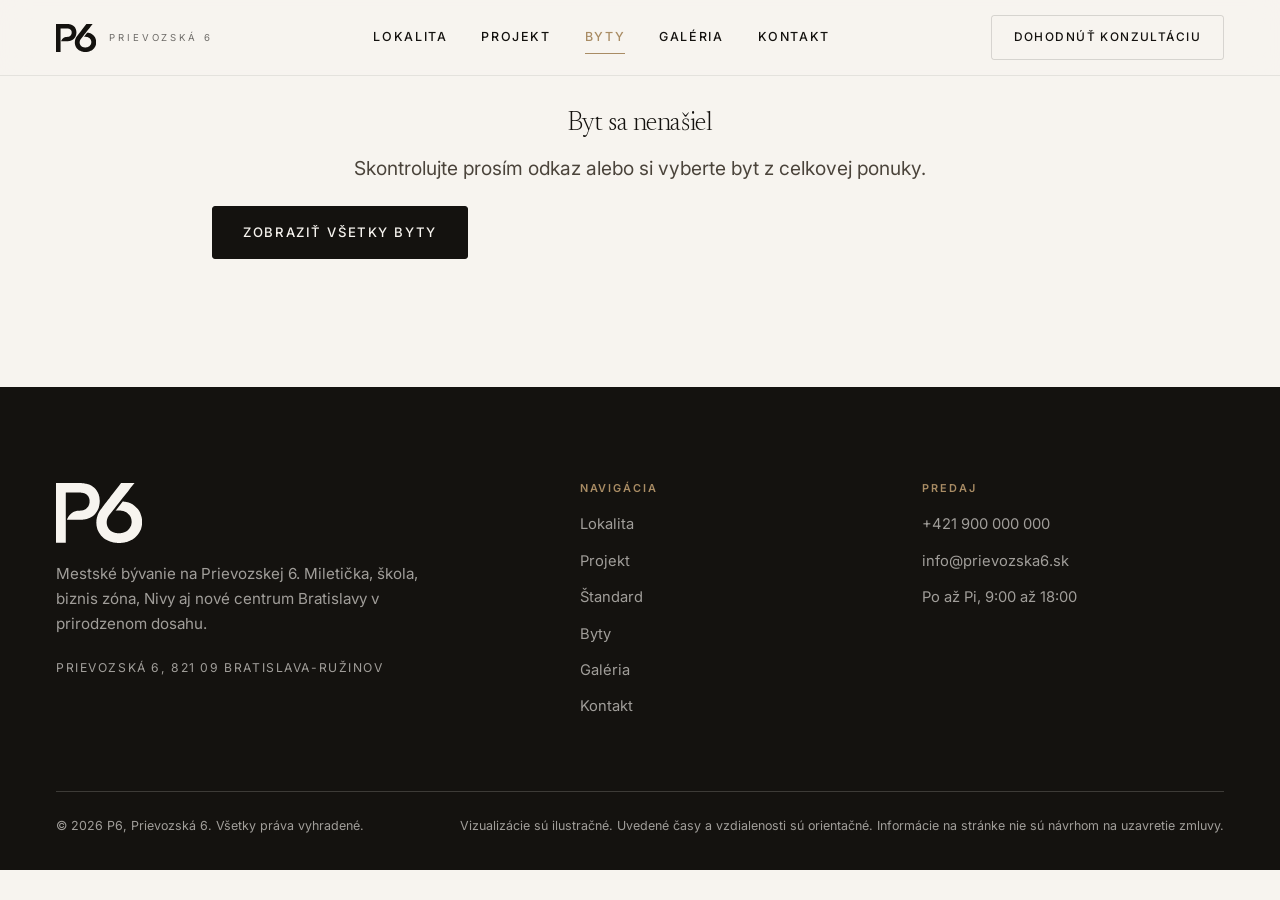
<file: byt.html>
<!DOCTYPE html>
<html lang="sk">
<head>
<meta charset="UTF-8">
<meta name="viewport" content="width=device-width, initial-scale=1">
<title>Detail bytu | P6</title>
<meta name="description" content="Detail bytu: dispozícia, výmery jednotlivých miestností, orientácia, cena a dostupnosť.">
<link rel="canonical" href="https://prievozska6.sk/byt.html">
<meta property="og:type" content="website">
<meta property="og:site_name" content="P6">
<meta property="og:locale" content="sk_SK">
<meta property="og:title" content="Detail bytu | P6">
<meta property="og:description" content="Detail bytu: dispozícia, výmery jednotlivých miestností, orientácia, cena a dostupnosť.">
<meta property="og:url" content="https://prievozska6.sk/byt.html">
<meta name="theme-color" content="#14120F">
<link rel="icon" href="favicon.svg" type="image/svg+xml">
<meta name="robots" content="noindex, nofollow">
<link rel="preconnect" href="https://fonts.googleapis.com">
<link rel="preconnect" href="https://fonts.gstatic.com" crossorigin>
<link rel="preload" href="assets/fonts/newsreader-normal-latin.woff2" as="font" type="font/woff2" crossorigin>
<link href="https://fonts.googleapis.com/css2?family=Inter:wght@300;400;500;600&display=swap" rel="stylesheet">
<link rel="stylesheet" href="assets/css/site.css?v=62">
</head>
<body>
<a class="skip-link" href="#main">Preskočiť na obsah</a>
<header class="nav nav--solid" data-nav="solid">
  <div class="nav__inner">
    <a class="brand" href="index.html" aria-label="P6, domov">
      <span class="brand__mark"><svg class="brand__logo" viewBox="100 100 678 472" fill="currentColor" aria-hidden="true" focusable="false"><path d="M718 100H613L609 104L599 118L559 168L553 177L531 204L519 221L515 225L506 238L502 242L499 247L495 251L489 260L485 264L476 277L472 281L460 298L450 310L441 324L431 344V346L429 349L428 354L425 360V363L421 375V379L419 385V392L418 393V406L417 407L419 437L420 438V442L421 443V447L422 448L423 455L427 467L438 490L454 513L476 534L487 542L504 551L506 553H508L525 561L531 563H534L538 565H541L550 568H554L555 569L568 570L569 571H579L580 572H613L614 571H624L625 570L637 569L638 568H642L643 567L658 564L667 561L670 559H672L675 557H677L684 553L690 551L692 549L699 546L718 533L724 527H725L743 508L753 494L764 474V472L767 467L772 452V449L774 444V440L775 439V435L776 434L777 416L778 415V399L777 398V386L776 385V379L775 378L774 369L763 336L755 321L747 309L738 298L719 280L702 268L682 258H680L677 256L665 252H662L653 249L643 248L642 247H635L634 246H625L569 318H572L573 317H610L611 318H617L618 319H622L623 320L630 321L639 324L653 331L663 338L670 345H671L677 352L684 362L689 372L692 381V384L694 389V396L695 397V414L694 415V421L693 422V426L692 427V430L690 436L687 441L686 445L676 460L663 473L652 481L638 488L626 492L618 493L617 494H611L610 495H599L598 496L579 495L578 494L567 493L566 492H563L551 488L539 482L529 475L517 463L510 453L505 443L502 434V431L500 426V420L499 419V401L500 400V394L501 393L502 385L506 376V374L516 356L563 297L573 283L581 274L584 269L592 260L595 255L603 246L624 218L666 166L687 138L718 100Z"/><path d="M360 112L345 107L338 106L337 105H333L327 103H322L321 102H315L314 101H303L302 100H100V571H177V176L178 175H296L297 176H304L305 177L314 178L323 181L335 187L343 193L350 200L355 207L360 217L362 223V226L363 227V231L364 232V256L363 257V261L362 262L361 269L359 272L357 279L352 287L339 301L332 306L314 314H311L306 316H302L301 317H292L291 318H270L269 319H264L263 320H259L255 322H252L236 329L220 340L206 354L196 368L188 383L186 390H298L299 389H311L312 388L325 387L326 386H330L331 385L342 383L357 378L362 375H364L388 361L398 353L409 342L423 323L427 314L429 312V310L434 300L438 288V285L441 276L442 265L443 264V254L444 253V232L443 231L442 214L441 213V209L440 208V204L437 196V193L427 170L425 168L421 160L411 147L401 137L391 129L377 120L360 112Z"/></svg></span>
      <span class="brand__sub">Prievozská 6</span>
    </a>
    <nav class="nav__links" aria-label="Hlavná navigácia"><a class="nav__link" href="index.html#lokalita">Lokalita</a><a class="nav__link" href="index.html#projekt">Projekt</a><a class="nav__link" href="byty.html" aria-current="page">Byty</a><a class="nav__link" href="galeria.html">Galéria</a><a class="nav__link" href="kontakt.html">Kontakt</a></nav>
    <div class="nav__actions">
      <a class="btn btn--ghost nav__cta" href="kontakt.html">Dohodnúť konzultáciu</a>
      <button class="nav__burger" type="button" data-drawer-open aria-expanded="false" aria-controls="drawer" aria-label="Otvoriť menu"><svg viewBox="0 0 24 24" fill="none" stroke="currentColor" stroke-width="1.6" stroke-linecap="round" stroke-linejoin="round" aria-hidden="true" ><path d="M4 7h16M4 12h16M4 17h16"/></svg></button>
    </div>
  </div>
  <div class="readbar"><span data-readbar></span></div>
</header>

<div class="drawer" id="drawer" data-drawer data-open="false" aria-hidden="true">
  <div class="drawer__top">
    <a class="brand" href="index.html" aria-label="P6, domov"><span class="brand__mark"><svg class="brand__logo" viewBox="100 100 678 472" fill="currentColor" aria-hidden="true" focusable="false"><path d="M718 100H613L609 104L599 118L559 168L553 177L531 204L519 221L515 225L506 238L502 242L499 247L495 251L489 260L485 264L476 277L472 281L460 298L450 310L441 324L431 344V346L429 349L428 354L425 360V363L421 375V379L419 385V392L418 393V406L417 407L419 437L420 438V442L421 443V447L422 448L423 455L427 467L438 490L454 513L476 534L487 542L504 551L506 553H508L525 561L531 563H534L538 565H541L550 568H554L555 569L568 570L569 571H579L580 572H613L614 571H624L625 570L637 569L638 568H642L643 567L658 564L667 561L670 559H672L675 557H677L684 553L690 551L692 549L699 546L718 533L724 527H725L743 508L753 494L764 474V472L767 467L772 452V449L774 444V440L775 439V435L776 434L777 416L778 415V399L777 398V386L776 385V379L775 378L774 369L763 336L755 321L747 309L738 298L719 280L702 268L682 258H680L677 256L665 252H662L653 249L643 248L642 247H635L634 246H625L569 318H572L573 317H610L611 318H617L618 319H622L623 320L630 321L639 324L653 331L663 338L670 345H671L677 352L684 362L689 372L692 381V384L694 389V396L695 397V414L694 415V421L693 422V426L692 427V430L690 436L687 441L686 445L676 460L663 473L652 481L638 488L626 492L618 493L617 494H611L610 495H599L598 496L579 495L578 494L567 493L566 492H563L551 488L539 482L529 475L517 463L510 453L505 443L502 434V431L500 426V420L499 419V401L500 400V394L501 393L502 385L506 376V374L516 356L563 297L573 283L581 274L584 269L592 260L595 255L603 246L624 218L666 166L687 138L718 100Z"/><path d="M360 112L345 107L338 106L337 105H333L327 103H322L321 102H315L314 101H303L302 100H100V571H177V176L178 175H296L297 176H304L305 177L314 178L323 181L335 187L343 193L350 200L355 207L360 217L362 223V226L363 227V231L364 232V256L363 257V261L362 262L361 269L359 272L357 279L352 287L339 301L332 306L314 314H311L306 316H302L301 317H292L291 318H270L269 319H264L263 320H259L255 322H252L236 329L220 340L206 354L196 368L188 383L186 390H298L299 389H311L312 388L325 387L326 386H330L331 385L342 383L357 378L362 375H364L388 361L398 353L409 342L423 323L427 314L429 312V310L434 300L438 288V285L441 276L442 265L443 264V254L444 253V232L443 231L442 214L441 213V209L440 208V204L437 196V193L427 170L425 168L421 160L411 147L401 137L391 129L377 120L360 112Z"/></svg></span><span class="brand__sub">Prievozská 6</span></a>
    <button class="drawer__close" type="button" data-drawer-close aria-label="Zavrieť menu"><svg viewBox="0 0 24 24" fill="none" stroke="currentColor" stroke-width="1.6" stroke-linecap="round" stroke-linejoin="round" aria-hidden="true" ><path d="M6 6l12 12M18 6L6 18"/></svg></button>
  </div>
  <nav class="drawer__links" aria-label="Mobilná navigácia"><a class="drawer__link" href="index.html#lokalita">Lokalita</a><a class="drawer__link" href="index.html#projekt">Projekt</a><a class="drawer__link" href="byty.html" aria-current="page">Byty</a><a class="drawer__link" href="galeria.html">Galéria</a><a class="drawer__link" href="kontakt.html">Kontakt</a></nav>
  <div class="drawer__foot">
    <a href="tel:+421900000000">+421 900 000 000</a>
    <a href="mailto:info@prievozska6.sk">info@prievozska6.sk</a>
  </div>
</div>
<main id="main" data-detail>
<section class="page-head">
  <div class="shell">
    <nav class="crumbs" aria-label="Omrvinková navigácia" style="margin-bottom:22px">
      <a href="index.html">Domov</a><span aria-hidden="true">/</span>
      <a href="byty.html">Byty</a><span aria-hidden="true">/</span>
      <span data-crumb>Detail</span>
    </nav>
    <div data-head></div>
  </div>
</section>

<section class="section section--tight" style="padding-top:0">
  <div class="shell">
    <div class="detail">
      <div class="stack">
        <dl class="spec" data-spec></dl>

        <div class="planwrap">
          <div>
            <div class="plan__head">
              <p class="eyebrow" style="margin:0">Pôdorys</p>
              <a class="link-arrow" data-plan-download href="#" download>Stiahnuť pôdorys <svg viewBox="0 0 24 24" fill="none" stroke="currentColor" stroke-width="1.6" stroke-linecap="round" stroke-linejoin="round" aria-hidden="true" ><path d="M5 12h14M13 6l6 6-6 6"/></svg></a>
            </div>
            <div class="plan" data-plan></div>
            <p class="form__note" style="margin-top:14px">Uvedené výmery sú orientačné a vychádzajú z podkladov architekta. Ide o rekonštrukciu existujúceho skeletu, preto sú možné odchýlky a plochy sa môžu zmeniť. Výmery balkónov nie sú definitívne potvrdené. Investor si vyhradzuje právo na zmeny.</p>
          </div>
          <div class="stack" style="gap:26px">
            <div>
              <p class="eyebrow">Výmery miestností</p>
              <table class="rooms" data-rooms>
                <thead><tr><th scope="col">Miestnosť</th><th scope="col">Plocha</th></tr></thead>
                <tbody data-rooms-in></tbody>
                <tbody class="rooms__sum"><tr><td>Interiér spolu</td><td data-sum-in>…</td></tr></tbody>
                <tbody data-rooms-ext></tbody>
                <tfoot><tr><td>Spolu</td><td data-sum-all>…</td></tr></tfoot>
              </table>
            </div>
          </div>
        </div>

        <div>
          <p class="eyebrow">Poloha v dome</p>
          <div data-floorplan></div>
          <div class="legend legend--tight">
            <span class="legend__item legend__item--static"><span class="legend__dot legend__dot--ok"></span>Voľný</span>
            <span class="legend__item legend__item--static"><span class="legend__dot legend__dot--warn"></span>Rezervovaný</span>
            <span class="legend__item legend__item--static"><span class="legend__dot legend__dot--off"></span>Predaný</span>
            <span class="legend__item legend__item--static"><span class="legend__dot legend__dot--this"></span>Tento byt</span>
          </div>
          <p class="form__note" style="margin-top:8px">Kliknutím na iný byt na podlaží sa presuniete na jeho detail. Šípkami ← → prechádzate dom po poradí.</p>
        </div>

        <div data-tourslot></div>

        <div class="grid-2" style="gap:16px">
          <figure class="photo"><img class="photo__img" src="assets/img/byt-spalna.webp?v=62" alt="Ilustračná spálňa: manželská posteľ, dubová podlaha, okno so záclonou" loading="lazy" decoding="async" onload="this.closest('.photo').classList.add('has-img')" onerror="this.remove()"><svg viewBox="0 0 24 24" fill="none" stroke="currentColor" stroke-width="1.6" stroke-linecap="round" stroke-linejoin="round" aria-hidden="true" ><path d="M14.5 4h-5L8 6H4a2 2 0 0 0-2 2v10a2 2 0 0 0 2 2h16a2 2 0 0 0 2-2V8a2 2 0 0 0-2-2h-4l-1.5-2Z"/><circle cx="12" cy="13" r="3.5"/></svg><b>Fotografie bytu</b><span class="photo__cap">Doplníme po fotodokumentácii</span><figcaption class="photo__credit">Ilustračný obrázok</figcaption></figure>
          <figure class="photo"><img class="photo__img" src="assets/img/interier.webp?v=62" alt="Ilustračná obývačka s jedálňou a balkónom" loading="lazy" decoding="async" onload="this.closest('.photo').classList.add('has-img')" onerror="this.remove()"><svg viewBox="0 0 24 24" fill="none" stroke="currentColor" stroke-width="1.6" stroke-linecap="round" stroke-linejoin="round" aria-hidden="true" ><circle cx="12" cy="12" r="4"/><path d="M12 2v2M12 20v2M4.9 4.9l1.4 1.4M17.7 17.7l1.4 1.4M2 12h2M20 12h2M4.9 19.1l1.4-1.4M17.7 6.3l1.4-1.4"/></svg><b>Vzorový interiér</b><span class="photo__cap">Doplníme po dokončení vzorového bytu</span><figcaption class="photo__credit">Ilustračný obrázok</figcaption></figure>
        </div>

        <div class="detail-nav" data-detailnav></div>
      </div>

      <aside class="aside" data-aside aria-label="Cena a kontakt"></aside>
    </div>
  </div>
</section>

<section class="section section--paper2" data-similar>
  <div class="shell shell-wide">
    <p class="eyebrow">Podobné byty</p>
    <h2 style="margin-bottom:clamp(26px,4vw,40px)">Rovnaká typológia</h2>
    <div class="ucards ucards--rail" data-similar-cards></div>
  </div>
</section>

<section class="section section--ink final" id="kontakt-cta">
  <div class="shell">
    <div class="grid-2">
      <div>
        <p class="eyebrow">Ďalší krok</p>
        <h2>Objavte bývanie<br>v správnej<br><em style="font-style:italic;color:var(--sand-2)">vzdialenosti</em></h2>
      </div>
      <div>
        <p class="lede">Povedzte nám, aký byt hľadáte. Predstavíme vám dostupné dispozície, orientáciu, exteriérové priestory aj ďalší postup.</p>
        <div class="final__actions">
          <a class="btn btn--light" href="byty.html?status=dostupny">Pozrieť dostupné byty <svg viewBox="0 0 24 24" fill="none" stroke="currentColor" stroke-width="1.6" stroke-linecap="round" stroke-linejoin="round" aria-hidden="true" ><path d="M5 12h14M13 6l6 6-6 6"/></svg></a>
          <a class="btn btn--onink" href="kontakt.html">Dohodnúť konzultáciu</a>
          <a class="btn btn--onink" href="kontakt.html?katalog=1">Stiahnuť katalóg</a>
        </div>
      </div>
    </div>
  </div>
</section>

</main>

<div class="sticky-cta" data-sticky-cta hidden></div>
<footer class="foot">
  <div class="shell shell-wide">
    <div class="foot__grid">
      <div>
        <div class="foot__brand"><svg class="foot__logo" viewBox="100 100 678 472" fill="currentColor" role="img" aria-label="P6" focusable="false"><path d="M718 100H613L609 104L599 118L559 168L553 177L531 204L519 221L515 225L506 238L502 242L499 247L495 251L489 260L485 264L476 277L472 281L460 298L450 310L441 324L431 344V346L429 349L428 354L425 360V363L421 375V379L419 385V392L418 393V406L417 407L419 437L420 438V442L421 443V447L422 448L423 455L427 467L438 490L454 513L476 534L487 542L504 551L506 553H508L525 561L531 563H534L538 565H541L550 568H554L555 569L568 570L569 571H579L580 572H613L614 571H624L625 570L637 569L638 568H642L643 567L658 564L667 561L670 559H672L675 557H677L684 553L690 551L692 549L699 546L718 533L724 527H725L743 508L753 494L764 474V472L767 467L772 452V449L774 444V440L775 439V435L776 434L777 416L778 415V399L777 398V386L776 385V379L775 378L774 369L763 336L755 321L747 309L738 298L719 280L702 268L682 258H680L677 256L665 252H662L653 249L643 248L642 247H635L634 246H625L569 318H572L573 317H610L611 318H617L618 319H622L623 320L630 321L639 324L653 331L663 338L670 345H671L677 352L684 362L689 372L692 381V384L694 389V396L695 397V414L694 415V421L693 422V426L692 427V430L690 436L687 441L686 445L676 460L663 473L652 481L638 488L626 492L618 493L617 494H611L610 495H599L598 496L579 495L578 494L567 493L566 492H563L551 488L539 482L529 475L517 463L510 453L505 443L502 434V431L500 426V420L499 419V401L500 400V394L501 393L502 385L506 376V374L516 356L563 297L573 283L581 274L584 269L592 260L595 255L603 246L624 218L666 166L687 138L718 100Z"/><path d="M360 112L345 107L338 106L337 105H333L327 103H322L321 102H315L314 101H303L302 100H100V571H177V176L178 175H296L297 176H304L305 177L314 178L323 181L335 187L343 193L350 200L355 207L360 217L362 223V226L363 227V231L364 232V256L363 257V261L362 262L361 269L359 272L357 279L352 287L339 301L332 306L314 314H311L306 316H302L301 317H292L291 318H270L269 319H264L263 320H259L255 322H252L236 329L220 340L206 354L196 368L188 383L186 390H298L299 389H311L312 388L325 387L326 386H330L331 385L342 383L357 378L362 375H364L388 361L398 353L409 342L423 323L427 314L429 312V310L434 300L438 288V285L441 276L442 265L443 264V254L444 253V232L443 231L442 214L441 213V209L440 208V204L437 196V193L427 170L425 168L421 160L411 147L401 137L391 129L377 120L360 112Z"/></svg></div>
        <p style="color:var(--text-inv-muted);max-width:38ch;font-size:.95rem">
          Mestské bývanie na Prievozskej 6. Miletička, škola, biznis zóna, Nivy aj nové centrum Bratislavy v prirodzenom dosahu.
        </p>
        <address class="foot__addr">Prievozská 6, 821 09 Bratislava-Ružinov</address>
      </div>
      <div>
        <h4>Navigácia</h4>
        <ul>
          <li><a href="index.html#lokalita">Lokalita</a></li>
          <li><a href="index.html#projekt">Projekt</a></li>
          <li><a href="index.html#standard">Štandard</a></li>
          <li><a href="byty.html">Byty</a></li>
          <li><a href="galeria.html">Galéria</a></li>
          <li><a href="kontakt.html">Kontakt</a></li>
        </ul>
      </div>
      <div>
        <h4>Predaj</h4>
        <ul>
          <li><a href="tel:+421900000000">+421 900 000 000</a></li>
          <li><a href="mailto:info@prievozska6.sk">info@prievozska6.sk</a></li>
          <li><span style="color:var(--text-inv-muted);font-size:.92rem">Po až Pi, 9:00 až 18:00</span></li>
        </ul>
      </div>
    </div>
    <div class="foot__bottom">
      <span>© <span data-year>2026</span> P6, Prievozská 6. Všetky práva vyhradené.</span>
      <span>Vizualizácie sú ilustračné. Uvedené časy a vzdialenosti sú orientačné. Informácie na stránke nie sú návrhom na uzavretie zmluvy.</span>
    </div>
  </div>
</footer>
<script src="assets/js/data.js?v=62"></script>
<script src="assets/js/site.js?v=62"></script>
<script src="assets/js/motion.js?v=62"></script>
<script src="assets/js/list.js?v=62"></script>
<script src="assets/js/floorplan.js?v=62"></script>
<script src="assets/js/tour.js?v=62"></script>
<script src="assets/js/detail.js?v=62"></script>
</body>
</html>
</file>
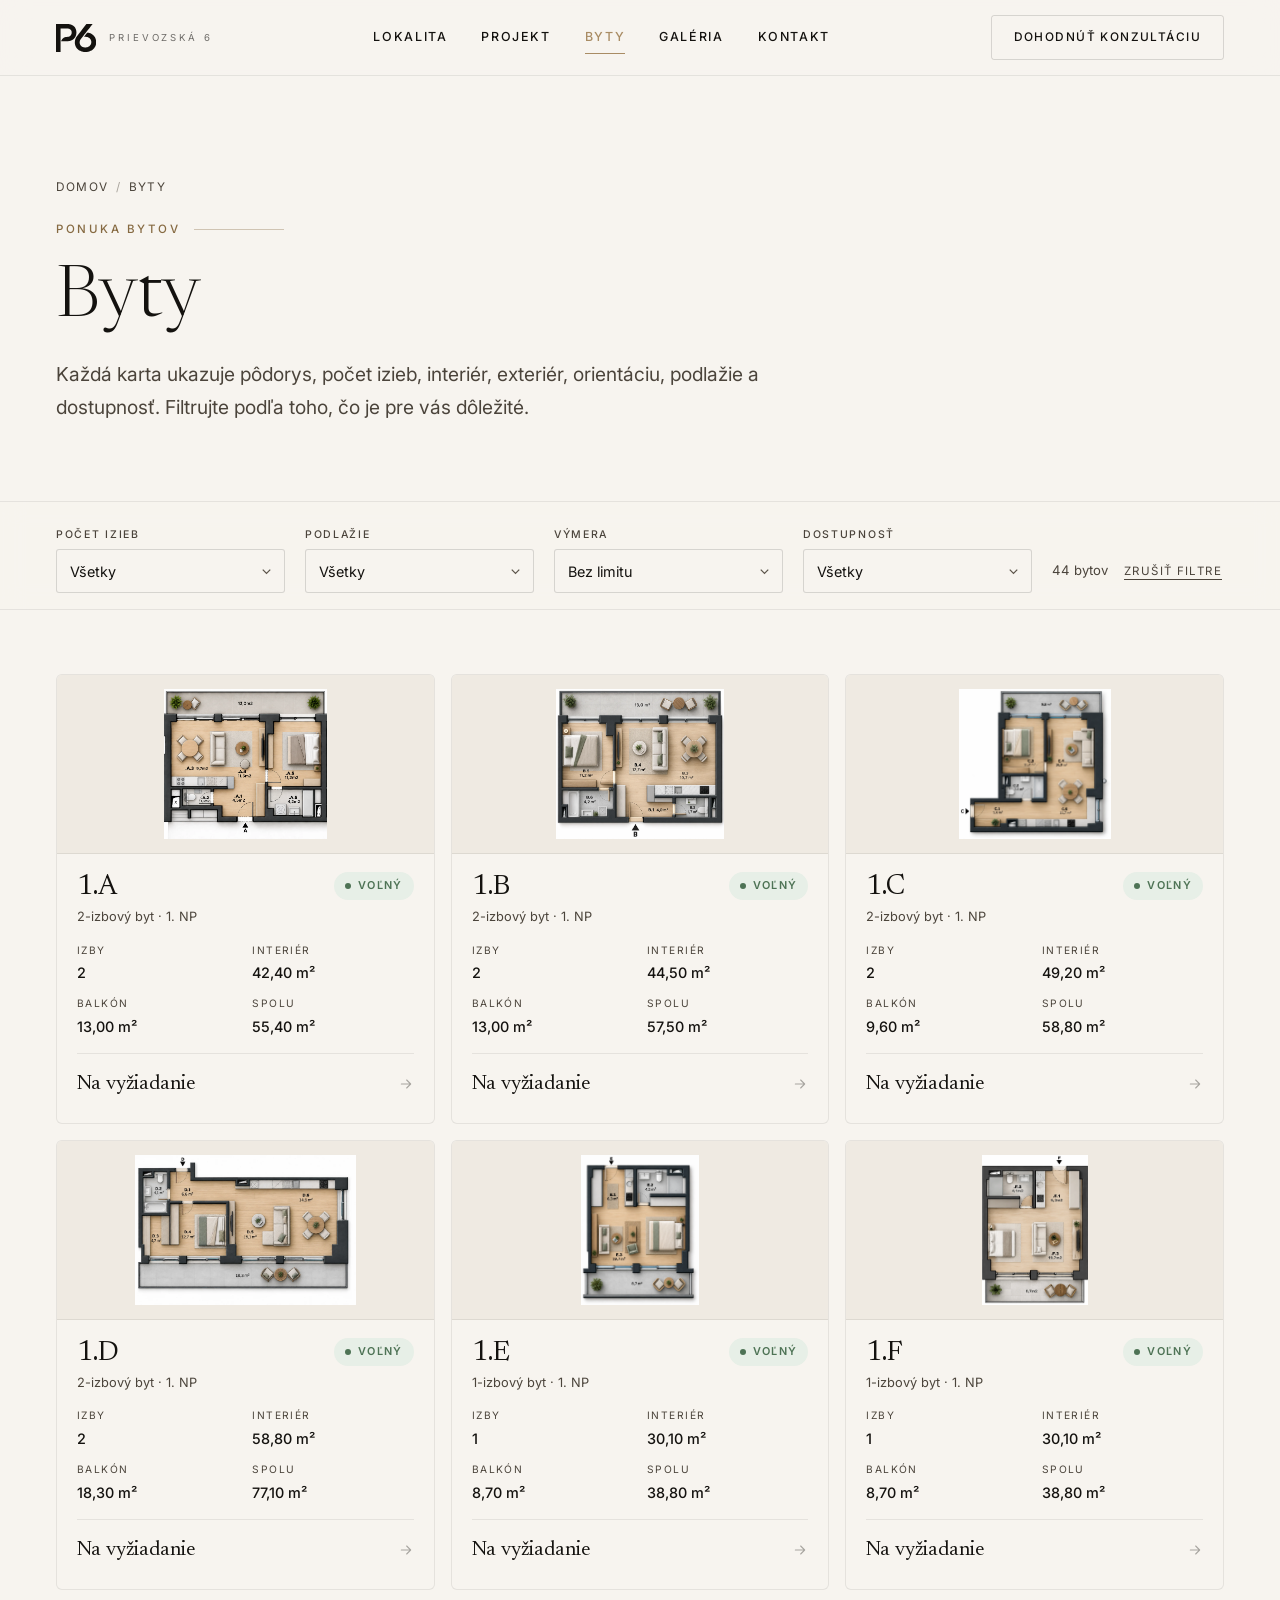
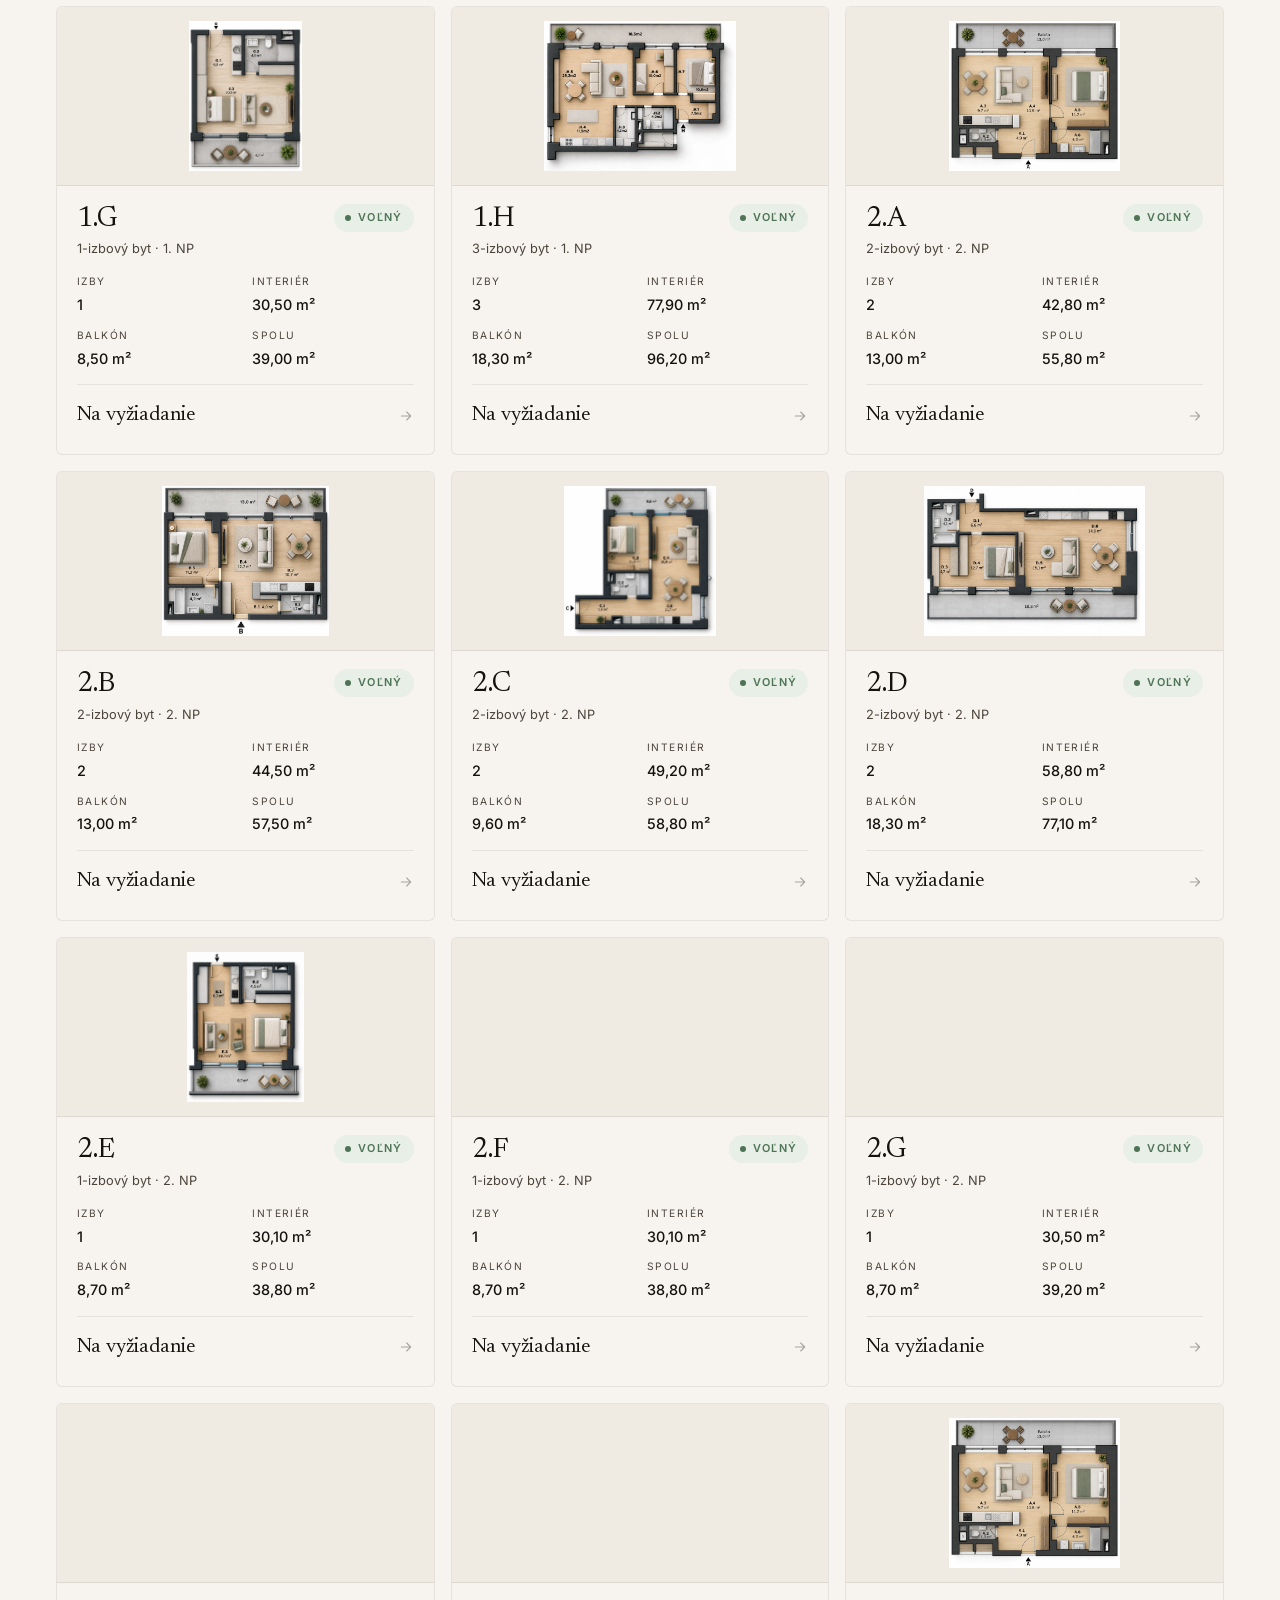
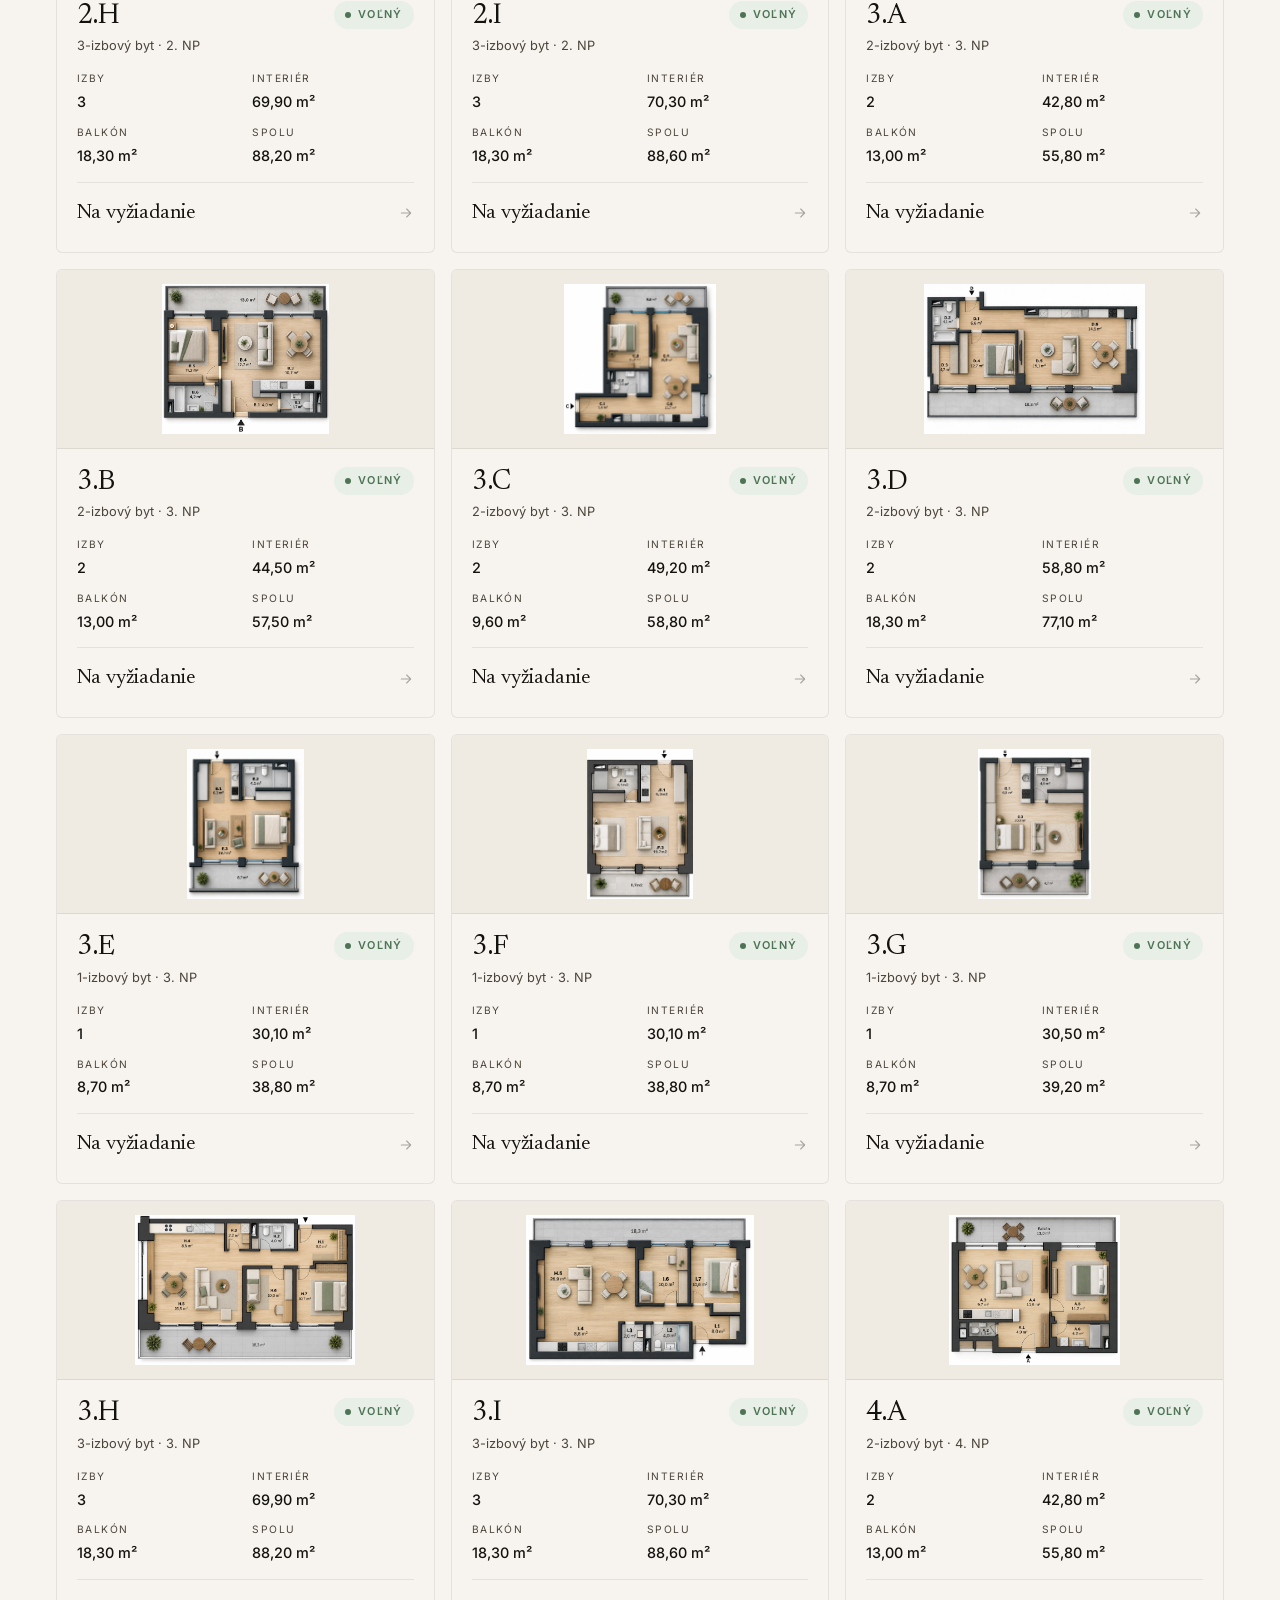
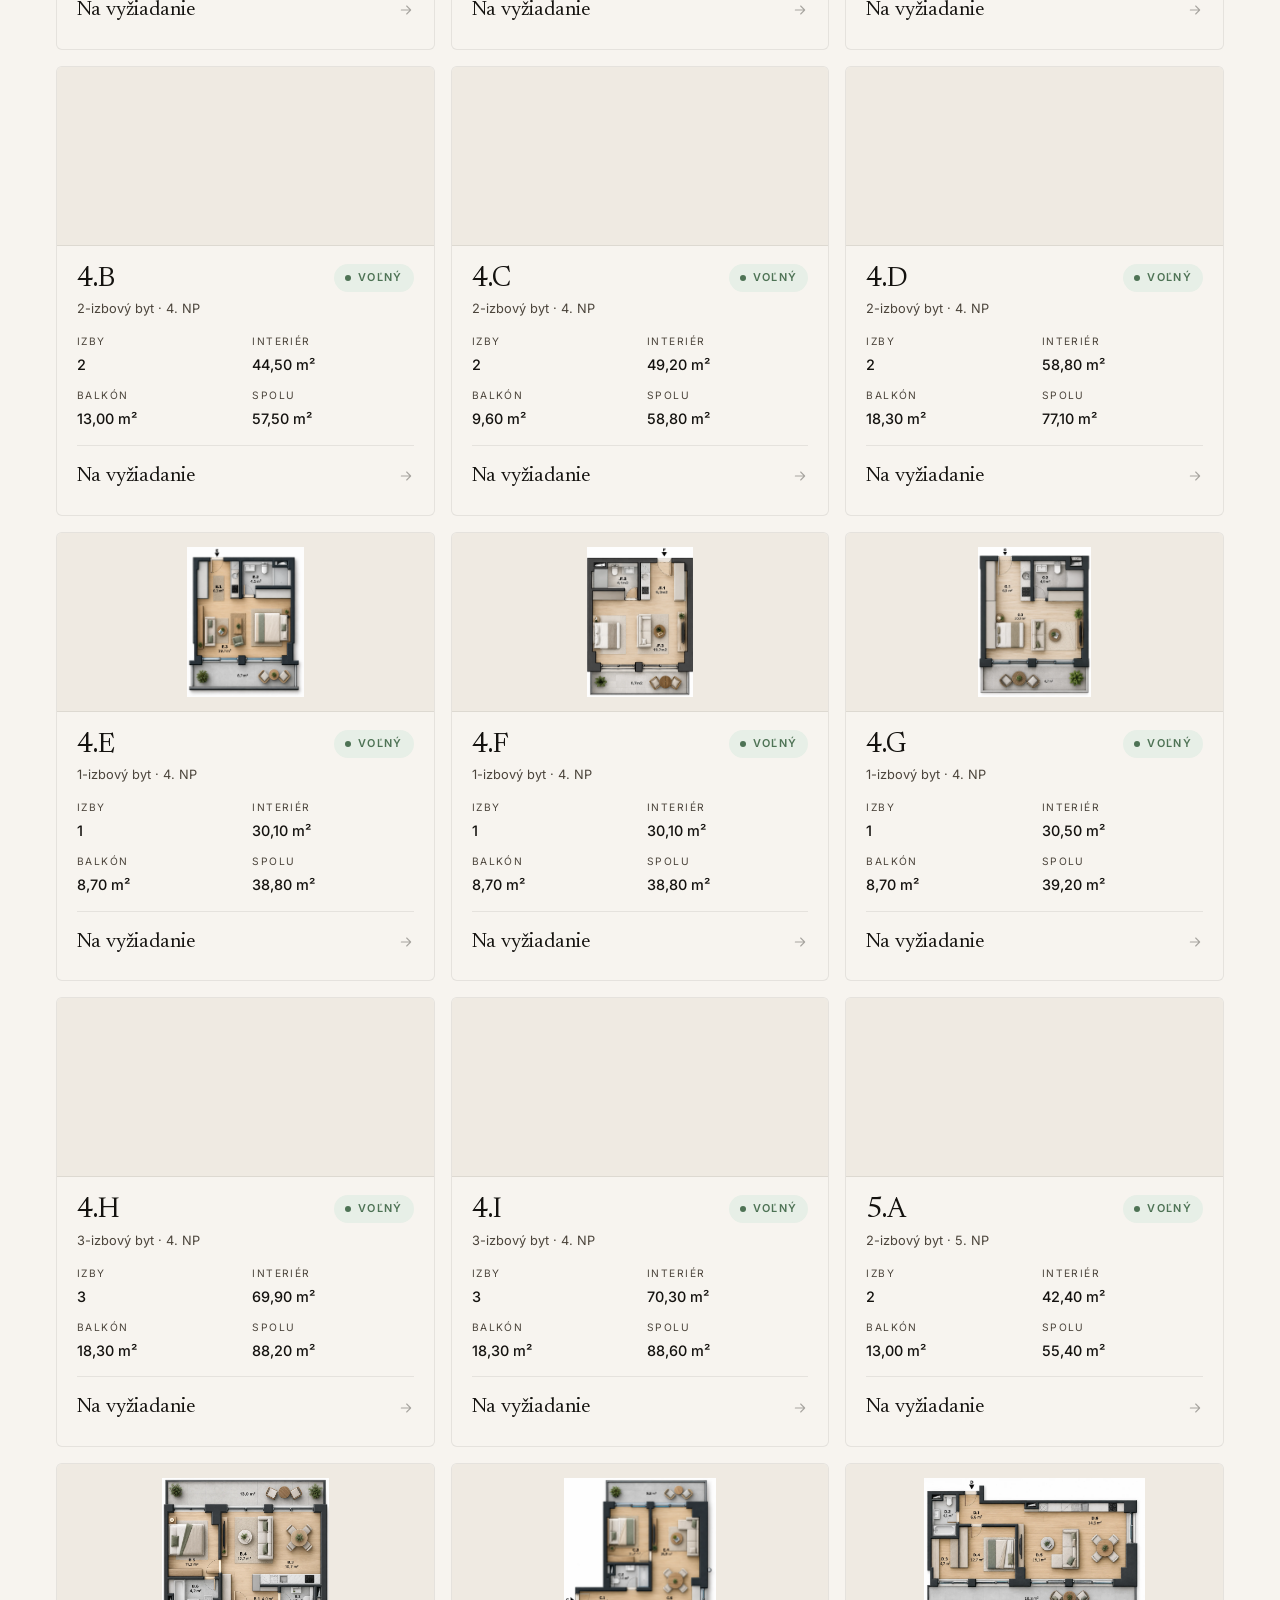
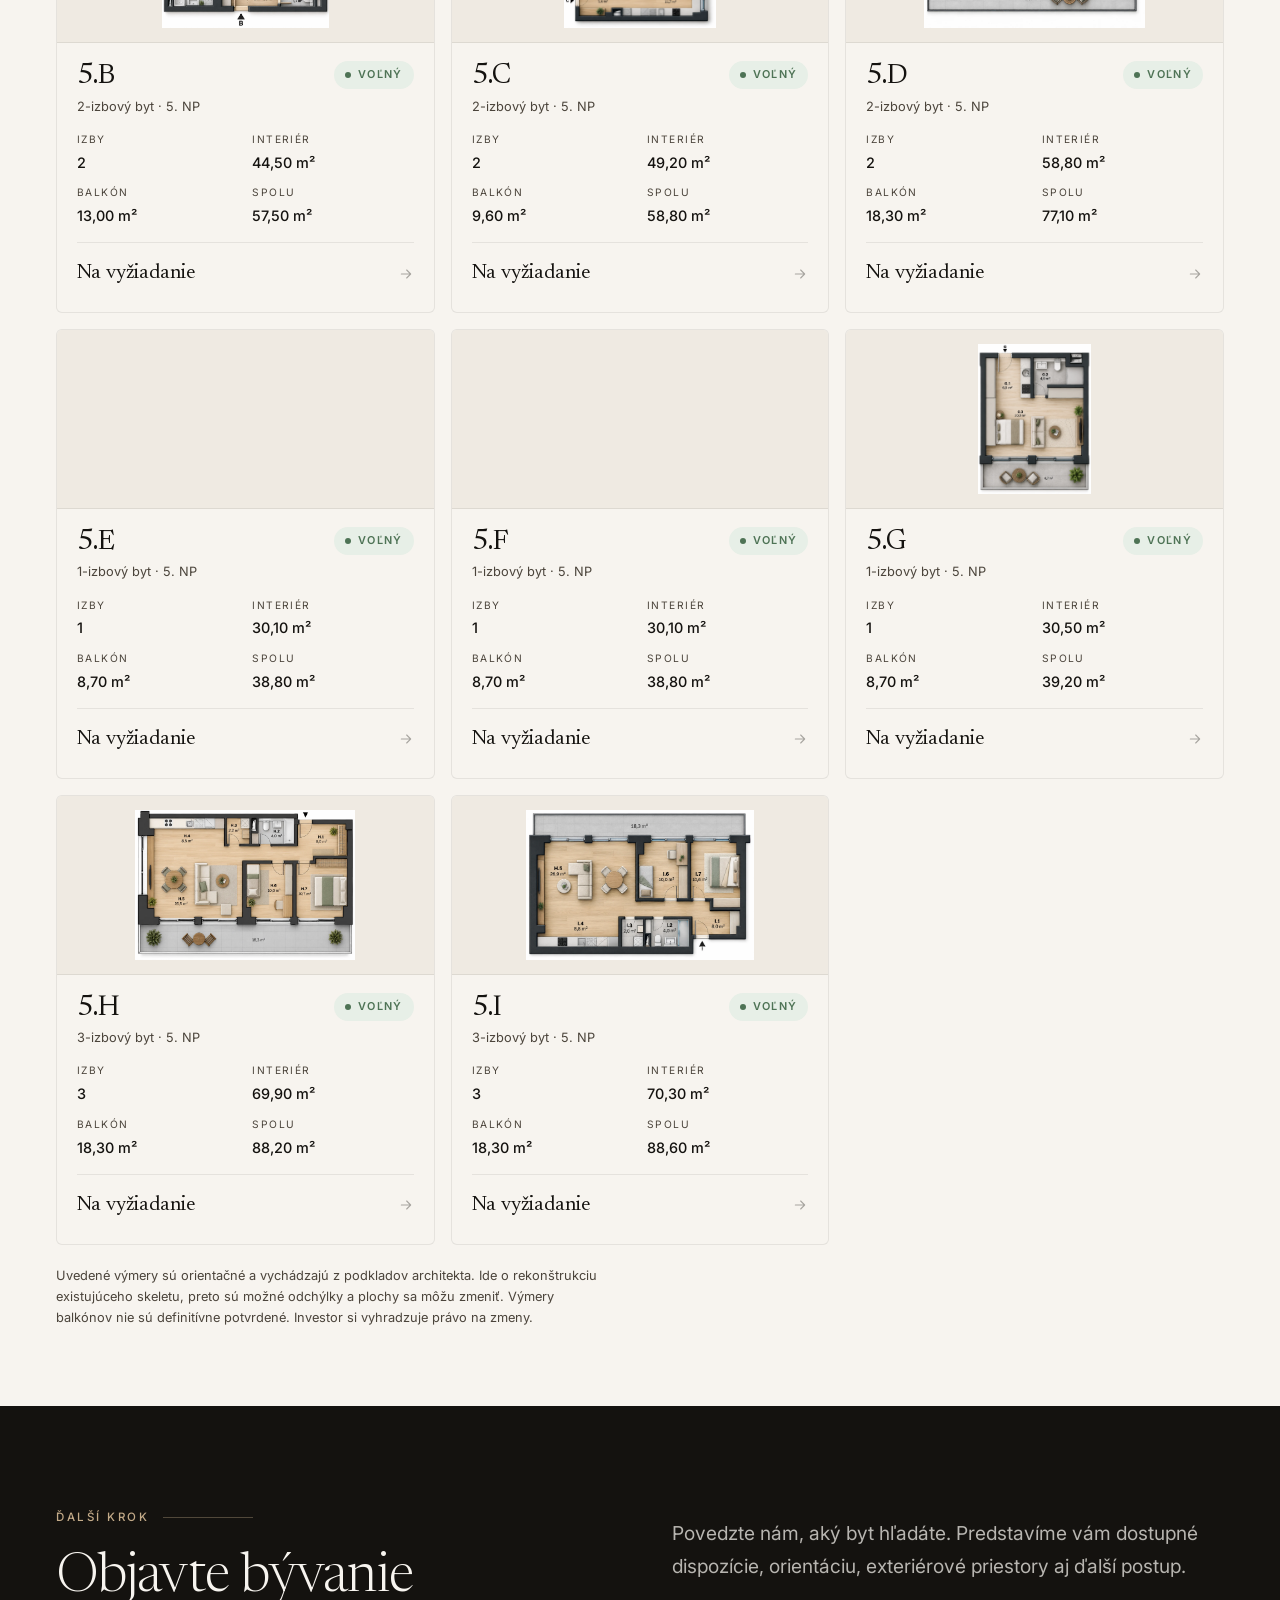
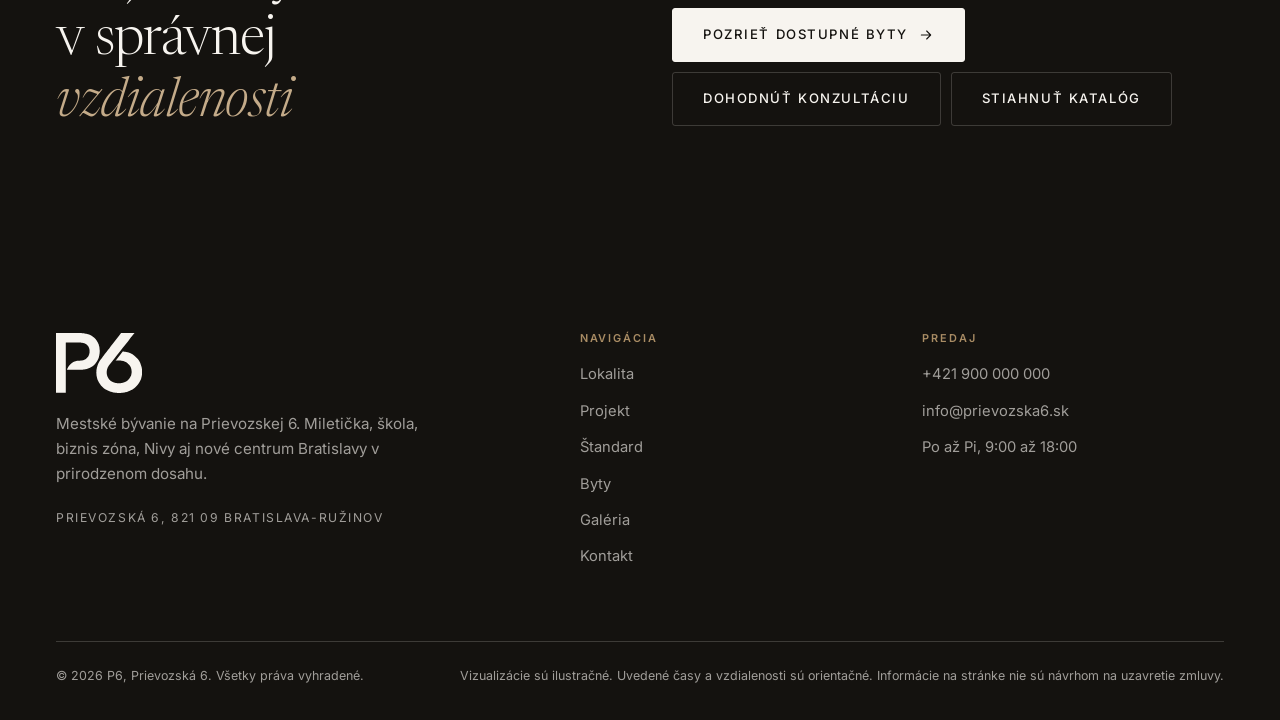
<file: byty.html>
<!DOCTYPE html>
<html lang="sk">
<head>
<meta charset="UTF-8">
<meta name="viewport" content="width=device-width, initial-scale=1">
<title>Byty | P6</title>
<meta name="description" content="Prehľad bytov na Prievozskej 6 s pôdorysom, výmerou, orientáciou a dostupnosťou. Filtrujte podľa izieb, podlažia, výmery, exteriéru, orientácie a dostupnosti.">
<link rel="canonical" href="https://prievozska6.sk/byty.html">
<meta property="og:type" content="website">
<meta property="og:site_name" content="P6">
<meta property="og:locale" content="sk_SK">
<meta property="og:title" content="Byty | P6">
<meta property="og:description" content="Prehľad bytov na Prievozskej 6 s pôdorysom, výmerou, orientáciou a dostupnosťou. Filtrujte podľa izieb, podlažia, výmery, exteriéru, orientácie a dostupnosti.">
<meta property="og:url" content="https://prievozska6.sk/byty.html">
<meta name="theme-color" content="#14120F">
<link rel="icon" href="favicon.svg" type="image/svg+xml">
<meta name="robots" content="noindex, nofollow">
<link rel="preconnect" href="https://fonts.googleapis.com">
<link rel="preconnect" href="https://fonts.gstatic.com" crossorigin>
<link rel="preload" href="assets/fonts/newsreader-normal-latin.woff2" as="font" type="font/woff2" crossorigin>
<link href="https://fonts.googleapis.com/css2?family=Inter:wght@300;400;500;600&display=swap" rel="stylesheet">
<link rel="stylesheet" href="assets/css/site.css?v=62">
</head>
<body>
<a class="skip-link" href="#main">Preskočiť na obsah</a>
<header class="nav nav--solid" data-nav="solid">
  <div class="nav__inner">
    <a class="brand" href="index.html" aria-label="P6, domov">
      <span class="brand__mark"><svg class="brand__logo" viewBox="100 100 678 472" fill="currentColor" aria-hidden="true" focusable="false"><path d="M718 100H613L609 104L599 118L559 168L553 177L531 204L519 221L515 225L506 238L502 242L499 247L495 251L489 260L485 264L476 277L472 281L460 298L450 310L441 324L431 344V346L429 349L428 354L425 360V363L421 375V379L419 385V392L418 393V406L417 407L419 437L420 438V442L421 443V447L422 448L423 455L427 467L438 490L454 513L476 534L487 542L504 551L506 553H508L525 561L531 563H534L538 565H541L550 568H554L555 569L568 570L569 571H579L580 572H613L614 571H624L625 570L637 569L638 568H642L643 567L658 564L667 561L670 559H672L675 557H677L684 553L690 551L692 549L699 546L718 533L724 527H725L743 508L753 494L764 474V472L767 467L772 452V449L774 444V440L775 439V435L776 434L777 416L778 415V399L777 398V386L776 385V379L775 378L774 369L763 336L755 321L747 309L738 298L719 280L702 268L682 258H680L677 256L665 252H662L653 249L643 248L642 247H635L634 246H625L569 318H572L573 317H610L611 318H617L618 319H622L623 320L630 321L639 324L653 331L663 338L670 345H671L677 352L684 362L689 372L692 381V384L694 389V396L695 397V414L694 415V421L693 422V426L692 427V430L690 436L687 441L686 445L676 460L663 473L652 481L638 488L626 492L618 493L617 494H611L610 495H599L598 496L579 495L578 494L567 493L566 492H563L551 488L539 482L529 475L517 463L510 453L505 443L502 434V431L500 426V420L499 419V401L500 400V394L501 393L502 385L506 376V374L516 356L563 297L573 283L581 274L584 269L592 260L595 255L603 246L624 218L666 166L687 138L718 100Z"/><path d="M360 112L345 107L338 106L337 105H333L327 103H322L321 102H315L314 101H303L302 100H100V571H177V176L178 175H296L297 176H304L305 177L314 178L323 181L335 187L343 193L350 200L355 207L360 217L362 223V226L363 227V231L364 232V256L363 257V261L362 262L361 269L359 272L357 279L352 287L339 301L332 306L314 314H311L306 316H302L301 317H292L291 318H270L269 319H264L263 320H259L255 322H252L236 329L220 340L206 354L196 368L188 383L186 390H298L299 389H311L312 388L325 387L326 386H330L331 385L342 383L357 378L362 375H364L388 361L398 353L409 342L423 323L427 314L429 312V310L434 300L438 288V285L441 276L442 265L443 264V254L444 253V232L443 231L442 214L441 213V209L440 208V204L437 196V193L427 170L425 168L421 160L411 147L401 137L391 129L377 120L360 112Z"/></svg></span>
      <span class="brand__sub">Prievozská 6</span>
    </a>
    <nav class="nav__links" aria-label="Hlavná navigácia"><a class="nav__link" href="index.html#lokalita">Lokalita</a><a class="nav__link" href="index.html#projekt">Projekt</a><a class="nav__link" href="byty.html" aria-current="page">Byty</a><a class="nav__link" href="galeria.html">Galéria</a><a class="nav__link" href="kontakt.html">Kontakt</a></nav>
    <div class="nav__actions">
      <a class="btn btn--ghost nav__cta" href="kontakt.html">Dohodnúť konzultáciu</a>
      <button class="nav__burger" type="button" data-drawer-open aria-expanded="false" aria-controls="drawer" aria-label="Otvoriť menu"><svg viewBox="0 0 24 24" fill="none" stroke="currentColor" stroke-width="1.6" stroke-linecap="round" stroke-linejoin="round" aria-hidden="true" ><path d="M4 7h16M4 12h16M4 17h16"/></svg></button>
    </div>
  </div>
  <div class="readbar"><span data-readbar></span></div>
</header>

<div class="drawer" id="drawer" data-drawer data-open="false" aria-hidden="true">
  <div class="drawer__top">
    <a class="brand" href="index.html" aria-label="P6, domov"><span class="brand__mark"><svg class="brand__logo" viewBox="100 100 678 472" fill="currentColor" aria-hidden="true" focusable="false"><path d="M718 100H613L609 104L599 118L559 168L553 177L531 204L519 221L515 225L506 238L502 242L499 247L495 251L489 260L485 264L476 277L472 281L460 298L450 310L441 324L431 344V346L429 349L428 354L425 360V363L421 375V379L419 385V392L418 393V406L417 407L419 437L420 438V442L421 443V447L422 448L423 455L427 467L438 490L454 513L476 534L487 542L504 551L506 553H508L525 561L531 563H534L538 565H541L550 568H554L555 569L568 570L569 571H579L580 572H613L614 571H624L625 570L637 569L638 568H642L643 567L658 564L667 561L670 559H672L675 557H677L684 553L690 551L692 549L699 546L718 533L724 527H725L743 508L753 494L764 474V472L767 467L772 452V449L774 444V440L775 439V435L776 434L777 416L778 415V399L777 398V386L776 385V379L775 378L774 369L763 336L755 321L747 309L738 298L719 280L702 268L682 258H680L677 256L665 252H662L653 249L643 248L642 247H635L634 246H625L569 318H572L573 317H610L611 318H617L618 319H622L623 320L630 321L639 324L653 331L663 338L670 345H671L677 352L684 362L689 372L692 381V384L694 389V396L695 397V414L694 415V421L693 422V426L692 427V430L690 436L687 441L686 445L676 460L663 473L652 481L638 488L626 492L618 493L617 494H611L610 495H599L598 496L579 495L578 494L567 493L566 492H563L551 488L539 482L529 475L517 463L510 453L505 443L502 434V431L500 426V420L499 419V401L500 400V394L501 393L502 385L506 376V374L516 356L563 297L573 283L581 274L584 269L592 260L595 255L603 246L624 218L666 166L687 138L718 100Z"/><path d="M360 112L345 107L338 106L337 105H333L327 103H322L321 102H315L314 101H303L302 100H100V571H177V176L178 175H296L297 176H304L305 177L314 178L323 181L335 187L343 193L350 200L355 207L360 217L362 223V226L363 227V231L364 232V256L363 257V261L362 262L361 269L359 272L357 279L352 287L339 301L332 306L314 314H311L306 316H302L301 317H292L291 318H270L269 319H264L263 320H259L255 322H252L236 329L220 340L206 354L196 368L188 383L186 390H298L299 389H311L312 388L325 387L326 386H330L331 385L342 383L357 378L362 375H364L388 361L398 353L409 342L423 323L427 314L429 312V310L434 300L438 288V285L441 276L442 265L443 264V254L444 253V232L443 231L442 214L441 213V209L440 208V204L437 196V193L427 170L425 168L421 160L411 147L401 137L391 129L377 120L360 112Z"/></svg></span><span class="brand__sub">Prievozská 6</span></a>
    <button class="drawer__close" type="button" data-drawer-close aria-label="Zavrieť menu"><svg viewBox="0 0 24 24" fill="none" stroke="currentColor" stroke-width="1.6" stroke-linecap="round" stroke-linejoin="round" aria-hidden="true" ><path d="M6 6l12 12M18 6L6 18"/></svg></button>
  </div>
  <nav class="drawer__links" aria-label="Mobilná navigácia"><a class="drawer__link" href="index.html#lokalita">Lokalita</a><a class="drawer__link" href="index.html#projekt">Projekt</a><a class="drawer__link" href="byty.html" aria-current="page">Byty</a><a class="drawer__link" href="galeria.html">Galéria</a><a class="drawer__link" href="kontakt.html">Kontakt</a></nav>
  <div class="drawer__foot">
    <a href="tel:+421900000000">+421 900 000 000</a>
    <a href="mailto:info@prievozska6.sk">info@prievozska6.sk</a>
  </div>
</div>
<main id="main" data-list>
<section class="page-head">
  <div class="shell">
    <nav class="crumbs" aria-label="Omrvinková navigácia" style="margin-bottom:22px">
      <a href="index.html">Domov</a><span aria-hidden="true">/</span><span>Byty</span></nav>
    <p class="eyebrow">Ponuka bytov</p>
    <h1>Byty</h1>
    <p class="lede maxw">Každá karta ukazuje pôdorys, počet izieb, interiér, exteriér, orientáciu, podlažie a dostupnosť. Filtrujte podľa toho, čo je pre vás dôležité.</p>
  </div>
</section>

<div class="filters">
  <div class="shell">
    <form class="filters__inner" role="search" aria-label="Filtrovanie bytov" onsubmit="return false">
      <div class="filters__bar">
        <button type="button" class="filters__toggle" data-filter-toggle aria-expanded="false" aria-controls="filter-fields">
          <svg viewBox="0 0 24 24" fill="none" stroke="currentColor" stroke-width="1.6" stroke-linecap="round" stroke-linejoin="round" aria-hidden="true" ><path d="M4 6h10M18 6h2M4 12h2M10 12h10M4 18h10M18 18h2"/><circle cx="16" cy="6" r="2"/><circle cx="8" cy="12" r="2"/><circle cx="16" cy="18" r="2"/></svg><span>Filtre</span><span class="filters__badge" data-filter-badge hidden></span>
        </button>
        <span class="filters__count" data-count aria-live="polite">…</span>
        <button type="button" class="filters__reset" data-reset>Zrušiť filtre</button>
      </div>

      <div class="filters__scrim" data-filter-scrim hidden></div>
      <div class="filters__fields" id="filter-fields">
      <div class="filters__sheet-head"><span>Filtre</span>
        <button type="button" class="filters__sheet-close" data-filter-close aria-label="Zavrieť filtre"><svg viewBox="0 0 24 24" fill="none" stroke="currentColor" stroke-width="1.6" stroke-linecap="round" stroke-linejoin="round" aria-hidden="true" ><path d="M6 6l12 12M18 6L6 18"/></svg></button></div>
      <div class="field"><label for="f-rooms">Počet izieb</label>
        <select id="f-rooms"><option value="">Všetky</option><option value="1">1-izbový</option><option value="2">2-izbový</option><option value="3">3-izbový</option></select></div>
      <div class="field"><label for="f-floor">Podlažie</label>
        <select id="f-floor"><option value="">Všetky</option><option value="1">1. NP</option><option value="2">2. NP</option><option value="3">3. NP</option><option value="4">4. NP</option><option value="5">5. NP</option></select></div>
      <div class="field"><label for="f-area">Výmera</label>
        <select id="f-area"><option value="">Bez limitu</option><option value="35">od 35 m²</option><option value="45">od 45 m²</option><option value="55">od 55 m²</option><option value="65">od 65 m²</option><option value="75">od 75 m²</option></select></div>
      <div class="field"><label for="f-status">Dostupnosť</label>
        <select id="f-status"><option value="">Všetky</option><option value="dostupny">Voľné</option><option value="rezervovany">Rezervované</option><option value="predany">Predané</option></select></div>
      <button type="button" class="btn btn--primary filters__apply" data-filter-close>Zobraziť <span data-count>…</span></button>
      </div>
    </form>
  </div>
</div>

<section class="section section--tight">
  <div class="shell shell-wide">
    <div class="ucards" data-cards></div>
    <div class="empty" data-empty hidden>
      <h3>Žiadny byt nezodpovedá filtrom</h3>
      <p class="lede" style="margin-inline:auto">Skúste uvoľniť niektorý z filtrov. Alebo nám napíšte a nájdeme vám najbližšiu alternatívu.</p>
      <p><a class="btn btn--ghost" href="kontakt.html">Napísať nám</a></p>
    </div>
    <p class="form__note" style="margin-top:20px">Uvedené výmery sú orientačné a vychádzajú z podkladov architekta. Ide o rekonštrukciu existujúceho skeletu, preto sú možné odchýlky a plochy sa môžu zmeniť. Výmery balkónov nie sú definitívne potvrdené. Investor si vyhradzuje právo na zmeny.</p>
  </div>
</section>

<section class="section section--ink final" id="kontakt-cta">
  <div class="shell">
    <div class="grid-2">
      <div>
        <p class="eyebrow">Ďalší krok</p>
        <h2>Objavte bývanie<br>v správnej<br><em style="font-style:italic;color:var(--sand-2)">vzdialenosti</em></h2>
      </div>
      <div>
        <p class="lede">Povedzte nám, aký byt hľadáte. Predstavíme vám dostupné dispozície, orientáciu, exteriérové priestory aj ďalší postup.</p>
        <div class="final__actions">
          <a class="btn btn--light" href="byty.html?status=dostupny">Pozrieť dostupné byty <svg viewBox="0 0 24 24" fill="none" stroke="currentColor" stroke-width="1.6" stroke-linecap="round" stroke-linejoin="round" aria-hidden="true" ><path d="M5 12h14M13 6l6 6-6 6"/></svg></a>
          <a class="btn btn--onink" href="kontakt.html">Dohodnúť konzultáciu</a>
          <a class="btn btn--onink" href="kontakt.html?katalog=1">Stiahnuť katalóg</a>
        </div>
      </div>
    </div>
  </div>
</section>

</main>
<footer class="foot">
  <div class="shell shell-wide">
    <div class="foot__grid">
      <div>
        <div class="foot__brand"><svg class="foot__logo" viewBox="100 100 678 472" fill="currentColor" role="img" aria-label="P6" focusable="false"><path d="M718 100H613L609 104L599 118L559 168L553 177L531 204L519 221L515 225L506 238L502 242L499 247L495 251L489 260L485 264L476 277L472 281L460 298L450 310L441 324L431 344V346L429 349L428 354L425 360V363L421 375V379L419 385V392L418 393V406L417 407L419 437L420 438V442L421 443V447L422 448L423 455L427 467L438 490L454 513L476 534L487 542L504 551L506 553H508L525 561L531 563H534L538 565H541L550 568H554L555 569L568 570L569 571H579L580 572H613L614 571H624L625 570L637 569L638 568H642L643 567L658 564L667 561L670 559H672L675 557H677L684 553L690 551L692 549L699 546L718 533L724 527H725L743 508L753 494L764 474V472L767 467L772 452V449L774 444V440L775 439V435L776 434L777 416L778 415V399L777 398V386L776 385V379L775 378L774 369L763 336L755 321L747 309L738 298L719 280L702 268L682 258H680L677 256L665 252H662L653 249L643 248L642 247H635L634 246H625L569 318H572L573 317H610L611 318H617L618 319H622L623 320L630 321L639 324L653 331L663 338L670 345H671L677 352L684 362L689 372L692 381V384L694 389V396L695 397V414L694 415V421L693 422V426L692 427V430L690 436L687 441L686 445L676 460L663 473L652 481L638 488L626 492L618 493L617 494H611L610 495H599L598 496L579 495L578 494L567 493L566 492H563L551 488L539 482L529 475L517 463L510 453L505 443L502 434V431L500 426V420L499 419V401L500 400V394L501 393L502 385L506 376V374L516 356L563 297L573 283L581 274L584 269L592 260L595 255L603 246L624 218L666 166L687 138L718 100Z"/><path d="M360 112L345 107L338 106L337 105H333L327 103H322L321 102H315L314 101H303L302 100H100V571H177V176L178 175H296L297 176H304L305 177L314 178L323 181L335 187L343 193L350 200L355 207L360 217L362 223V226L363 227V231L364 232V256L363 257V261L362 262L361 269L359 272L357 279L352 287L339 301L332 306L314 314H311L306 316H302L301 317H292L291 318H270L269 319H264L263 320H259L255 322H252L236 329L220 340L206 354L196 368L188 383L186 390H298L299 389H311L312 388L325 387L326 386H330L331 385L342 383L357 378L362 375H364L388 361L398 353L409 342L423 323L427 314L429 312V310L434 300L438 288V285L441 276L442 265L443 264V254L444 253V232L443 231L442 214L441 213V209L440 208V204L437 196V193L427 170L425 168L421 160L411 147L401 137L391 129L377 120L360 112Z"/></svg></div>
        <p style="color:var(--text-inv-muted);max-width:38ch;font-size:.95rem">
          Mestské bývanie na Prievozskej 6. Miletička, škola, biznis zóna, Nivy aj nové centrum Bratislavy v prirodzenom dosahu.
        </p>
        <address class="foot__addr">Prievozská 6, 821 09 Bratislava-Ružinov</address>
      </div>
      <div>
        <h4>Navigácia</h4>
        <ul>
          <li><a href="index.html#lokalita">Lokalita</a></li>
          <li><a href="index.html#projekt">Projekt</a></li>
          <li><a href="index.html#standard">Štandard</a></li>
          <li><a href="byty.html">Byty</a></li>
          <li><a href="galeria.html">Galéria</a></li>
          <li><a href="kontakt.html">Kontakt</a></li>
        </ul>
      </div>
      <div>
        <h4>Predaj</h4>
        <ul>
          <li><a href="tel:+421900000000">+421 900 000 000</a></li>
          <li><a href="mailto:info@prievozska6.sk">info@prievozska6.sk</a></li>
          <li><span style="color:var(--text-inv-muted);font-size:.92rem">Po až Pi, 9:00 až 18:00</span></li>
        </ul>
      </div>
    </div>
    <div class="foot__bottom">
      <span>© <span data-year>2026</span> P6, Prievozská 6. Všetky práva vyhradené.</span>
      <span>Vizualizácie sú ilustračné. Uvedené časy a vzdialenosti sú orientačné. Informácie na stránke nie sú návrhom na uzavretie zmluvy.</span>
    </div>
  </div>
</footer>
<script src="assets/js/data.js?v=62"></script>
<script src="assets/js/site.js?v=62"></script>
<script src="assets/js/motion.js?v=62"></script>
<script src="assets/js/list.js?v=62"></script>
</body>
</html>
</file>
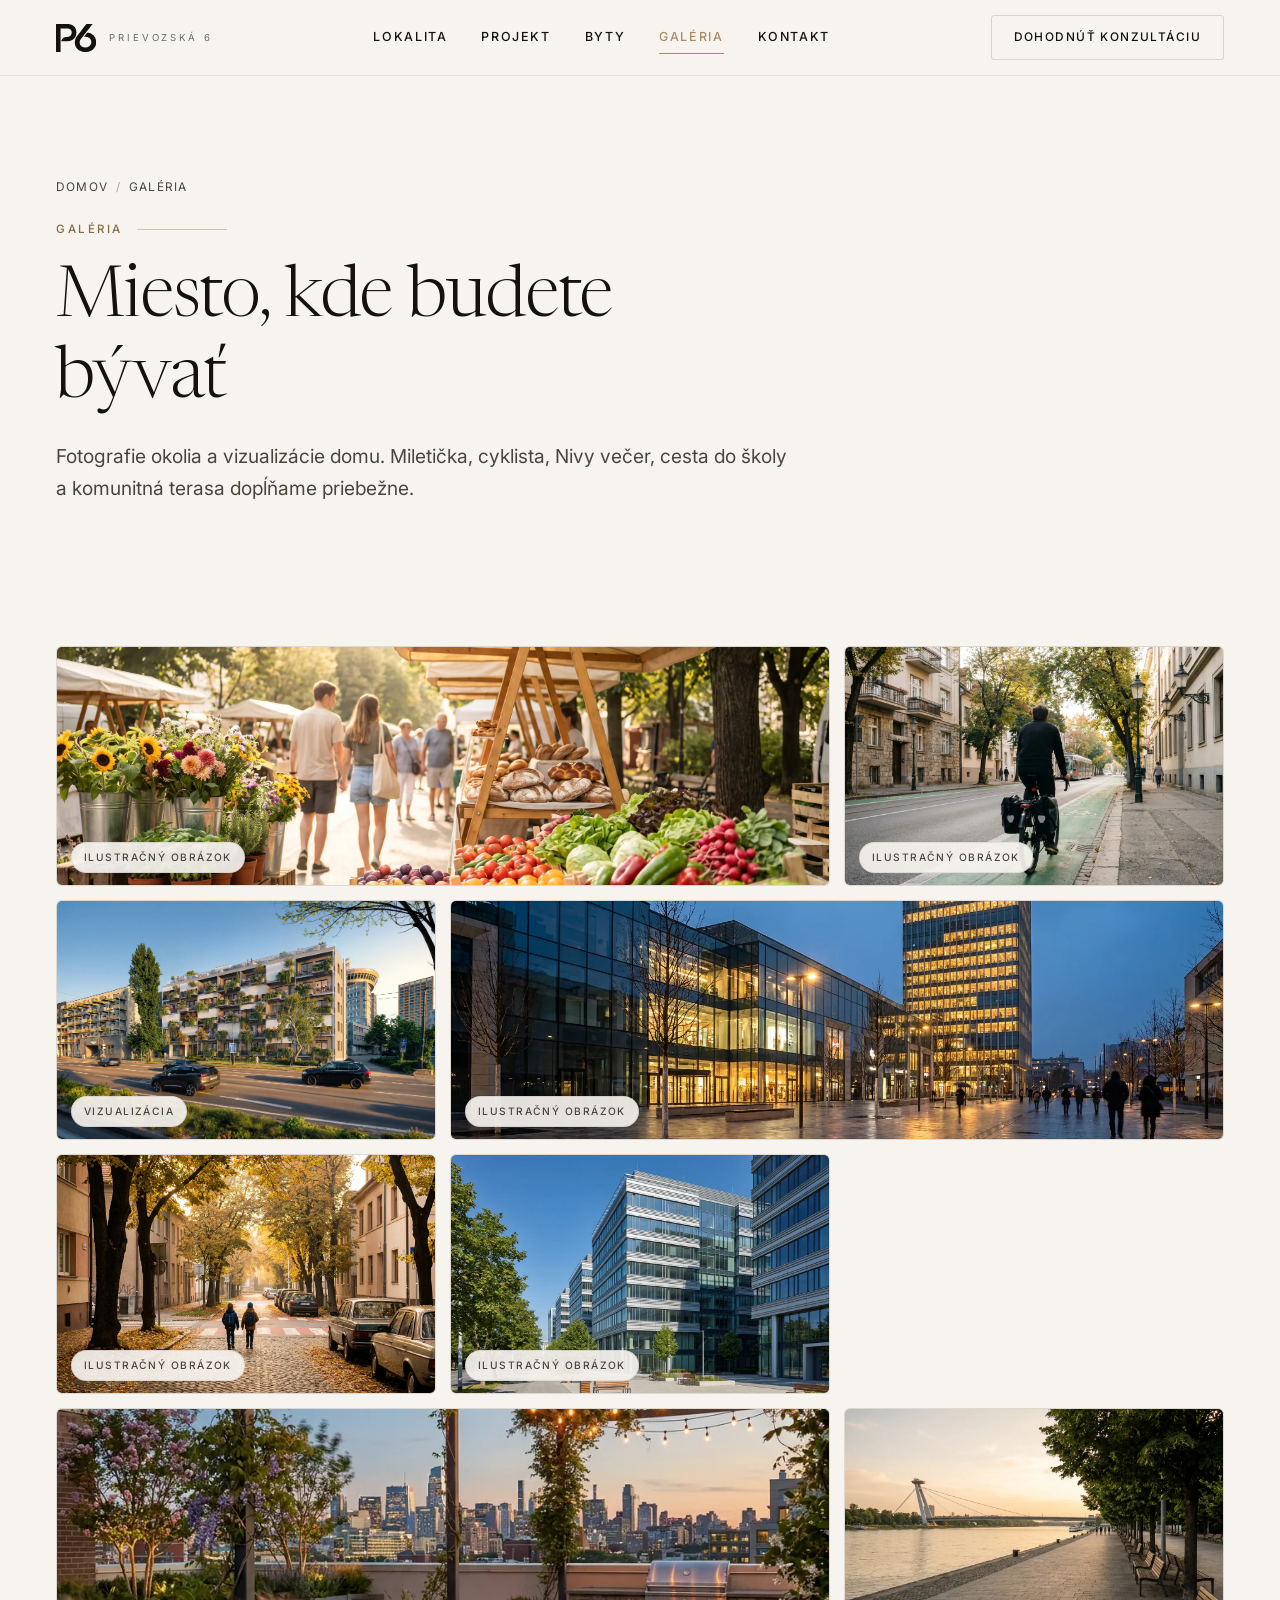
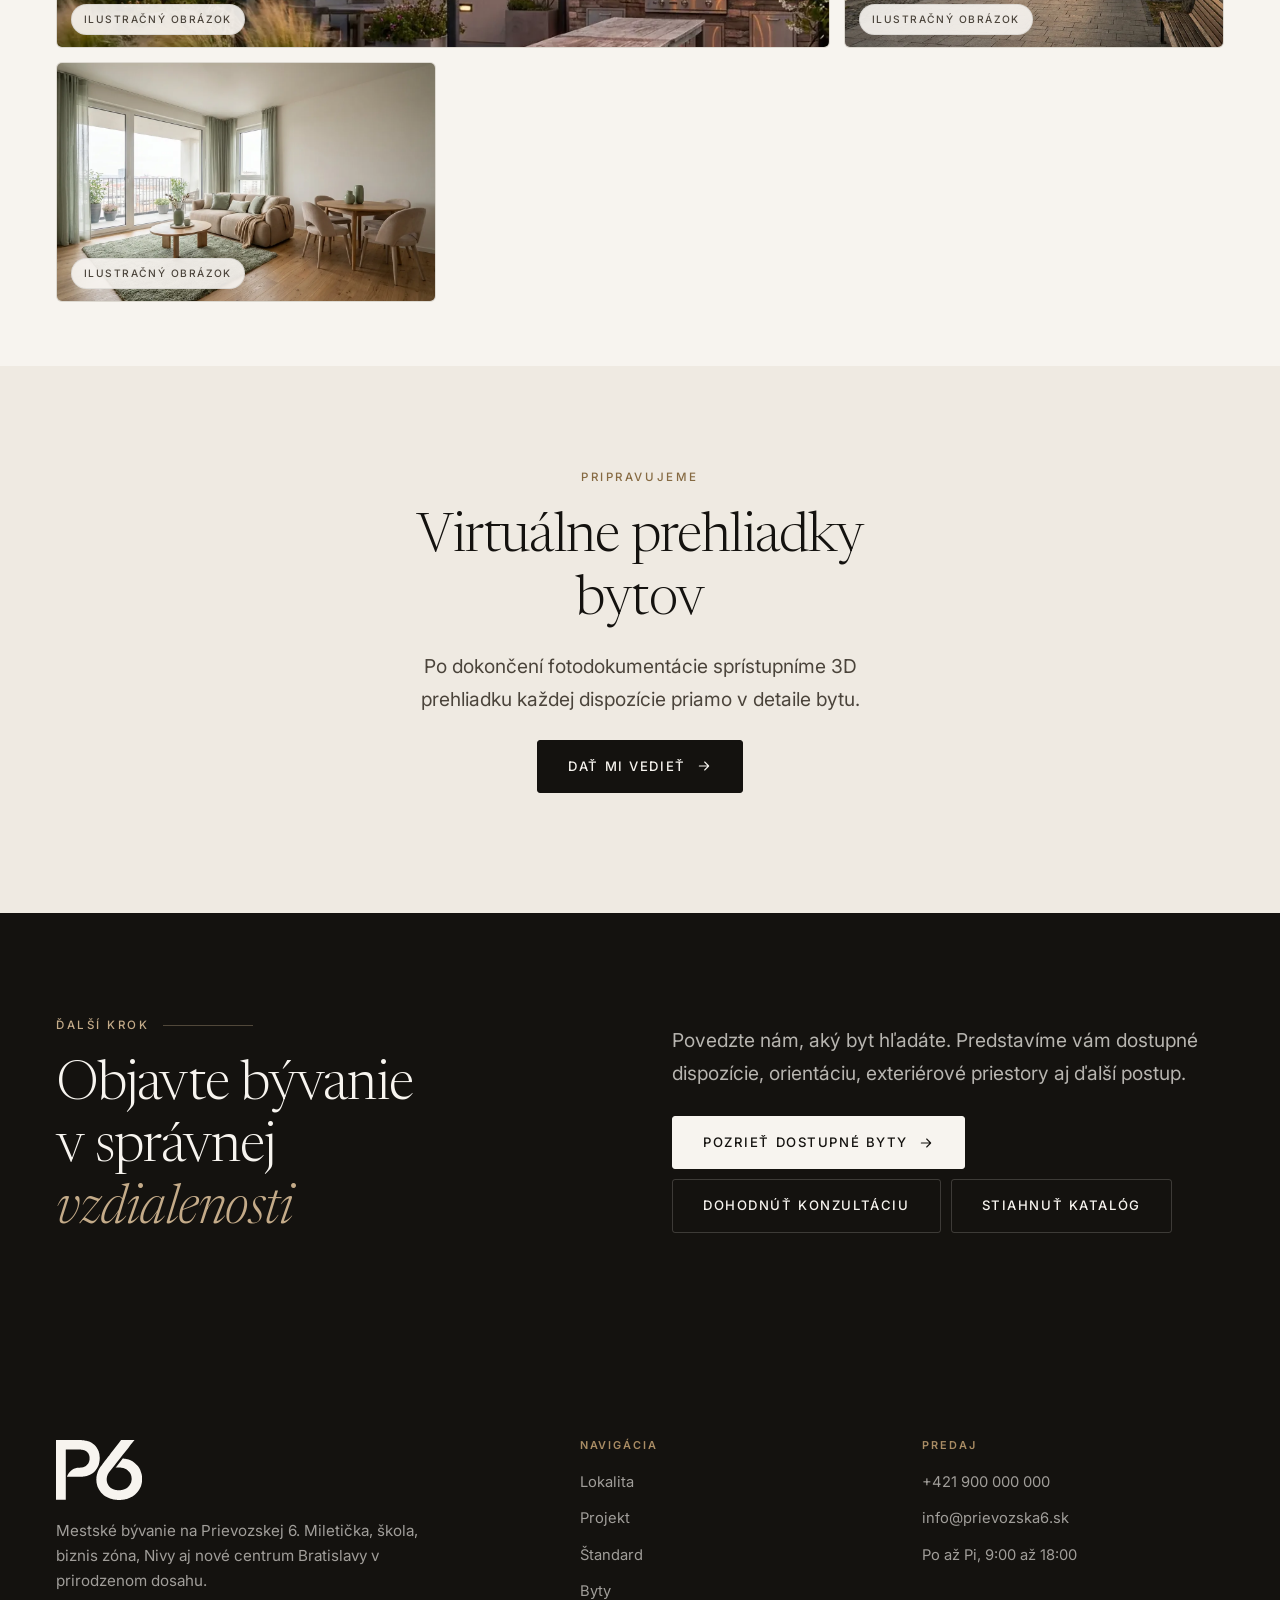
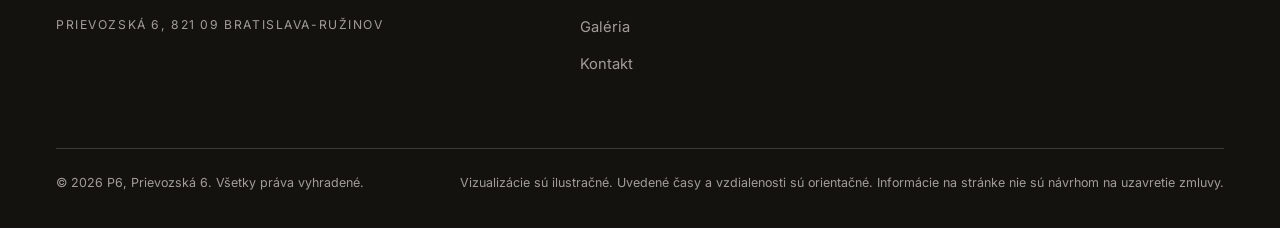
<file: galeria.html>
<!DOCTYPE html>
<html lang="sk">
<head>
<meta charset="UTF-8">
<meta name="viewport" content="width=device-width, initial-scale=1">
<title>Galéria | P6</title>
<meta name="description" content="Fotografie a vizualizácie: Miletička, biznis zóna, Nivy, cesta do školy, komunitná terasa a vizualizácia P6.">
<link rel="canonical" href="https://prievozska6.sk/galeria.html">
<meta property="og:type" content="website">
<meta property="og:site_name" content="P6">
<meta property="og:locale" content="sk_SK">
<meta property="og:title" content="Galéria | P6">
<meta property="og:description" content="Fotografie a vizualizácie: Miletička, biznis zóna, Nivy, cesta do školy, komunitná terasa a vizualizácia P6.">
<meta property="og:url" content="https://prievozska6.sk/galeria.html">
<meta name="theme-color" content="#14120F">
<link rel="icon" href="favicon.svg" type="image/svg+xml">
<meta name="robots" content="noindex, nofollow">
<link rel="preconnect" href="https://fonts.googleapis.com">
<link rel="preconnect" href="https://fonts.gstatic.com" crossorigin>
<link rel="preload" href="assets/fonts/newsreader-normal-latin.woff2" as="font" type="font/woff2" crossorigin>
<link href="https://fonts.googleapis.com/css2?family=Inter:wght@300;400;500;600&display=swap" rel="stylesheet">
<link rel="stylesheet" href="assets/css/site.css?v=62">
</head>
<body>
<a class="skip-link" href="#main">Preskočiť na obsah</a>
<header class="nav nav--solid" data-nav="solid">
  <div class="nav__inner">
    <a class="brand" href="index.html" aria-label="P6, domov">
      <span class="brand__mark"><svg class="brand__logo" viewBox="100 100 678 472" fill="currentColor" aria-hidden="true" focusable="false"><path d="M718 100H613L609 104L599 118L559 168L553 177L531 204L519 221L515 225L506 238L502 242L499 247L495 251L489 260L485 264L476 277L472 281L460 298L450 310L441 324L431 344V346L429 349L428 354L425 360V363L421 375V379L419 385V392L418 393V406L417 407L419 437L420 438V442L421 443V447L422 448L423 455L427 467L438 490L454 513L476 534L487 542L504 551L506 553H508L525 561L531 563H534L538 565H541L550 568H554L555 569L568 570L569 571H579L580 572H613L614 571H624L625 570L637 569L638 568H642L643 567L658 564L667 561L670 559H672L675 557H677L684 553L690 551L692 549L699 546L718 533L724 527H725L743 508L753 494L764 474V472L767 467L772 452V449L774 444V440L775 439V435L776 434L777 416L778 415V399L777 398V386L776 385V379L775 378L774 369L763 336L755 321L747 309L738 298L719 280L702 268L682 258H680L677 256L665 252H662L653 249L643 248L642 247H635L634 246H625L569 318H572L573 317H610L611 318H617L618 319H622L623 320L630 321L639 324L653 331L663 338L670 345H671L677 352L684 362L689 372L692 381V384L694 389V396L695 397V414L694 415V421L693 422V426L692 427V430L690 436L687 441L686 445L676 460L663 473L652 481L638 488L626 492L618 493L617 494H611L610 495H599L598 496L579 495L578 494L567 493L566 492H563L551 488L539 482L529 475L517 463L510 453L505 443L502 434V431L500 426V420L499 419V401L500 400V394L501 393L502 385L506 376V374L516 356L563 297L573 283L581 274L584 269L592 260L595 255L603 246L624 218L666 166L687 138L718 100Z"/><path d="M360 112L345 107L338 106L337 105H333L327 103H322L321 102H315L314 101H303L302 100H100V571H177V176L178 175H296L297 176H304L305 177L314 178L323 181L335 187L343 193L350 200L355 207L360 217L362 223V226L363 227V231L364 232V256L363 257V261L362 262L361 269L359 272L357 279L352 287L339 301L332 306L314 314H311L306 316H302L301 317H292L291 318H270L269 319H264L263 320H259L255 322H252L236 329L220 340L206 354L196 368L188 383L186 390H298L299 389H311L312 388L325 387L326 386H330L331 385L342 383L357 378L362 375H364L388 361L398 353L409 342L423 323L427 314L429 312V310L434 300L438 288V285L441 276L442 265L443 264V254L444 253V232L443 231L442 214L441 213V209L440 208V204L437 196V193L427 170L425 168L421 160L411 147L401 137L391 129L377 120L360 112Z"/></svg></span>
      <span class="brand__sub">Prievozská 6</span>
    </a>
    <nav class="nav__links" aria-label="Hlavná navigácia"><a class="nav__link" href="index.html#lokalita">Lokalita</a><a class="nav__link" href="index.html#projekt">Projekt</a><a class="nav__link" href="byty.html">Byty</a><a class="nav__link" href="galeria.html" aria-current="page">Galéria</a><a class="nav__link" href="kontakt.html">Kontakt</a></nav>
    <div class="nav__actions">
      <a class="btn btn--ghost nav__cta" href="kontakt.html">Dohodnúť konzultáciu</a>
      <button class="nav__burger" type="button" data-drawer-open aria-expanded="false" aria-controls="drawer" aria-label="Otvoriť menu"><svg viewBox="0 0 24 24" fill="none" stroke="currentColor" stroke-width="1.6" stroke-linecap="round" stroke-linejoin="round" aria-hidden="true" ><path d="M4 7h16M4 12h16M4 17h16"/></svg></button>
    </div>
  </div>
  <div class="readbar"><span data-readbar></span></div>
</header>

<div class="drawer" id="drawer" data-drawer data-open="false" aria-hidden="true">
  <div class="drawer__top">
    <a class="brand" href="index.html" aria-label="P6, domov"><span class="brand__mark"><svg class="brand__logo" viewBox="100 100 678 472" fill="currentColor" aria-hidden="true" focusable="false"><path d="M718 100H613L609 104L599 118L559 168L553 177L531 204L519 221L515 225L506 238L502 242L499 247L495 251L489 260L485 264L476 277L472 281L460 298L450 310L441 324L431 344V346L429 349L428 354L425 360V363L421 375V379L419 385V392L418 393V406L417 407L419 437L420 438V442L421 443V447L422 448L423 455L427 467L438 490L454 513L476 534L487 542L504 551L506 553H508L525 561L531 563H534L538 565H541L550 568H554L555 569L568 570L569 571H579L580 572H613L614 571H624L625 570L637 569L638 568H642L643 567L658 564L667 561L670 559H672L675 557H677L684 553L690 551L692 549L699 546L718 533L724 527H725L743 508L753 494L764 474V472L767 467L772 452V449L774 444V440L775 439V435L776 434L777 416L778 415V399L777 398V386L776 385V379L775 378L774 369L763 336L755 321L747 309L738 298L719 280L702 268L682 258H680L677 256L665 252H662L653 249L643 248L642 247H635L634 246H625L569 318H572L573 317H610L611 318H617L618 319H622L623 320L630 321L639 324L653 331L663 338L670 345H671L677 352L684 362L689 372L692 381V384L694 389V396L695 397V414L694 415V421L693 422V426L692 427V430L690 436L687 441L686 445L676 460L663 473L652 481L638 488L626 492L618 493L617 494H611L610 495H599L598 496L579 495L578 494L567 493L566 492H563L551 488L539 482L529 475L517 463L510 453L505 443L502 434V431L500 426V420L499 419V401L500 400V394L501 393L502 385L506 376V374L516 356L563 297L573 283L581 274L584 269L592 260L595 255L603 246L624 218L666 166L687 138L718 100Z"/><path d="M360 112L345 107L338 106L337 105H333L327 103H322L321 102H315L314 101H303L302 100H100V571H177V176L178 175H296L297 176H304L305 177L314 178L323 181L335 187L343 193L350 200L355 207L360 217L362 223V226L363 227V231L364 232V256L363 257V261L362 262L361 269L359 272L357 279L352 287L339 301L332 306L314 314H311L306 316H302L301 317H292L291 318H270L269 319H264L263 320H259L255 322H252L236 329L220 340L206 354L196 368L188 383L186 390H298L299 389H311L312 388L325 387L326 386H330L331 385L342 383L357 378L362 375H364L388 361L398 353L409 342L423 323L427 314L429 312V310L434 300L438 288V285L441 276L442 265L443 264V254L444 253V232L443 231L442 214L441 213V209L440 208V204L437 196V193L427 170L425 168L421 160L411 147L401 137L391 129L377 120L360 112Z"/></svg></span><span class="brand__sub">Prievozská 6</span></a>
    <button class="drawer__close" type="button" data-drawer-close aria-label="Zavrieť menu"><svg viewBox="0 0 24 24" fill="none" stroke="currentColor" stroke-width="1.6" stroke-linecap="round" stroke-linejoin="round" aria-hidden="true" ><path d="M6 6l12 12M18 6L6 18"/></svg></button>
  </div>
  <nav class="drawer__links" aria-label="Mobilná navigácia"><a class="drawer__link" href="index.html#lokalita">Lokalita</a><a class="drawer__link" href="index.html#projekt">Projekt</a><a class="drawer__link" href="byty.html">Byty</a><a class="drawer__link" href="galeria.html" aria-current="page">Galéria</a><a class="drawer__link" href="kontakt.html">Kontakt</a></nav>
  <div class="drawer__foot">
    <a href="tel:+421900000000">+421 900 000 000</a>
    <a href="mailto:info@prievozska6.sk">info@prievozska6.sk</a>
  </div>
</div>
<main id="main">
<section class="page-head">
  <div class="shell">
    <nav class="crumbs" aria-label="Omrvinková navigácia" style="margin-bottom:22px">
      <a href="index.html">Domov</a><span aria-hidden="true">/</span><span>Galéria</span></nav>
    <p class="eyebrow">Galéria</p>
    <h1>Miesto, kde budete<br>bývať</h1>
    <p class="lede maxw">Fotografie okolia a vizualizácie domu. Miletička, cyklista, Nivy večer, cesta do školy a komunitná terasa dopĺňame priebežne.</p>
  </div>
</section>

<section class="section section--tight">
  <div class="shell shell-wide">
    <div class="gallery"><div class="gallery__wide"><figure class="photo photo--wide"><img class="photo__img" src="assets/img/mileticka.webp?v=62" alt="Miletička ráno" loading="lazy" decoding="async" onload="this.closest('.photo').classList.add('has-img')" onerror="this.remove()"><svg viewBox="0 0 24 24" fill="none" stroke="currentColor" stroke-width="1.6" stroke-linecap="round" stroke-linejoin="round" aria-hidden="true" ><path d="M14.5 4h-5L8 6H4a2 2 0 0 0-2 2v10a2 2 0 0 0 2 2h16a2 2 0 0 0 2-2V8a2 2 0 0 0-2-2h-4l-1.5-2Z"/><circle cx="12" cy="13" r="3.5"/></svg><b>Miletička ráno</b><span class="photo__cap">Fotografia bude doplnená</span><figcaption class="photo__credit">Ilustračný obrázok</figcaption></figure></div><div class=""><figure class="photo"><img class="photo__img" src="assets/img/cyklista.webp?v=62" alt="Cyklista na Prievozskej" loading="lazy" decoding="async" onload="this.closest('.photo').classList.add('has-img')" onerror="this.remove()"><svg viewBox="0 0 24 24" fill="none" stroke="currentColor" stroke-width="1.6" stroke-linecap="round" stroke-linejoin="round" aria-hidden="true" ><path d="M14.5 4h-5L8 6H4a2 2 0 0 0-2 2v10a2 2 0 0 0 2 2h16a2 2 0 0 0 2-2V8a2 2 0 0 0-2-2h-4l-1.5-2Z"/><circle cx="12" cy="13" r="3.5"/></svg><b>Cyklista na Prievozskej</b><span class="photo__cap">Fotografia bude doplnená</span><figcaption class="photo__credit">Ilustračný obrázok</figcaption></figure></div><div class=""><figure class="photo"><img class="photo__img" src="assets/img/vizualizacia-p6.webp?v=62" alt="Vizualizácia P6" loading="lazy" decoding="async" onload="this.closest('.photo').classList.add('has-img')" onerror="this.remove()"><svg viewBox="0 0 24 24" fill="none" stroke="currentColor" stroke-width="1.6" stroke-linecap="round" stroke-linejoin="round" aria-hidden="true" ><path d="M14.5 4h-5L8 6H4a2 2 0 0 0-2 2v10a2 2 0 0 0 2 2h16a2 2 0 0 0 2-2V8a2 2 0 0 0-2-2h-4l-1.5-2Z"/><circle cx="12" cy="13" r="3.5"/></svg><b>Vizualizácia P6</b><span class="photo__cap">Fotografia bude doplnená</span><figcaption class="photo__credit">Vizualizácia</figcaption></figure></div><div class="gallery__wide"><figure class="photo photo--wide"><img class="photo__img" src="assets/img/nivy.webp?v=62" alt="Nivy večer" loading="lazy" decoding="async" onload="this.closest('.photo').classList.add('has-img')" onerror="this.remove()"><svg viewBox="0 0 24 24" fill="none" stroke="currentColor" stroke-width="1.6" stroke-linecap="round" stroke-linejoin="round" aria-hidden="true" ><path d="M14.5 4h-5L8 6H4a2 2 0 0 0-2 2v10a2 2 0 0 0 2 2h16a2 2 0 0 0 2-2V8a2 2 0 0 0-2-2h-4l-1.5-2Z"/><circle cx="12" cy="13" r="3.5"/></svg><b>Nivy večer</b><span class="photo__cap">Fotografia bude doplnená</span><figcaption class="photo__credit">Ilustračný obrázok</figcaption></figure></div><div class=""><figure class="photo"><img class="photo__img" src="assets/img/cesta-do-skoly.webp?v=62" alt="Cesta do školy" loading="lazy" decoding="async" onload="this.closest('.photo').classList.add('has-img')" onerror="this.remove()"><svg viewBox="0 0 24 24" fill="none" stroke="currentColor" stroke-width="1.6" stroke-linecap="round" stroke-linejoin="round" aria-hidden="true" ><path d="M14.5 4h-5L8 6H4a2 2 0 0 0-2 2v10a2 2 0 0 0 2 2h16a2 2 0 0 0 2-2V8a2 2 0 0 0-2-2h-4l-1.5-2Z"/><circle cx="12" cy="13" r="3.5"/></svg><b>Cesta do školy</b><span class="photo__cap">Fotografia bude doplnená</span><figcaption class="photo__credit">Ilustračný obrázok</figcaption></figure></div><div class=""><figure class="photo"><img class="photo__img" src="assets/img/biznis-zona.webp?v=62" alt="Apollo a biznis zóna" loading="lazy" decoding="async" onload="this.closest('.photo').classList.add('has-img')" onerror="this.remove()"><svg viewBox="0 0 24 24" fill="none" stroke="currentColor" stroke-width="1.6" stroke-linecap="round" stroke-linejoin="round" aria-hidden="true" ><path d="M14.5 4h-5L8 6H4a2 2 0 0 0-2 2v10a2 2 0 0 0 2 2h16a2 2 0 0 0 2-2V8a2 2 0 0 0-2-2h-4l-1.5-2Z"/><circle cx="12" cy="13" r="3.5"/></svg><b>Apollo a biznis zóna</b><span class="photo__cap">Fotografia bude doplnená</span><figcaption class="photo__credit">Ilustračný obrázok</figcaption></figure></div><div class="gallery__wide"><figure class="photo photo--wide"><img class="photo__img" src="assets/img/terasa.webp?v=62" alt="Komunitná terasa" loading="lazy" decoding="async" onload="this.closest('.photo').classList.add('has-img')" onerror="this.remove()"><svg viewBox="0 0 24 24" fill="none" stroke="currentColor" stroke-width="1.6" stroke-linecap="round" stroke-linejoin="round" aria-hidden="true" ><path d="M14.5 4h-5L8 6H4a2 2 0 0 0-2 2v10a2 2 0 0 0 2 2h16a2 2 0 0 0 2-2V8a2 2 0 0 0-2-2h-4l-1.5-2Z"/><circle cx="12" cy="13" r="3.5"/></svg><b>Komunitná terasa</b><span class="photo__cap">Fotografia bude doplnená</span><figcaption class="photo__credit">Ilustračný obrázok</figcaption></figure></div><div class=""><figure class="photo"><img class="photo__img" src="assets/img/dunaj.webp?v=62" alt="Dunajská promenáda" loading="lazy" decoding="async" onload="this.closest('.photo').classList.add('has-img')" onerror="this.remove()"><svg viewBox="0 0 24 24" fill="none" stroke="currentColor" stroke-width="1.6" stroke-linecap="round" stroke-linejoin="round" aria-hidden="true" ><path d="M14.5 4h-5L8 6H4a2 2 0 0 0-2 2v10a2 2 0 0 0 2 2h16a2 2 0 0 0 2-2V8a2 2 0 0 0-2-2h-4l-1.5-2Z"/><circle cx="12" cy="13" r="3.5"/></svg><b>Dunajská promenáda</b><span class="photo__cap">Fotografia bude doplnená</span><figcaption class="photo__credit">Ilustračný obrázok</figcaption></figure></div><div class=""><figure class="photo"><img class="photo__img" src="assets/img/interier.webp?v=62" alt="Vzorový interiér" loading="lazy" decoding="async" onload="this.closest('.photo').classList.add('has-img')" onerror="this.remove()"><svg viewBox="0 0 24 24" fill="none" stroke="currentColor" stroke-width="1.6" stroke-linecap="round" stroke-linejoin="round" aria-hidden="true" ><path d="M14.5 4h-5L8 6H4a2 2 0 0 0-2 2v10a2 2 0 0 0 2 2h16a2 2 0 0 0 2-2V8a2 2 0 0 0-2-2h-4l-1.5-2Z"/><circle cx="12" cy="13" r="3.5"/></svg><b>Vzorový interiér</b><span class="photo__cap">Fotografia bude doplnená</span><figcaption class="photo__credit">Ilustračný obrázok</figcaption></figure></div></div>
  </div>
</section>

<section class="section section--paper2">
  <div class="shell center" style="max-width:56ch">
    <p class="eyebrow eyebrow--center">Pripravujeme</p>
    <h2>Virtuálne prehliadky bytov</h2>
    <p class="lede" style="margin-top:18px">Po dokončení fotodokumentácie sprístupníme 3D prehliadku každej dispozície priamo v detaile bytu.</p>
    <p style="margin-top:24px"><a class="btn btn--primary" href="kontakt.html">Dať mi vedieť <svg viewBox="0 0 24 24" fill="none" stroke="currentColor" stroke-width="1.6" stroke-linecap="round" stroke-linejoin="round" aria-hidden="true" ><path d="M5 12h14M13 6l6 6-6 6"/></svg></a></p>
  </div>
</section>

<section class="section section--ink final" id="kontakt-cta">
  <div class="shell">
    <div class="grid-2">
      <div>
        <p class="eyebrow">Ďalší krok</p>
        <h2>Objavte bývanie<br>v správnej<br><em style="font-style:italic;color:var(--sand-2)">vzdialenosti</em></h2>
      </div>
      <div>
        <p class="lede">Povedzte nám, aký byt hľadáte. Predstavíme vám dostupné dispozície, orientáciu, exteriérové priestory aj ďalší postup.</p>
        <div class="final__actions">
          <a class="btn btn--light" href="byty.html?status=dostupny">Pozrieť dostupné byty <svg viewBox="0 0 24 24" fill="none" stroke="currentColor" stroke-width="1.6" stroke-linecap="round" stroke-linejoin="round" aria-hidden="true" ><path d="M5 12h14M13 6l6 6-6 6"/></svg></a>
          <a class="btn btn--onink" href="kontakt.html">Dohodnúť konzultáciu</a>
          <a class="btn btn--onink" href="kontakt.html?katalog=1">Stiahnuť katalóg</a>
        </div>
      </div>
    </div>
  </div>
</section>

</main>
<footer class="foot">
  <div class="shell shell-wide">
    <div class="foot__grid">
      <div>
        <div class="foot__brand"><svg class="foot__logo" viewBox="100 100 678 472" fill="currentColor" role="img" aria-label="P6" focusable="false"><path d="M718 100H613L609 104L599 118L559 168L553 177L531 204L519 221L515 225L506 238L502 242L499 247L495 251L489 260L485 264L476 277L472 281L460 298L450 310L441 324L431 344V346L429 349L428 354L425 360V363L421 375V379L419 385V392L418 393V406L417 407L419 437L420 438V442L421 443V447L422 448L423 455L427 467L438 490L454 513L476 534L487 542L504 551L506 553H508L525 561L531 563H534L538 565H541L550 568H554L555 569L568 570L569 571H579L580 572H613L614 571H624L625 570L637 569L638 568H642L643 567L658 564L667 561L670 559H672L675 557H677L684 553L690 551L692 549L699 546L718 533L724 527H725L743 508L753 494L764 474V472L767 467L772 452V449L774 444V440L775 439V435L776 434L777 416L778 415V399L777 398V386L776 385V379L775 378L774 369L763 336L755 321L747 309L738 298L719 280L702 268L682 258H680L677 256L665 252H662L653 249L643 248L642 247H635L634 246H625L569 318H572L573 317H610L611 318H617L618 319H622L623 320L630 321L639 324L653 331L663 338L670 345H671L677 352L684 362L689 372L692 381V384L694 389V396L695 397V414L694 415V421L693 422V426L692 427V430L690 436L687 441L686 445L676 460L663 473L652 481L638 488L626 492L618 493L617 494H611L610 495H599L598 496L579 495L578 494L567 493L566 492H563L551 488L539 482L529 475L517 463L510 453L505 443L502 434V431L500 426V420L499 419V401L500 400V394L501 393L502 385L506 376V374L516 356L563 297L573 283L581 274L584 269L592 260L595 255L603 246L624 218L666 166L687 138L718 100Z"/><path d="M360 112L345 107L338 106L337 105H333L327 103H322L321 102H315L314 101H303L302 100H100V571H177V176L178 175H296L297 176H304L305 177L314 178L323 181L335 187L343 193L350 200L355 207L360 217L362 223V226L363 227V231L364 232V256L363 257V261L362 262L361 269L359 272L357 279L352 287L339 301L332 306L314 314H311L306 316H302L301 317H292L291 318H270L269 319H264L263 320H259L255 322H252L236 329L220 340L206 354L196 368L188 383L186 390H298L299 389H311L312 388L325 387L326 386H330L331 385L342 383L357 378L362 375H364L388 361L398 353L409 342L423 323L427 314L429 312V310L434 300L438 288V285L441 276L442 265L443 264V254L444 253V232L443 231L442 214L441 213V209L440 208V204L437 196V193L427 170L425 168L421 160L411 147L401 137L391 129L377 120L360 112Z"/></svg></div>
        <p style="color:var(--text-inv-muted);max-width:38ch;font-size:.95rem">
          Mestské bývanie na Prievozskej 6. Miletička, škola, biznis zóna, Nivy aj nové centrum Bratislavy v prirodzenom dosahu.
        </p>
        <address class="foot__addr">Prievozská 6, 821 09 Bratislava-Ružinov</address>
      </div>
      <div>
        <h4>Navigácia</h4>
        <ul>
          <li><a href="index.html#lokalita">Lokalita</a></li>
          <li><a href="index.html#projekt">Projekt</a></li>
          <li><a href="index.html#standard">Štandard</a></li>
          <li><a href="byty.html">Byty</a></li>
          <li><a href="galeria.html">Galéria</a></li>
          <li><a href="kontakt.html">Kontakt</a></li>
        </ul>
      </div>
      <div>
        <h4>Predaj</h4>
        <ul>
          <li><a href="tel:+421900000000">+421 900 000 000</a></li>
          <li><a href="mailto:info@prievozska6.sk">info@prievozska6.sk</a></li>
          <li><span style="color:var(--text-inv-muted);font-size:.92rem">Po až Pi, 9:00 až 18:00</span></li>
        </ul>
      </div>
    </div>
    <div class="foot__bottom">
      <span>© <span data-year>2026</span> P6, Prievozská 6. Všetky práva vyhradené.</span>
      <span>Vizualizácie sú ilustračné. Uvedené časy a vzdialenosti sú orientačné. Informácie na stránke nie sú návrhom na uzavretie zmluvy.</span>
    </div>
  </div>
</footer>
<script src="assets/js/data.js?v=62"></script>
<script src="assets/js/site.js?v=62"></script>
<script src="assets/js/motion.js?v=62"></script>
</body>
</html>
</file>
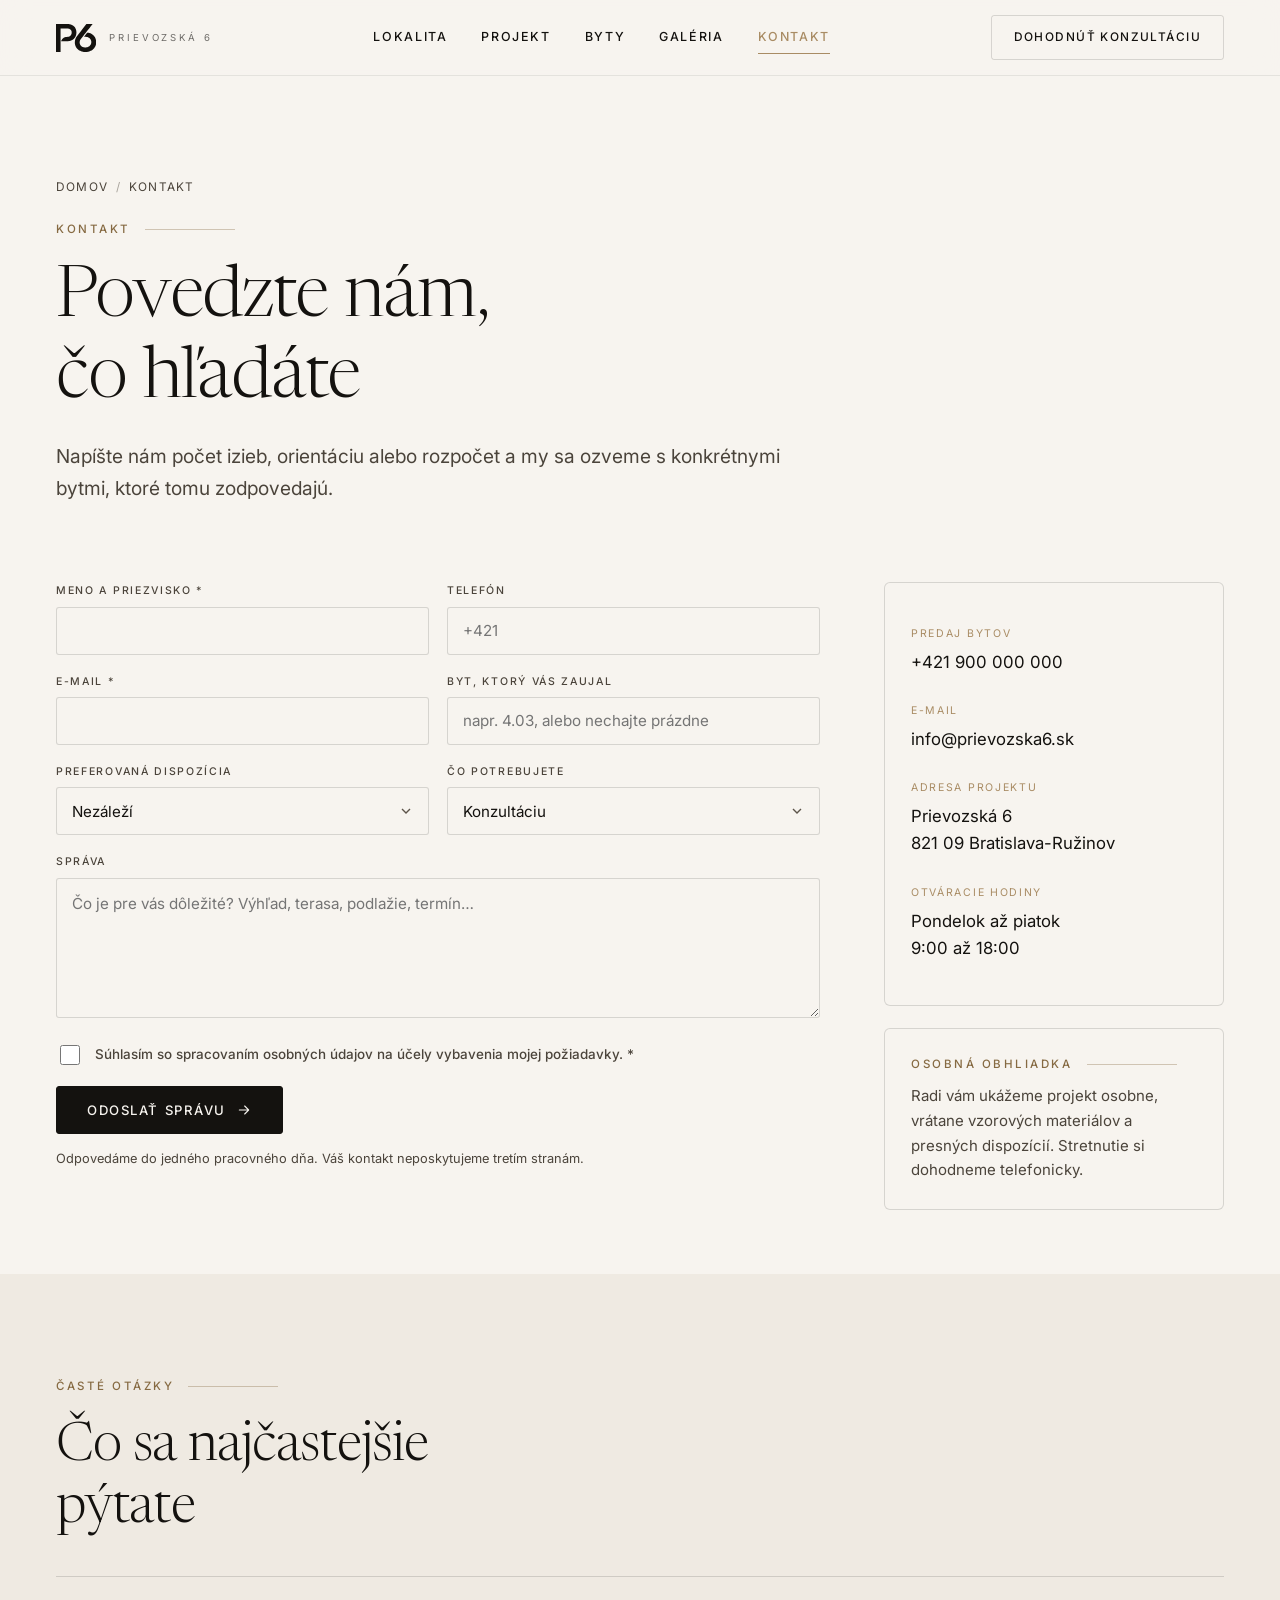
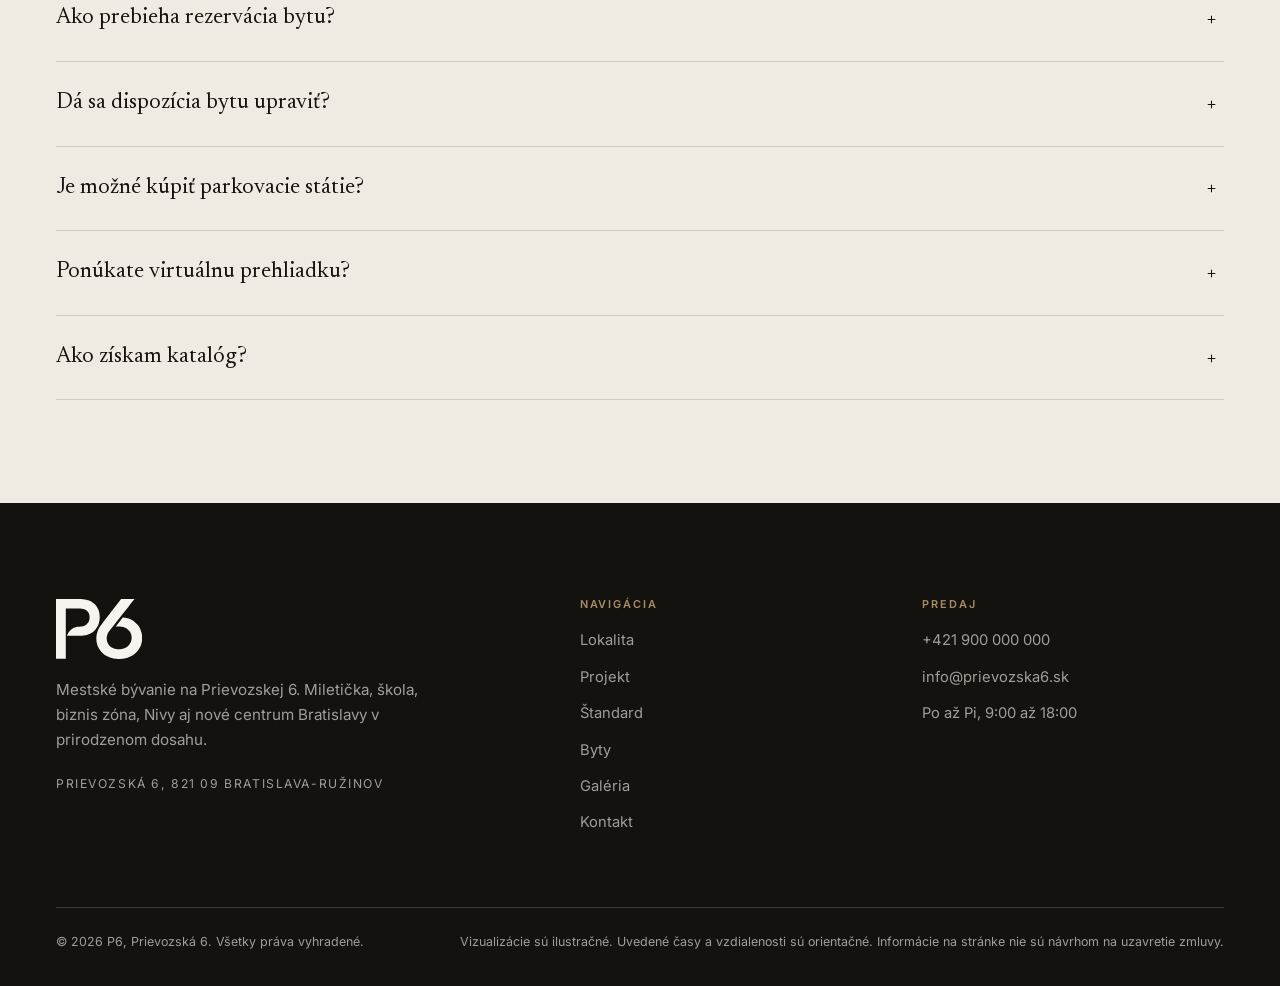
<file: kontakt.html>
<!DOCTYPE html>
<html lang="sk">
<head>
<meta charset="UTF-8">
<meta name="viewport" content="width=device-width, initial-scale=1">
<title>Kontakt | P6</title>
<meta name="description" content="Dohodnite si konzultáciu alebo si vyžiadajte katalóg. Napíšte nám, aký byt na Prievozskej 6 hľadáte.">
<link rel="canonical" href="https://prievozska6.sk/kontakt.html">
<meta property="og:type" content="website">
<meta property="og:site_name" content="P6">
<meta property="og:locale" content="sk_SK">
<meta property="og:title" content="Kontakt | P6">
<meta property="og:description" content="Dohodnite si konzultáciu alebo si vyžiadajte katalóg. Napíšte nám, aký byt na Prievozskej 6 hľadáte.">
<meta property="og:url" content="https://prievozska6.sk/kontakt.html">
<meta name="theme-color" content="#14120F">
<link rel="icon" href="favicon.svg" type="image/svg+xml">
<meta name="robots" content="noindex, nofollow">
<link rel="preconnect" href="https://fonts.googleapis.com">
<link rel="preconnect" href="https://fonts.gstatic.com" crossorigin>
<link rel="preload" href="assets/fonts/newsreader-normal-latin.woff2" as="font" type="font/woff2" crossorigin>
<link href="https://fonts.googleapis.com/css2?family=Inter:wght@300;400;500;600&display=swap" rel="stylesheet">
<link rel="stylesheet" href="assets/css/site.css?v=62">
</head>
<body>
<a class="skip-link" href="#main">Preskočiť na obsah</a>
<header class="nav nav--solid" data-nav="solid">
  <div class="nav__inner">
    <a class="brand" href="index.html" aria-label="P6, domov">
      <span class="brand__mark"><svg class="brand__logo" viewBox="100 100 678 472" fill="currentColor" aria-hidden="true" focusable="false"><path d="M718 100H613L609 104L599 118L559 168L553 177L531 204L519 221L515 225L506 238L502 242L499 247L495 251L489 260L485 264L476 277L472 281L460 298L450 310L441 324L431 344V346L429 349L428 354L425 360V363L421 375V379L419 385V392L418 393V406L417 407L419 437L420 438V442L421 443V447L422 448L423 455L427 467L438 490L454 513L476 534L487 542L504 551L506 553H508L525 561L531 563H534L538 565H541L550 568H554L555 569L568 570L569 571H579L580 572H613L614 571H624L625 570L637 569L638 568H642L643 567L658 564L667 561L670 559H672L675 557H677L684 553L690 551L692 549L699 546L718 533L724 527H725L743 508L753 494L764 474V472L767 467L772 452V449L774 444V440L775 439V435L776 434L777 416L778 415V399L777 398V386L776 385V379L775 378L774 369L763 336L755 321L747 309L738 298L719 280L702 268L682 258H680L677 256L665 252H662L653 249L643 248L642 247H635L634 246H625L569 318H572L573 317H610L611 318H617L618 319H622L623 320L630 321L639 324L653 331L663 338L670 345H671L677 352L684 362L689 372L692 381V384L694 389V396L695 397V414L694 415V421L693 422V426L692 427V430L690 436L687 441L686 445L676 460L663 473L652 481L638 488L626 492L618 493L617 494H611L610 495H599L598 496L579 495L578 494L567 493L566 492H563L551 488L539 482L529 475L517 463L510 453L505 443L502 434V431L500 426V420L499 419V401L500 400V394L501 393L502 385L506 376V374L516 356L563 297L573 283L581 274L584 269L592 260L595 255L603 246L624 218L666 166L687 138L718 100Z"/><path d="M360 112L345 107L338 106L337 105H333L327 103H322L321 102H315L314 101H303L302 100H100V571H177V176L178 175H296L297 176H304L305 177L314 178L323 181L335 187L343 193L350 200L355 207L360 217L362 223V226L363 227V231L364 232V256L363 257V261L362 262L361 269L359 272L357 279L352 287L339 301L332 306L314 314H311L306 316H302L301 317H292L291 318H270L269 319H264L263 320H259L255 322H252L236 329L220 340L206 354L196 368L188 383L186 390H298L299 389H311L312 388L325 387L326 386H330L331 385L342 383L357 378L362 375H364L388 361L398 353L409 342L423 323L427 314L429 312V310L434 300L438 288V285L441 276L442 265L443 264V254L444 253V232L443 231L442 214L441 213V209L440 208V204L437 196V193L427 170L425 168L421 160L411 147L401 137L391 129L377 120L360 112Z"/></svg></span>
      <span class="brand__sub">Prievozská 6</span>
    </a>
    <nav class="nav__links" aria-label="Hlavná navigácia"><a class="nav__link" href="index.html#lokalita">Lokalita</a><a class="nav__link" href="index.html#projekt">Projekt</a><a class="nav__link" href="byty.html">Byty</a><a class="nav__link" href="galeria.html">Galéria</a><a class="nav__link" href="kontakt.html" aria-current="page">Kontakt</a></nav>
    <div class="nav__actions">
      <a class="btn btn--ghost nav__cta" href="kontakt.html">Dohodnúť konzultáciu</a>
      <button class="nav__burger" type="button" data-drawer-open aria-expanded="false" aria-controls="drawer" aria-label="Otvoriť menu"><svg viewBox="0 0 24 24" fill="none" stroke="currentColor" stroke-width="1.6" stroke-linecap="round" stroke-linejoin="round" aria-hidden="true" ><path d="M4 7h16M4 12h16M4 17h16"/></svg></button>
    </div>
  </div>
  <div class="readbar"><span data-readbar></span></div>
</header>

<div class="drawer" id="drawer" data-drawer data-open="false" aria-hidden="true">
  <div class="drawer__top">
    <a class="brand" href="index.html" aria-label="P6, domov"><span class="brand__mark"><svg class="brand__logo" viewBox="100 100 678 472" fill="currentColor" aria-hidden="true" focusable="false"><path d="M718 100H613L609 104L599 118L559 168L553 177L531 204L519 221L515 225L506 238L502 242L499 247L495 251L489 260L485 264L476 277L472 281L460 298L450 310L441 324L431 344V346L429 349L428 354L425 360V363L421 375V379L419 385V392L418 393V406L417 407L419 437L420 438V442L421 443V447L422 448L423 455L427 467L438 490L454 513L476 534L487 542L504 551L506 553H508L525 561L531 563H534L538 565H541L550 568H554L555 569L568 570L569 571H579L580 572H613L614 571H624L625 570L637 569L638 568H642L643 567L658 564L667 561L670 559H672L675 557H677L684 553L690 551L692 549L699 546L718 533L724 527H725L743 508L753 494L764 474V472L767 467L772 452V449L774 444V440L775 439V435L776 434L777 416L778 415V399L777 398V386L776 385V379L775 378L774 369L763 336L755 321L747 309L738 298L719 280L702 268L682 258H680L677 256L665 252H662L653 249L643 248L642 247H635L634 246H625L569 318H572L573 317H610L611 318H617L618 319H622L623 320L630 321L639 324L653 331L663 338L670 345H671L677 352L684 362L689 372L692 381V384L694 389V396L695 397V414L694 415V421L693 422V426L692 427V430L690 436L687 441L686 445L676 460L663 473L652 481L638 488L626 492L618 493L617 494H611L610 495H599L598 496L579 495L578 494L567 493L566 492H563L551 488L539 482L529 475L517 463L510 453L505 443L502 434V431L500 426V420L499 419V401L500 400V394L501 393L502 385L506 376V374L516 356L563 297L573 283L581 274L584 269L592 260L595 255L603 246L624 218L666 166L687 138L718 100Z"/><path d="M360 112L345 107L338 106L337 105H333L327 103H322L321 102H315L314 101H303L302 100H100V571H177V176L178 175H296L297 176H304L305 177L314 178L323 181L335 187L343 193L350 200L355 207L360 217L362 223V226L363 227V231L364 232V256L363 257V261L362 262L361 269L359 272L357 279L352 287L339 301L332 306L314 314H311L306 316H302L301 317H292L291 318H270L269 319H264L263 320H259L255 322H252L236 329L220 340L206 354L196 368L188 383L186 390H298L299 389H311L312 388L325 387L326 386H330L331 385L342 383L357 378L362 375H364L388 361L398 353L409 342L423 323L427 314L429 312V310L434 300L438 288V285L441 276L442 265L443 264V254L444 253V232L443 231L442 214L441 213V209L440 208V204L437 196V193L427 170L425 168L421 160L411 147L401 137L391 129L377 120L360 112Z"/></svg></span><span class="brand__sub">Prievozská 6</span></a>
    <button class="drawer__close" type="button" data-drawer-close aria-label="Zavrieť menu"><svg viewBox="0 0 24 24" fill="none" stroke="currentColor" stroke-width="1.6" stroke-linecap="round" stroke-linejoin="round" aria-hidden="true" ><path d="M6 6l12 12M18 6L6 18"/></svg></button>
  </div>
  <nav class="drawer__links" aria-label="Mobilná navigácia"><a class="drawer__link" href="index.html#lokalita">Lokalita</a><a class="drawer__link" href="index.html#projekt">Projekt</a><a class="drawer__link" href="byty.html">Byty</a><a class="drawer__link" href="galeria.html">Galéria</a><a class="drawer__link" href="kontakt.html" aria-current="page">Kontakt</a></nav>
  <div class="drawer__foot">
    <a href="tel:+421900000000">+421 900 000 000</a>
    <a href="mailto:info@prievozska6.sk">info@prievozska6.sk</a>
  </div>
</div>
<main id="main">
<section class="page-head">
  <div class="shell">
    <nav class="crumbs" aria-label="Omrvinková navigácia" style="margin-bottom:22px">
      <a href="index.html">Domov</a><span aria-hidden="true">/</span><span>Kontakt</span></nav>
    <p class="eyebrow">Kontakt</p>
    <h1>Povedzte nám,<br>čo hľadáte</h1>
    <p class="lede maxw">Napíšte nám počet izieb, orientáciu alebo rozpočet a my sa ozveme s konkrétnymi bytmi, ktoré tomu zodpovedajú.</p>
  </div>
</section>

<section class="section section--tight" style="padding-top:0">
  <div class="shell">
    <div class="detail">
      <form class="form" data-form novalidate>
        <div class="form__ok" data-form-ok role="status">
          <svg viewBox="0 0 24 24" fill="none" stroke="currentColor" stroke-width="1.6" stroke-linecap="round" stroke-linejoin="round" aria-hidden="true" ><path d="m5 13 4 4L19 7"/></svg>
          <span><strong>Ďakujeme, správu máme.</strong><br>Ozveme sa vám do jedného pracovného dňa.</span>
        </div>
        <div class="form__row">
          <div><label for="c-name">Meno a priezvisko *</label><input id="c-name" name="name" type="text" autocomplete="name" required></div>
          <div><label for="c-phone">Telefón</label><input id="c-phone" name="phone" type="tel" autocomplete="tel" placeholder="+421"></div>
        </div>
        <div class="form__row">
          <div><label for="c-email">E-mail *</label><input id="c-email" name="email" type="email" autocomplete="email" required></div>
          <div><label for="c-unit">Byt, ktorý vás zaujal</label><input id="c-unit" name="unit" type="text" placeholder="napr. 4.03, alebo nechajte prázdne"></div>
        </div>
        <div class="form__row">
          <div><label for="c-rooms">Preferovaná dispozícia</label>
            <select id="c-rooms" name="rooms"><option value="">Nezáleží</option><option>1-izbový</option><option>2-izbový</option><option>3-izbový</option><option>4-izbový</option><option>5 a viac izieb</option></select></div>
          <div><label for="c-topic">Čo potrebujete</label>
            <select id="c-topic" name="topic"><option value="konzultacia">Konzultáciu</option><option value="katalog">Katalóg</option><option value="obhliadka">Osobnú obhliadku</option><option value="ine">Iné</option></select></div>
        </div>
        <div><label for="c-msg">Správa</label><textarea id="c-msg" name="message" placeholder="Čo je pre vás dôležité? Výhľad, terasa, podlažie, termín…"></textarea></div>
        <div class="consent">
          <input id="c-gdpr" name="gdpr" type="checkbox" required>
          <label for="c-gdpr">Súhlasím so spracovaním osobných údajov na účely vybavenia mojej požiadavky. *</label>
        </div>
        <div>
          <button class="btn btn--primary" type="submit">Odoslať správu <svg viewBox="0 0 24 24" fill="none" stroke="currentColor" stroke-width="1.6" stroke-linecap="round" stroke-linejoin="round" aria-hidden="true" ><path d="M5 12h14M13 6l6 6-6 6"/></svg></button>
          <p class="form__note" style="margin:14px 0 0">Odpovedáme do jedného pracovného dňa. Váš kontakt neposkytujeme tretím stranám.</p>
        </div>
      </form>

      <aside class="aside" aria-label="Kontaktné údaje">
        <div class="aside__box">
          <dl class="contact-list">
            <div><dt>Predaj bytov</dt><dd><a href="tel:+421900000000">+421 900 000 000</a></dd></div>
            <div><dt>E-mail</dt><dd><a href="mailto:info@prievozska6.sk">info@prievozska6.sk</a></dd></div>
            <div><dt>Adresa projektu</dt><dd>Prievozská 6<br>821 09 Bratislava-Ružinov</dd></div>
            <div><dt>Otváracie hodiny</dt><dd>Pondelok až piatok<br>9:00 až 18:00</dd></div>
          </dl>
        </div>
        <div class="aside__box">
          <p class="eyebrow" style="margin-bottom:10px">Osobná obhliadka</p>
          <p style="font-size:.94rem;color:var(--text-muted);margin:0">Radi vám ukážeme projekt osobne, vrátane vzorových materiálov a presných dispozícií. Stretnutie si dohodneme telefonicky.</p>
        </div>
      </aside>
    </div>
  </div>
</section>

<section class="section section--paper2">
  <div class="shell">
    <div style="max-width:52ch;margin-bottom:clamp(24px,3vw,36px)">
      <p class="eyebrow">Časté otázky</p>
      <h2>Čo sa najčastejšie pýtate</h2>
    </div>
    <div class="faq"><details><summary>Ako prebieha rezervácia bytu?</summary><div class="faq__body"><p>Vyberiete si byt, podpíšeme rezervačnú zmluvu a uhradíte rezervačný poplatok. Byt stiahneme z ponuky a pripravíme zmluvu o budúcej kúpnej zmluve.</p></div></details><details><summary>Dá sa dispozícia bytu upraviť?</summary><div class="faq__body"><p>Áno, klientske zmeny riešime individuálne do uzávierky, ktorú si dohodneme pri podpise zmluvy.</p></div></details><details><summary>Je možné kúpiť parkovacie státie?</summary><div class="faq__body"><p>Áno. Pred domom je 50 parkovacích miest. Parkovacie státia a pivničné kobky sa predávajú samostatne k jednotlivým bytom.</p></div></details><details><summary>Ponúkate virtuálnu prehliadku?</summary><div class="faq__body"><p>Pripravujeme ju. Po dokončení fotodokumentácie sprístupníme 3D prehliadku každej dispozície priamo v detaile bytu.</p></div></details><details><summary>Ako získam katalóg?</summary><div class="faq__body"><p>Napíšte nám cez formulár a katalóg vám pošleme e-mailom hneď, ako bude pripravený.</p></div></details></div>
  </div>
</section>
</main>
<footer class="foot">
  <div class="shell shell-wide">
    <div class="foot__grid">
      <div>
        <div class="foot__brand"><svg class="foot__logo" viewBox="100 100 678 472" fill="currentColor" role="img" aria-label="P6" focusable="false"><path d="M718 100H613L609 104L599 118L559 168L553 177L531 204L519 221L515 225L506 238L502 242L499 247L495 251L489 260L485 264L476 277L472 281L460 298L450 310L441 324L431 344V346L429 349L428 354L425 360V363L421 375V379L419 385V392L418 393V406L417 407L419 437L420 438V442L421 443V447L422 448L423 455L427 467L438 490L454 513L476 534L487 542L504 551L506 553H508L525 561L531 563H534L538 565H541L550 568H554L555 569L568 570L569 571H579L580 572H613L614 571H624L625 570L637 569L638 568H642L643 567L658 564L667 561L670 559H672L675 557H677L684 553L690 551L692 549L699 546L718 533L724 527H725L743 508L753 494L764 474V472L767 467L772 452V449L774 444V440L775 439V435L776 434L777 416L778 415V399L777 398V386L776 385V379L775 378L774 369L763 336L755 321L747 309L738 298L719 280L702 268L682 258H680L677 256L665 252H662L653 249L643 248L642 247H635L634 246H625L569 318H572L573 317H610L611 318H617L618 319H622L623 320L630 321L639 324L653 331L663 338L670 345H671L677 352L684 362L689 372L692 381V384L694 389V396L695 397V414L694 415V421L693 422V426L692 427V430L690 436L687 441L686 445L676 460L663 473L652 481L638 488L626 492L618 493L617 494H611L610 495H599L598 496L579 495L578 494L567 493L566 492H563L551 488L539 482L529 475L517 463L510 453L505 443L502 434V431L500 426V420L499 419V401L500 400V394L501 393L502 385L506 376V374L516 356L563 297L573 283L581 274L584 269L592 260L595 255L603 246L624 218L666 166L687 138L718 100Z"/><path d="M360 112L345 107L338 106L337 105H333L327 103H322L321 102H315L314 101H303L302 100H100V571H177V176L178 175H296L297 176H304L305 177L314 178L323 181L335 187L343 193L350 200L355 207L360 217L362 223V226L363 227V231L364 232V256L363 257V261L362 262L361 269L359 272L357 279L352 287L339 301L332 306L314 314H311L306 316H302L301 317H292L291 318H270L269 319H264L263 320H259L255 322H252L236 329L220 340L206 354L196 368L188 383L186 390H298L299 389H311L312 388L325 387L326 386H330L331 385L342 383L357 378L362 375H364L388 361L398 353L409 342L423 323L427 314L429 312V310L434 300L438 288V285L441 276L442 265L443 264V254L444 253V232L443 231L442 214L441 213V209L440 208V204L437 196V193L427 170L425 168L421 160L411 147L401 137L391 129L377 120L360 112Z"/></svg></div>
        <p style="color:var(--text-inv-muted);max-width:38ch;font-size:.95rem">
          Mestské bývanie na Prievozskej 6. Miletička, škola, biznis zóna, Nivy aj nové centrum Bratislavy v prirodzenom dosahu.
        </p>
        <address class="foot__addr">Prievozská 6, 821 09 Bratislava-Ružinov</address>
      </div>
      <div>
        <h4>Navigácia</h4>
        <ul>
          <li><a href="index.html#lokalita">Lokalita</a></li>
          <li><a href="index.html#projekt">Projekt</a></li>
          <li><a href="index.html#standard">Štandard</a></li>
          <li><a href="byty.html">Byty</a></li>
          <li><a href="galeria.html">Galéria</a></li>
          <li><a href="kontakt.html">Kontakt</a></li>
        </ul>
      </div>
      <div>
        <h4>Predaj</h4>
        <ul>
          <li><a href="tel:+421900000000">+421 900 000 000</a></li>
          <li><a href="mailto:info@prievozska6.sk">info@prievozska6.sk</a></li>
          <li><span style="color:var(--text-inv-muted);font-size:.92rem">Po až Pi, 9:00 až 18:00</span></li>
        </ul>
      </div>
    </div>
    <div class="foot__bottom">
      <span>© <span data-year>2026</span> P6, Prievozská 6. Všetky práva vyhradené.</span>
      <span>Vizualizácie sú ilustračné. Uvedené časy a vzdialenosti sú orientačné. Informácie na stránke nie sú návrhom na uzavretie zmluvy.</span>
    </div>
  </div>
</footer>
<script>
/* prefill from the detail page (?byt=4.03) or the catalogue CTA (?katalog=1) */
document.addEventListener('DOMContentLoaded', function () {
  var q = new URLSearchParams(location.search);
  var byt = q.get('byt'), unit = document.getElementById('c-unit'), msg = document.getElementById('c-msg'), topic = document.getElementById('c-topic');
  if (byt && unit) {
    unit.value = byt;
    if (msg && !msg.value) msg.value = 'Mám záujem o byt ' + byt + '. Prosím o viac informácií.';
  }
  if (q.get('katalog')) {
    if (topic) topic.value = 'katalog';
    if (msg && !msg.value) msg.value = 'Prosím o zaslanie katalógu P6.';
  }
});
</script>
<script src="assets/js/data.js?v=62"></script>
<script src="assets/js/site.js?v=62"></script>
<script src="assets/js/motion.js?v=62"></script>
</body>
</html>
</file>
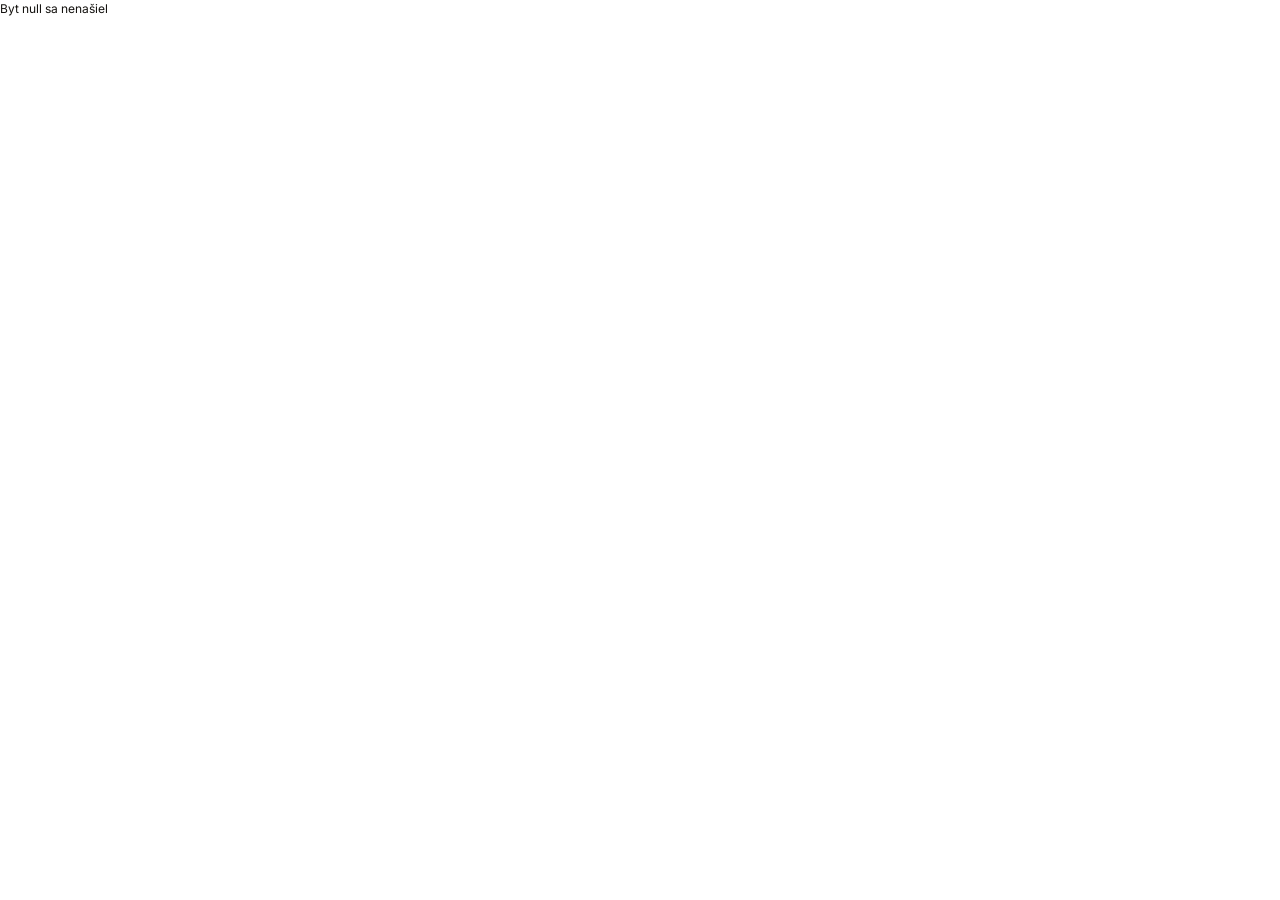
<file: _build/pdf/karta.html>
<!DOCTYPE html>
<html lang="sk">
<head>
<meta charset="UTF-8">
<base href="../../">
<title>P6 — karta bytu</title>
<meta name="robots" content="noindex, nofollow">
<link rel="preconnect" href="https://fonts.googleapis.com">
<link rel="preconnect" href="https://fonts.gstatic.com" crossorigin>
<link href="https://fonts.googleapis.com/css2?family=Inter:wght@300;400;500;600&display=swap" rel="stylesheet">
<link rel="stylesheet" href="assets/css/site.css?v=62">
<style>
  @page { size: A4; margin: 0; }
  html, body { margin: 0; padding: 0; background: #fff; }
  body.karta { font-family: var(--f-ui); color: var(--ink); font-size: 9pt; line-height: 1.45;
    -webkit-print-color-adjust: exact; print-color-adjust: exact; }
  .sheet { width: 210mm; height: 297mm; box-sizing: border-box; padding: 13mm 16mm 11mm;
    display: flex; flex-direction: column; overflow: hidden; break-after: page; }
  .sheet:last-child { break-after: auto; }

  .k-head { display: flex; align-items: center; justify-content: space-between;
    padding-bottom: 4.5mm; border-bottom: .25mm solid var(--line); }
  .k-brand { display: flex; align-items: center; gap: 4mm; }
  .k-logo { height: 7mm; width: auto; display: block; color: var(--ink); }
  .k-brand span, .k-doc { font-size: 6.4pt; letter-spacing: .26em; text-transform: uppercase; color: var(--text-muted); }
  .k-doc { color: var(--sand-ink); font-weight: 500; }

  .k-eyebrow { margin: 0 0 3mm; font-size: 6.6pt; letter-spacing: .22em; text-transform: uppercase;
    color: var(--sand-ink); font-weight: 500; }
  .k-title { margin-top: 9mm; }
  .k-title h1 { margin: 0; font-family: var(--f-display); font-weight: 300; font-size: 50pt;
    line-height: .95; letter-spacing: -.012em; }
  .k-lede { margin: 3mm 0 0; font-size: 11pt; color: var(--text-muted); }

  .k-spec { display: grid; grid-template-columns: repeat(5, 1fr); margin: 8mm 0 0;
    border: .25mm solid var(--line); }
  .k-spec div { padding: 3mm 4mm 3.4mm; }
  .k-spec div + div { border-left: .25mm solid var(--line); }
  .k-spec dt { font-size: 5.8pt; letter-spacing: .2em; text-transform: uppercase; color: var(--text-muted); }
  .k-spec dd { margin: 1.4mm 0 0; font-family: var(--f-display); font-size: 17pt; line-height: 1; white-space: nowrap; }
  .k-spec small { font-family: var(--f-ui); font-size: 6.5pt; color: var(--text-muted); }

  .k-plan { flex: 1; min-height: 0; margin: 8mm 0 0; padding: 7mm; box-sizing: border-box;
    background: var(--paper-2); border-radius: 1.4mm; display: flex; flex-direction: column; }
  .k-plan__label { display: flex; justify-content: space-between; align-items: baseline; margin-bottom: 4mm; }
  .k-plan__label .k-eyebrow { margin: 0; }
  .k-plan__box { flex: 1; min-height: 0; display: flex; align-items: center; justify-content: center; }
  .k-plan__box img { max-width: 100%; max-height: 100%; object-fit: contain; display: block; background: #fff; }

  .k-note { margin: 4mm 0 0; font-size: 6.8pt; line-height: 1.5; color: var(--text-muted); }
  .k-foot { margin-top: auto; padding-top: 3mm; border-top: .25mm solid var(--line);
    display: flex; justify-content: space-between; gap: 6mm; font-size: 6.4pt; color: var(--text-muted); }
  .k-gap { height: 5mm; flex: none; }

  .k-cols { display: grid; grid-template-columns: 1.1fr 1fr; gap: 12mm; margin-top: 9mm; }
  .k-rooms { width: 100%; border-collapse: collapse; font-size: 8.6pt; }
  .k-rooms th { text-align: left; font-size: 5.8pt; letter-spacing: .2em; text-transform: uppercase;
    color: var(--text-muted); font-weight: 500; padding: 0 0 2.2mm; border-bottom: .25mm solid var(--ink); }
  .k-rooms th:last-child, .k-rooms td:last-child { text-align: right; white-space: nowrap; }
  .k-rooms td { padding: 2.1mm 0; border-bottom: .25mm solid var(--line); font-variant-numeric: tabular-nums; }
  .k-rooms .is-sum td { font-weight: 600; }
  .k-rooms .is-total td { font-weight: 600; border-bottom: 0; border-top: .25mm solid var(--ink); }

  .k-price { margin: 0; font-family: var(--f-display); font-size: 22pt; line-height: 1.05; }
  .k-extras { display: grid; gap: 2.5mm; }
  .k-extra { border: .25mm solid var(--line); border-radius: 1.2mm; padding: 3mm 3.6mm; }
  .k-extra b { display: block; font-weight: 600; font-size: 8.6pt; }
  .k-extra span { display: block; margin-top: .6mm; color: var(--text-muted); font-size: 8pt; }
  .k-small { margin: 3mm 0 0; font-size: 7.4pt; line-height: 1.5; color: var(--text-muted); }

  .k-where { margin-top: 9mm; }
  .k-where .fplan { margin: 0; }
  .k-where .fplan__cap { font-size: 6.6pt; margin-top: 2mm; }
  /* the flat itself in brand copper, as on the site's hover — on paper there is
     no hover, so the one flat that matters has to carry the colour */
  .k-where .fplan__unit.is-active polygon { fill: rgba(184, 115, 51, .38); stroke: var(--copper); stroke-width: 1.6; }
  .k-where .fplan__unit.is-active .fplan__tag circle { fill: var(--copper); stroke: var(--copper); }

  .k-contact { display: grid; grid-template-columns: 1.1fr 1fr; gap: 12mm; margin-top: 8mm;
    padding-top: 5mm; border-top: .25mm solid var(--line); }
  .k-contact p { margin: 0; }
  .k-contact__big { font-family: var(--f-display); font-size: 15pt; line-height: 1.2; }
</style>
</head>
<body class="karta">
<main data-karta></main>
<script src="assets/js/data.js?v=62"></script>
<script src="assets/js/site.js?v=62"></script>
<script src="assets/js/floorplan.js?v=62"></script>
<script>
(async () => {
  const DISCLAIMER = "Uvedené výmery sú orientačné a vychádzajú z podkladov architekta. Ide o rekonštrukciu existujúceho skeletu, preto sú možné odchýlky a plochy sa môžu zmeniť. Výmery balkónov nie sú definitívne potvrdené. Investor si vyhradzuje právo na zmeny.";
  const PHONE = "+421 900 000 000", EMAIL = "info@prievozska6.sk";
  const WEB = "prievozska6.sk";
  const ADDRESS = "Prievozská 6, 821 09 Bratislava-Ružinov";

  const id = new URLSearchParams(location.search).get('id');
  const a = APARTMENTS.find(u => u.id === id);
  const root = document.querySelector('[data-karta]');
  if (!a) { root.textContent = 'Byt ' + id + ' sa nenašiel'; window.__kartaReady = 'missing'; return; }
  document.title = `P6 — Byt ${a.id}, karta bytu`;

  const today = new Date().toLocaleDateString('sk-SK');
  const head = `<header class="k-head">
      <div class="k-brand"><svg class="k-logo" viewBox="100 100 678 472" fill="currentColor" role="img" aria-label="P6" focusable="false"><path d="M718 100H613L609 104L599 118L559 168L553 177L531 204L519 221L515 225L506 238L502 242L499 247L495 251L489 260L485 264L476 277L472 281L460 298L450 310L441 324L431 344V346L429 349L428 354L425 360V363L421 375V379L419 385V392L418 393V406L417 407L419 437L420 438V442L421 443V447L422 448L423 455L427 467L438 490L454 513L476 534L487 542L504 551L506 553H508L525 561L531 563H534L538 565H541L550 568H554L555 569L568 570L569 571H579L580 572H613L614 571H624L625 570L637 569L638 568H642L643 567L658 564L667 561L670 559H672L675 557H677L684 553L690 551L692 549L699 546L718 533L724 527H725L743 508L753 494L764 474V472L767 467L772 452V449L774 444V440L775 439V435L776 434L777 416L778 415V399L777 398V386L776 385V379L775 378L774 369L763 336L755 321L747 309L738 298L719 280L702 268L682 258H680L677 256L665 252H662L653 249L643 248L642 247H635L634 246H625L569 318H572L573 317H610L611 318H617L618 319H622L623 320L630 321L639 324L653 331L663 338L670 345H671L677 352L684 362L689 372L692 381V384L694 389V396L695 397V414L694 415V421L693 422V426L692 427V430L690 436L687 441L686 445L676 460L663 473L652 481L638 488L626 492L618 493L617 494H611L610 495H599L598 496L579 495L578 494L567 493L566 492H563L551 488L539 482L529 475L517 463L510 453L505 443L502 434V431L500 426V420L499 419V401L500 400V394L501 393L502 385L506 376V374L516 356L563 297L573 283L581 274L584 269L592 260L595 255L603 246L624 218L666 166L687 138L718 100Z"/><path d="M360 112L345 107L338 106L337 105H333L327 103H322L321 102H315L314 101H303L302 100H100V571H177V176L178 175H296L297 176H304L305 177L314 178L323 181L335 187L343 193L350 200L355 207L360 217L362 223V226L363 227V231L364 232V256L363 257V261L362 262L361 269L359 272L357 279L352 287L339 301L332 306L314 314H311L306 316H302L301 317H292L291 318H270L269 319H264L263 320H259L255 322H252L236 329L220 340L206 354L196 368L188 383L186 390H298L299 389H311L312 388L325 387L326 386H330L331 385L342 383L357 378L362 375H364L388 361L398 353L409 342L423 323L427 314L429 312V310L434 300L438 288V285L441 276L442 265L443 264V254L444 253V232L443 231L442 214L441 213V209L440 208V204L437 196V193L427 170L425 168L421 160L411 147L401 137L391 129L377 120L360 112Z"/></svg><span>Prievozská 6 · Bratislava-Ružinov</span></div>
      <div class="k-doc">Karta bytu ${a.id}</div>
    </header>`;
  const foot = n => `<footer class="k-foot">
      <span>P6 · ${ADDRESS}</span><span>Údaje k ${today}</span><span>${n} / 2</span>
    </footer>`;
  const sold = a.status === 'predany';

  root.innerHTML = `
  <section class="sheet">
    ${head}
    <div class="k-title">
      <p class="k-eyebrow">P6 · Prievozská 6 · ${a.floor}. nadzemné podlažie</p>
      <h1>Byt ${a.id}</h1>
      <p class="k-lede">${a.type} · ${a.floor}. nadzemné podlažie · byt ${a.letter}</p>
    </div>
    <dl class="k-spec">
      <div><dt>Interiér</dt><dd>${fmtArea(a.area)} <small>m²</small></dd></div>
      <div><dt>${a.extKind}</dt><dd>${fmtArea(a.ext)} <small>m²</small></dd></div>
      <div><dt>Spolu</dt><dd>${fmtArea(a.total)} <small>m²</small></dd></div>
      <div><dt>Izby</dt><dd>${a.rooms}</dd></div>
      <div><dt>Podlažie</dt><dd>${a.floor}. NP</dd></div>
    </dl>
    <figure class="k-plan">
      <div class="k-plan__label"><p class="k-eyebrow">Pôdorys</p><p class="k-eyebrow">Byt ${a.id}</p></div>
      <div class="k-plan__box"><img src="${a.plan}" alt="Pôdorys bytu ${a.id}"></div>
    </figure>
    <p class="k-note">${DISCLAIMER}</p>
    <div class="k-gap"></div>
    ${foot(1)}
  </section>

  <section class="sheet">
    ${head}
    <div class="k-cols">
      <div>
        <p class="k-eyebrow">Výmery miestností</p>
        <table class="k-rooms">
          <thead><tr><th>Miestnosť</th><th>Plocha</th></tr></thead>
          <tbody>
            ${a.roomList.map(r => `<tr><td>${r.name}</td><td>${fmtArea1(r.area)} m²</td></tr>`).join('')}
            <tr class="is-sum"><td>Interiér spolu</td><td>${fmtArea(a.area)} m²</td></tr>
            ${a.ext > 0 ? `<tr><td>${a.extKind}</td><td>${fmtArea1(a.ext)} m²</td></tr>` : ''}
            <tr class="is-total"><td>Spolu</td><td>${fmtArea(a.total)} m²</td></tr>
          </tbody>
        </table>
      </div>
      <div>
        <p class="k-eyebrow">${sold ? 'Stav bytu' : 'Cena vrátane DPH'}</p>
        <p class="k-price">${sold ? 'Predané' : fmtPrice(a.price, a.status)}</p>
        <p class="k-eyebrow" style="margin-top:8mm">Možnosť dokúpiť</p>
        <div class="k-extras">
          <div class="k-extra"><b>Pivničná kobka</b><span>plocha 1,5 až 3,0 m²</span></div>
          <div class="k-extra"><b>Parkovacie miesto</b><span>vonkajšie státie priamo pred domom, 50 miest</span></div>
        </div>
        <p class="k-small">Pivničná kobka aj parkovacie miesto sa k bytu dokupujú samostatne. Cenu a dostupnosť vám oznámime na vyžiadanie.</p>
      </div>
    </div>

    <div class="k-where">
      <p class="k-eyebrow">Poloha v dome</p>
      <div data-floorplan></div>
    </div>

    <div class="k-contact">
      <div>
        <p class="k-eyebrow">Predaj bytov</p>
        <p class="k-contact__big">${PHONE}</p>
        <p>${EMAIL} · ${WEB}</p>
      </div>
      <div>
        <p class="k-eyebrow">Adresa projektu</p>
        <p>${ADDRESS}</p>
      </div>
    </div>
    <p class="k-note">${DISCLAIMER}</p>
    <div class="k-gap"></div>
    ${foot(2)}
  </section>`;

  const where = root.querySelector('[data-floorplan]');
  mountFloorPlan(where, a.id);
  /* a PDF has nowhere to go: the neighbours stay drawn, but not as links */
  where.querySelectorAll('a[href]').forEach(n => n.removeAttribute('href'));
  where.querySelectorAll('img').forEach(i => { i.loading = 'eager'; });

  await document.fonts.ready;
  await Promise.all([...document.images].map(i => i.decode().catch(() => {})));
  /* Chrome writes a WebP into a PDF as raw pixels, about 3 MB a page; a JPEG it
     embeds as is. So re-encode each picture to JPEG before printing. */
  await Promise.all([...document.images].map(async i => {
    const c = document.createElement('canvas');
    c.width = i.naturalWidth; c.height = i.naturalHeight;
    const g = c.getContext('2d');
    g.fillStyle = '#fff'; g.fillRect(0, 0, c.width, c.height);
    g.drawImage(i, 0, 0);
    i.src = c.toDataURL('image/jpeg', 0.86);
    await i.decode().catch(() => {});
  }));
  window.__kartaReady = true;
})();
</script>
</body>
</html>
</file>
<file: assets/css/site.css>
/* ===========================================================================
   REZIDENCIA AURORA — design system
   Palette: warm architectural. Ink + sand + paper.
   Type:    Newsreader (display, self-hosted) / Inter (UI, body)
   =========================================================================== */

/* --- display face ----------------------------------------------------------
   Newsreader, self-hosted. It replaced Cormorant Garamond, whose Slovak accents
   are drawn detached: the circumflex on "ô" floated as a tall separate roof
   over the letter ("spôsob", "prispôsobí") and the caron on "Ľ" as a loose tick.
   Newsreader draws them compact and attached, and keeps the same light,
   editorial feel with the weights and italics the site uses.

   size-adjust: 92% is not cosmetic. At equal font-size Newsreader runs 14%
   taller in x-height, 10% taller in cap height and 7% wider than Cormorant;
   92% lands its cap height and line length back on the old ones, so no heading
   rewraps and the nowrap key figures cannot overflow. Doing it on the face
   means none of the 25 display font-size rules had to change.

   Latin + Latin Extended only: that is everything Slovak needs. */
@font-face {
  font-family: "Newsreader";
  font-style: italic;
  font-weight: 200 800;
  font-display: swap;
  size-adjust: 92%;
  src: url("../fonts/newsreader-italic-latin-ext.woff2") format("woff2");
  unicode-range: U+0100-02BA, U+02BD-02C5, U+02C7-02CC, U+02CE-02D7, U+02DD-02FF, U+0304, U+0308, U+0329, U+1D00-1DBF, U+1E00-1E9F, U+1EF2-1EFF, U+2020, U+20A0-20AB, U+20AD-20C0, U+2113, U+2C60-2C7F, U+A720-A7FF;
}
@font-face {
  font-family: "Newsreader";
  font-style: italic;
  font-weight: 200 800;
  font-display: swap;
  size-adjust: 92%;
  src: url("../fonts/newsreader-italic-latin.woff2") format("woff2");
  unicode-range: U+0000-00FF, U+0131, U+0152-0153, U+02BB-02BC, U+02C6, U+02DA, U+02DC, U+0304, U+0308, U+0329, U+2000-206F, U+20AC, U+2122, U+2191, U+2193, U+2212, U+2215, U+FEFF, U+FFFD;
}
@font-face {
  font-family: "Newsreader";
  font-style: normal;
  font-weight: 200 800;
  font-display: swap;
  size-adjust: 92%;
  src: url("../fonts/newsreader-normal-latin-ext.woff2") format("woff2");
  unicode-range: U+0100-02BA, U+02BD-02C5, U+02C7-02CC, U+02CE-02D7, U+02DD-02FF, U+0304, U+0308, U+0329, U+1D00-1DBF, U+1E00-1E9F, U+1EF2-1EFF, U+2020, U+20A0-20AB, U+20AD-20C0, U+2113, U+2C60-2C7F, U+A720-A7FF;
}
@font-face {
  font-family: "Newsreader";
  font-style: normal;
  font-weight: 200 800;
  font-display: swap;
  size-adjust: 92%;
  src: url("../fonts/newsreader-normal-latin.woff2") format("woff2");
  unicode-range: U+0000-00FF, U+0131, U+0152-0153, U+02BB-02BC, U+02C6, U+02DA, U+02DC, U+0304, U+0308, U+0329, U+2000-206F, U+20AC, U+2122, U+2191, U+2193, U+2212, U+2215, U+FEFF, U+FFFD;
}

:root {
  /* --- colour ------------------------------------------------------------ */
  --ink:        #14120F;
  --ink-2:      #24201B;
  --ink-3:      #3C352D;
  --paper:      #F7F4EF;
  --paper-2:    #EFEAE2;
  --paper-3:    #E3DCD1;
  --sand:       #A98C64;
  --sand-2:     #C4AB89;
  --sand-3:     #E4D8C5;

  --text:       #14120F;
  --text-muted: #4B443B;   /* brief: small light-grey text was too faint */
  --sand-ink:   #866A42;   /* sand for TEXT — 4.6:1 on paper; --sand stays for lines */
  --copper:     #B87333;   /* P6 on the map, and only there */
  --copper-2:   #D9945B;
  --text-inv:   #F7F4EF;
  --text-inv-muted: rgba(247, 244, 239, .62);

  --line:       rgba(20, 18, 15, .14);
  --line-soft:  rgba(20, 18, 15, .08);
  --line-inv:   rgba(247, 244, 239, .18);

  --ok:         #4E7355;   /* dostupný  */
  --ok-bg:      #E7EFE7;
  --warn:       #9A7226;   /* rezervovaný */
  --warn-bg:    #F5EDDC;
  --off:        #8A8079;   /* predaný */
  --off-bg:     #E9E5DF;

  /* --- type -------------------------------------------------------------- */
  --f-display: "Newsreader", "Iowan Old Style", Georgia, serif;
  --f-ui: "Inter", -apple-system, BlinkMacSystemFont, "Segoe UI", Roboto, sans-serif;

  /* --- space / shape ----------------------------------------------------- */
  --shell: 1520px;         /* brief: use the right side of large monitors */
  --nav-h: 76px;
  --r-sm: 3px;
  --r-md: 6px;
  --shadow-1: 0 1px 2px rgba(20,18,15,.05), 0 6px 20px -12px rgba(20,18,15,.22);
  --shadow-2: 0 2px 6px rgba(20,18,15,.07), 0 24px 60px -24px rgba(20,18,15,.35);

  /* --- z-scale ----------------------------------------------------------- */
  --z-sticky: 10;
  --z-overlay: 20;
  --z-nav: 30;
  --z-modal: 50;
}

/* ===========================================================================
   base
   =========================================================================== */

*, *::before, *::after { box-sizing: border-box; }

html { -webkit-text-size-adjust: 100%; scroll-behavior: smooth; }
@media (prefers-reduced-motion: reduce) { html { scroll-behavior: auto; } }

body {
  margin: 0;
  background: var(--paper);
  color: var(--text);
  font-family: var(--f-ui);
  font-size: 16px;
  line-height: 1.65;
  font-weight: 400;
  -webkit-font-smoothing: antialiased;
  text-rendering: optimizeLegibility;
  overflow-x: hidden;
}

img, svg, video { max-width: 100%; display: block; }

/* Any explicit `display` on a component beats the UA rule for [hidden], which
   silently defeats el.hidden = true. Several components set display, so make
   the attribute authoritative once, here. */
[hidden] { display: none !important; }
a { color: inherit; }

h1, h2, h3, h4 {
  font-family: var(--f-display);
  font-weight: 300;
  line-height: 1.06;
  letter-spacing: -0.015em;
  margin: 0;
}

h1 { font-size: clamp(2.9rem, 7.4vw, 6.5rem); }
h2 { font-size: clamp(2.1rem, 4.6vw, 3.9rem); }
h3 { font-size: clamp(1.4rem, 2.2vw, 1.9rem); }

p { margin: 0 0 1.1em; max-width: 68ch; }

::selection { background: var(--sand-3); color: var(--ink); }

:focus-visible {
  outline: 2px solid var(--sand);
  outline-offset: 3px;
  border-radius: 2px;
}

.skip-link {
  position: absolute; left: 12px; top: -60px;
  background: var(--ink); color: var(--text-inv);
  padding: 10px 18px; z-index: var(--z-modal);
  font-size: .9rem; transition: top .18s ease;
}
.skip-link:focus { top: 12px; }

/* ===========================================================================
   layout helpers
   =========================================================================== */

.shell { width: 100%; max-width: var(--shell); margin-inline: auto; padding-inline: clamp(20px, 5vw, 56px); }
.shell-wide { max-width: 1800px; }
.section { padding-block: clamp(64px, 8vw, 116px); }   /* brief: fewer empty gaps */
.section--tight { padding-block: clamp(44px, 5vw, 72px); }
.section--ink { background: var(--ink); color: var(--text-inv); }
.section--paper2 { background: var(--paper-2); }

.eyebrow {
  font-size: .72rem;
  letter-spacing: .22em;
  text-transform: uppercase;
  font-weight: 500;
  color: var(--sand-ink);
  margin: 0 0 20px;
  display: flex;
  align-items: center;
  gap: 14px;
}
.eyebrow::after {
  content: ""; flex: 1; height: 1px;
  background: currentColor; opacity: .35; max-width: 90px;
}
.eyebrow--center { justify-content: center; }
.eyebrow--center::after { display: none; }

.lede { font-size: clamp(1.05rem, 1.5vw, 1.25rem); color: var(--text-muted); line-height: 1.7; }
.section--ink .lede { color: var(--text-inv-muted); }
.section--ink .eyebrow { color: var(--sand-2); }
.section--ink p { color: rgba(247,244,239,.78); }
.section--ink .lede { color: rgba(247,244,239,.72); }

.grid-2 { display: grid; gap: clamp(32px, 5vw, 76px); grid-template-columns: 1fr; }
@media (min-width: 900px) { .grid-2 { grid-template-columns: 1fr 1fr; align-items: center; } }

.rule { height: 1px; background: var(--line); border: 0; margin: 0; }

/* ===========================================================================
   buttons
   =========================================================================== */

.btn {
  display: inline-flex; align-items: center; justify-content: center; gap: 10px;
  font-family: var(--f-ui);
  font-size: .82rem; font-weight: 500;
  letter-spacing: .12em; text-transform: uppercase;
  padding: 15px 30px;
  min-height: 48px;
  border: 1px solid transparent;
  border-radius: var(--r-sm);
  text-decoration: none;
  cursor: pointer;
  transition: background-color .22s ease, color .22s ease, border-color .22s ease;
}
.btn svg { width: 16px; height: 16px; flex: none; }

.btn--primary { background: var(--ink); color: var(--text-inv); border-color: var(--ink); }
.btn--primary:hover { background: var(--sand); border-color: var(--sand); color: var(--ink); }

.btn--ghost { background: transparent; color: var(--ink); border-color: var(--line); }
.btn--ghost:hover { background: var(--ink); color: var(--text-inv); border-color: var(--ink); }

.btn--light { background: var(--paper); color: var(--ink); border-color: var(--paper); }
.btn--light:hover { background: var(--sand); border-color: var(--sand); }

.btn--onink { background: transparent; color: var(--text-inv); border-color: var(--line-inv); }
.btn--onink:hover { background: var(--paper); color: var(--ink); border-color: var(--paper); }

.link-arrow {
  display: inline-flex; align-items: center; gap: 10px;
  font-size: .8rem; letter-spacing: .12em; text-transform: uppercase;
  font-weight: 500; text-decoration: none;
  padding-bottom: 4px; border-bottom: 1px solid var(--line);
  transition: border-color .22s ease, color .22s ease, gap .22s ease;
}
.link-arrow:hover { border-color: var(--sand); color: var(--sand); gap: 16px; }
.link-arrow svg { width: 15px; height: 15px; }

/* ===========================================================================
   navigation
   =========================================================================== */

.nav {
  position: fixed; inset: 0 0 auto 0; z-index: var(--z-nav);
  height: var(--nav-h);
  display: flex; align-items: center;
  transition: background-color .3s ease, border-color .3s ease, backdrop-filter .3s ease;
  border-bottom: 1px solid transparent;
}
.nav__inner { width: 100%; max-width: 1680px; margin-inline: auto; padding-inline: clamp(20px, 5vw, 56px);
  display: flex; align-items: center; justify-content: space-between; gap: 24px; }

.brand { display: flex; align-items: center; gap: 13px; text-decoration: none; color: inherit; }
.brand__mark { display: inline-flex; line-height: 0; }
/* the project logo (assets/brand/P6_logo.svg), inlined in currentColor */
.brand__logo { display: block; height: 28px; width: auto; }
@media (max-width: 899px) { .brand__logo { height: 24px; } }
.brand__sub { font-size: .6rem; letter-spacing: .3em; text-transform: uppercase; opacity: .6; }

.nav__links { display: none; gap: 34px; align-items: center; }
@media (min-width: 1040px) { .nav__links { display: flex; } }

.nav__link {
  font-size: .78rem; letter-spacing: .13em; text-transform: uppercase; font-weight: 500;
  text-decoration: none; position: relative; padding-block: 6px;
  transition: color .2s ease;
}
.nav__link::after {
  content: ""; position: absolute; left: 0; right: 100%; bottom: 0; height: 1px;
  background: currentColor; transition: right .28s cubic-bezier(.22,1,.36,1);
}
.nav__link:hover::after, .nav__link[aria-current="page"]::after { right: 0; }
.nav__link[aria-current="page"] { color: var(--sand); }

.nav__actions { display: flex; align-items: center; gap: 12px; }
.nav .btn { padding: 12px 22px; min-height: 44px; font-size: .74rem; }
.nav__cta { display: none; }
@media (min-width: 700px) { .nav__cta { display: inline-flex; } }

/* transparent over hero, solid after scroll */
.nav--over { color: var(--ink); }
.nav--over .nav__link[aria-current="page"] { color: var(--sand); }
.nav--solid {
  background: rgba(247, 244, 239, .92);
  backdrop-filter: saturate(140%) blur(14px);
  -webkit-backdrop-filter: saturate(140%) blur(14px);
  border-bottom-color: var(--line-soft);
  color: var(--ink);
}
.nav--solid .btn--onink { color: var(--ink); border-color: var(--line); }
.nav--solid .btn--onink:hover { background: var(--ink); color: var(--text-inv); border-color: var(--ink); }

.nav__burger {
  display: inline-flex; align-items: center; justify-content: center;
  width: 44px; height: 44px; background: none; border: 1px solid currentColor;
  border-radius: var(--r-sm); cursor: pointer; color: inherit; opacity: .8;
  transition: opacity .2s ease;
}
.nav__burger:hover { opacity: 1; }
@media (min-width: 1040px) { .nav__burger { display: none; } }
.nav__burger svg { width: 18px; height: 18px; }

.drawer {
  position: fixed; inset: 0; z-index: var(--z-modal);
  background: var(--ink); color: var(--text-inv);
  display: flex; flex-direction: column;
  padding: 24px clamp(20px, 6vw, 48px) 40px;
  transform: translateY(-100%);
  transition: transform .42s cubic-bezier(.76,0,.24,1);
  overflow-y: auto;
}
.drawer[data-open="true"] { transform: translateY(0); }
.drawer__top { display: flex; justify-content: space-between; align-items: center; height: calc(var(--nav-h) - 24px); }
.drawer__close { width: 44px; height: 44px; background: none; border: 1px solid var(--line-inv);
  color: inherit; border-radius: var(--r-sm); cursor: pointer; display: grid; place-items: center; }
.drawer__close svg { width: 18px; height: 18px; }
.drawer__links { margin-top: auto; margin-bottom: auto; display: flex; flex-direction: column; gap: 2px; }
.drawer__link {
  font-family: var(--f-display); font-size: clamp(2rem, 9vw, 3.2rem); font-weight: 300;
  text-decoration: none; padding-block: 10px; border-bottom: 1px solid var(--line-inv);
  transition: color .2s ease, padding-left .28s ease;
}
.drawer__link:hover { color: var(--sand-2); padding-left: 12px; }
.drawer__foot { display: flex; flex-wrap: wrap; gap: 10px 26px; font-size: .85rem; color: var(--text-inv-muted); }
.drawer__foot a { text-decoration: none; }
.drawer__foot a:hover { color: var(--sand-2); }

body[data-locked="true"] { overflow: hidden; }

/* ===========================================================================
   hero
   =========================================================================== */

.hero {
  position: relative;
  min-height: 100svh;
  display: flex; flex-direction: column;
  background: #AEC3D2;
  color: var(--ink);
  overflow: hidden;
}

.hero__vis { position: absolute; inset: 0; }
.hero__vis svg { width: 100%; height: 100%; display: block; }

.hero__scrim {
  position: absolute; inset: 0; pointer-events: none;
  background:
    linear-gradient(100deg, rgba(243,239,231,.95) 0%, rgba(243,239,231,.86) 30%, rgba(243,239,231,.34) 48%, rgba(243,239,231,0) 66%),
    linear-gradient(0deg, rgba(243,239,231,.62) 0%, rgba(243,239,231,.12) 18%, rgba(243,239,231,0) 32%);
}

.hero__content {
  position: relative; z-index: 2;
  margin-top: auto;
  padding-block: 0 clamp(28px, 5vw, 56px);
  pointer-events: none;
}
.hero__content .shell { pointer-events: none; }
.hero__content a, .hero__content button { pointer-events: auto; }

.hero__title { max-width: 15ch; }
.hero__title em { font-style: italic; color: #8A6B41; }
.hero__sub {
  margin: 22px 0 30px; max-width: 46ch;
  color: var(--text-muted); font-size: clamp(1rem, 1.5vw, 1.15rem);
}
.hero__actions { display: flex; flex-wrap: wrap; gap: 12px; }

.hero__top { position: relative; z-index: 2; padding-top: calc(var(--nav-h) + clamp(16px, 4vw, 40px)); pointer-events: none; }
.hero__kicker {
  display: inline-flex; align-items: center; gap: 12px;
  font-size: .7rem; letter-spacing: .26em; text-transform: uppercase;
  color: var(--ink); font-weight: 500;
  background: rgba(247,244,239,.72); padding: 7px 14px; border-radius: 100px;
  backdrop-filter: blur(6px);
}
.hero__kicker span { width: 26px; height: 1px; background: var(--sand); }

/* --- hero stats strip --------------------------------------------------- */
.hero__stats {
  position: relative; z-index: 2;
  border-top: 1px solid var(--line);
  background: rgba(247,244,239,.86);
  backdrop-filter: blur(10px);
  -webkit-backdrop-filter: blur(10px);
}
.hero__stats-grid { display: grid; grid-template-columns: repeat(2, 1fr); }
@media (min-width: 860px) { .hero__stats-grid { grid-template-columns: repeat(4, 1fr); } }
.hero__stat { padding: 18px 6px 20px; border-right: 1px solid var(--line); }
.hero__stat:last-child { border-right: 0; }
@media (max-width: 859px) { .hero__stat:nth-child(2n) { border-right: 0; }
  .hero__stat:nth-child(-n+2) { border-bottom: 1px solid var(--line); } }
.hero__stat b { display: block; font-family: var(--f-display); font-size: clamp(1.7rem, 3vw, 2.5rem); font-weight: 400; line-height: 1.1; }
.hero__stat span { font-size: .68rem; letter-spacing: .18em; text-transform: uppercase; color: var(--text-muted); }

/* ===========================================================================
   interactive building selector
   =========================================================================== */

/* --- tooltip card ------------------------------------------------------- */
.tip {
  position: absolute; z-index: var(--z-overlay);
  /* JS sets left on show; the default keeps the hidden card from sitting at a
     negative offset (translate(-50%) off left:auto) and tripping layout audits */
  left: 50%; top: 0;
  width: 268px;
  background: var(--paper);
  border: 1px solid var(--line);
  color: var(--ink);
  border-radius: var(--r-md);
  box-shadow: var(--shadow-2);
  padding: 16px 18px 18px;
  pointer-events: none;
  opacity: 0;
  transform: translate(-50%, 6px) scale(.97);
  transition: opacity .16s ease, transform .16s ease;
}
.tip[data-flip="true"] { transform: translate(-50%, -6px) scale(.97); }
.tip[data-show="true"],
.tip[data-show="true"][data-flip="true"] { opacity: 1; transform: translate(-50%, 0) scale(1); }
.tip__head { display: flex; align-items: baseline; justify-content: space-between; gap: 12px; margin-bottom: 10px; }
.tip__id { font-family: var(--f-display); font-size: 1.75rem; line-height: 1; }
.tip__type { font-size: .8rem; color: var(--text-muted); margin-bottom: 12px; }
.tip__rows { display: grid; gap: 5px; font-size: .82rem; }
.tip__row { display: flex; justify-content: space-between; gap: 12px; }
.tip__row dt { color: var(--text-muted); margin: 0; }
.tip__row dd { margin: 0; font-variant-numeric: tabular-nums; font-weight: 500; }
.tip__cta { margin-top: 12px; padding-top: 11px; border-top: 1px solid var(--line-soft);
  font-size: .68rem; letter-spacing: .16em; text-transform: uppercase; color: var(--sand); font-weight: 600; }

/* --- legend ------------------------------------------------------------- */
.legend { display: flex; flex-wrap: wrap; gap: 10px 22px; align-items: center; }
.legend__item { display: inline-flex; align-items: center; gap: 8px;
  font-size: .72rem; letter-spacing: .1em; text-transform: uppercase; color: var(--text-muted); }
.legend__dot { width: 9px; height: 9px; border-radius: 50%; flex: none; }
.legend__dot--ok { background: var(--ok); }
.legend__dot--warn { background: var(--warn); }
.legend__dot--off { background: var(--off); }

.picker__hint {
  font-size: .72rem; letter-spacing: .14em; text-transform: uppercase;
  color: var(--text-muted);
  display: inline-flex; align-items: center; gap: 9px;
}
.picker__hint svg { width: 15px; height: 15px; }

/* ===========================================================================
   status pill
   =========================================================================== */

.pill {
  display: inline-flex; align-items: center; gap: 7px;
  font-size: .68rem; letter-spacing: .12em; text-transform: uppercase; font-weight: 600;
  padding: 5px 11px; border-radius: 100px; white-space: nowrap;
}
.pill::before { content: ""; width: 6px; height: 6px; border-radius: 50%; background: currentColor; }
.pill--dostupny { background: var(--ok-bg); color: var(--ok); }
.pill--rezervovany { background: var(--warn-bg); color: var(--warn); }
.pill--predany { background: var(--off-bg); color: var(--off); }

/* ===========================================================================
   apartment list / filters
   =========================================================================== */

.page-head { padding-top: calc(var(--nav-h) + clamp(48px, 8vw, 104px)); padding-bottom: clamp(34px, 5vw, 56px); }
.page-head h1 { font-size: clamp(2.6rem, 6vw, 4.8rem); }
.page-head .lede { margin-top: 18px; }

.filters {
  position: sticky; top: var(--nav-h); z-index: var(--z-sticky);
  background: rgba(247,244,239,.94);
  backdrop-filter: blur(12px);
  -webkit-backdrop-filter: blur(12px);
  border-block: 1px solid var(--line-soft);
}
.filters__inner { display: flex; flex-direction: column; gap: 12px; padding-block: 12px; }
.filters__bar { display: flex; flex-wrap: wrap; align-items: center; gap: 10px 14px; }
.filters__fields { display: grid; grid-template-columns: repeat(2, minmax(0, 1fr)); gap: 12px; }

/* the field set collapses behind a Filtre button on phones — left open it
   pinned ~326px of filter UI under the nav and ate half the screen */
.filters__toggle {
  display: inline-flex; align-items: center; gap: 9px;
  min-height: 44px; padding: 10px 16px;
  background: var(--paper); border: 1px solid var(--line); border-radius: var(--r-sm);
  font-family: var(--f-ui); font-size: .76rem; letter-spacing: .12em; text-transform: uppercase;
  font-weight: 500; color: var(--ink); cursor: pointer;
  transition: background-color .2s ease, border-color .2s ease;
}
.filters__toggle:hover { border-color: var(--sand); }
.filters__toggle svg { width: 17px; height: 17px; }
.filters__toggle[aria-expanded="true"] { background: var(--ink); color: var(--text-inv); border-color: var(--ink); }
.filters__badge {
  display: inline-grid; place-items: center; min-width: 20px; height: 20px; padding: 0 6px;
  border-radius: 100px; background: var(--sand); color: var(--ink);
  font-size: .68rem; font-weight: 600; letter-spacing: 0;
}
.filters__toggle[aria-expanded="true"] .filters__badge { background: var(--sand-2); }

/* --- phone: the field set is a bottom sheet ------------------------------
   Inline, it pinned ~310px of filter UI under the nav on every scroll.       */
@media (max-width: 759px) {
  .filters__fields {
    position: fixed; inset: auto 0 0 0; z-index: var(--z-modal);
    grid-template-columns: repeat(2, minmax(0, 1fr));
    align-content: start; gap: 14px;
    background: var(--paper);
    border-top: 1px solid var(--line);
    border-radius: 16px 16px 0 0;
    padding: 18px 20px calc(20px + env(safe-area-inset-bottom));
    box-shadow: 0 -20px 60px -22px rgba(20, 18, 15, .5);
    max-height: 78svh; overflow-y: auto;
    transform: translateY(101%);
    transition: transform .34s cubic-bezier(.22,1,.36,1);
  }
  .filters[data-open="true"] .filters__fields { transform: translateY(0); }
  .filters__fields .field:last-of-type { grid-column: 1 / -1; }

  .filters__scrim {
    position: fixed; inset: 0; z-index: calc(var(--z-modal) - 1);
    background: rgba(20, 18, 15, .42);
    opacity: 0; transition: opacity .3s ease;
  }
  .filters[data-open="true"] .filters__scrim { opacity: 1; }

  .filters__sheet-head {
    grid-column: 1 / -1; display: flex; align-items: center; justify-content: space-between;
    margin-bottom: 2px;
  }
  .filters__sheet-head span {
    font-size: .72rem; letter-spacing: .18em; text-transform: uppercase;
    font-weight: 600; color: var(--text-muted);
  }
  .filters__sheet-close {
    width: 44px; height: 44px; margin-right: -10px; display: grid; place-items: center;
    background: none; border: 0; color: var(--text-muted); cursor: pointer;
  }
  .filters__sheet-close svg { width: 18px; height: 18px; }
  .filters__apply { grid-column: 1 / -1; margin-top: 4px; }

  .filters__count { margin-left: auto; }
  /* a 940px table cannot work on a phone — cards only */
  .filters .toggle { display: none; }

  /* backdrop-filter makes an element a containing block for fixed-position
     descendants, which trapped the sheet and scrim inside the 68px bar */
  .filters { backdrop-filter: none; -webkit-backdrop-filter: none; background: var(--paper); }
}

@media (min-width: 760px) {
  .filters__scrim, .filters__sheet-head, .filters__apply { display: none; }
}

@media (min-width: 760px) {
  .filters__inner { flex-direction: row; flex-wrap: wrap; align-items: flex-end; gap: 14px 20px; padding-block: 16px; }
  .filters__fields { display: flex; flex-wrap: wrap; gap: 14px 20px; flex: 1 1 auto; order: -1; align-items: flex-end; }
  .filters__fields .field label { min-height: 2.4em; display: flex; align-items: flex-end; }
  .filters__bar { margin-left: auto; }
  .filters__toggle { display: none; }
}
.field { display: flex; flex-direction: column; gap: 6px; min-width: 128px; flex: 1 1 128px; }
.field label { font-size: .66rem; letter-spacing: .16em; text-transform: uppercase; color: var(--text-muted); font-weight: 500; }
.field select, .field input {
  font-family: var(--f-ui); font-size: .9rem; color: var(--ink);
  background: var(--paper); border: 1px solid var(--line);
  border-radius: var(--r-sm); padding: 11px 13px; min-height: 44px;
  appearance: none; cursor: pointer;
}
.field select {
  background-image: url("data:image/svg+xml,%3Csvg xmlns='http://www.w3.org/2000/svg' viewBox='0 0 24 24' fill='none' stroke='%235C544A' stroke-width='2'%3E%3Cpath d='m6 9 6 6 6-6'/%3E%3C/svg%3E");
  background-repeat: no-repeat; background-position: right 10px center; background-size: 15px;
  padding-right: 34px;
}
.field select:hover, .field input:hover { border-color: var(--sand); }
.filters__count { font-size: .82rem; color: var(--text-muted); font-variant-numeric: tabular-nums; white-space: nowrap; }
.filters__reset { background: none; border: 0; cursor: pointer; font-family: var(--f-ui);
  font-size: .72rem; letter-spacing: .12em; text-transform: uppercase; color: var(--text-muted);
  text-decoration: underline; text-underline-offset: 4px; padding: 10px 2px; min-height: 44px; }
.filters__reset:hover { color: var(--ink); }

.toggle { display: inline-flex; border: 1px solid var(--line); border-radius: var(--r-sm); overflow: hidden; }
.toggle button {
  background: var(--paper); border: 0; cursor: pointer; padding: 0 14px; min-height: 44px;
  display: grid; place-items: center; color: var(--text-muted);
  transition: background-color .2s ease, color .2s ease;
}
.toggle button + button { border-left: 1px solid var(--line); }
.toggle button svg { width: 17px; height: 17px; }
.toggle button[aria-pressed="true"] { background: var(--ink); color: var(--text-inv); }

/* --- table view --------------------------------------------------------- */
.table-wrap { overflow-x: auto; }
table.units { width: 100%; border-collapse: collapse; min-width: 940px; }
table.units th {
  text-align: left; font-size: .66rem; letter-spacing: .16em; text-transform: uppercase;
  font-weight: 600; color: var(--text-muted); padding: 14px 16px;
  border-bottom: 1px solid var(--line); white-space: nowrap;
}
table.units th button {
  background: none; border: 0; padding: 0; cursor: pointer; color: inherit;
  font: inherit; letter-spacing: inherit; text-transform: inherit;
  display: inline-flex; align-items: center; gap: 6px;
}
table.units th button:hover { color: var(--ink); }
table.units th button svg { width: 12px; height: 12px; opacity: .35; }
table.units th button[data-dir] svg { opacity: 1; color: var(--sand); }
table.units th button[data-dir="desc"] svg { transform: rotate(180deg); }
table.units td { padding: 15px 16px; border-bottom: 1px solid var(--line-soft); font-size: .92rem; white-space: nowrap; }
table.units td:nth-child(2) { color: var(--text-muted); }
table.units tbody tr { cursor: pointer; transition: background-color .18s ease; }
table.units tbody tr:hover { background: var(--paper-2); }
table.units tbody tr:focus-within { background: var(--paper-2); }
table.units tbody tr[data-status="predany"] { color: var(--text-muted); }
.cell-id { font-family: var(--f-display); font-size: 1.5rem; font-weight: 500; }
.cell-id a { text-decoration: none; }
.num { font-variant-numeric: tabular-nums; white-space: nowrap; }
.cell-go { text-align: right; }
.cell-go svg { width: 16px; height: 16px; opacity: .3; transition: opacity .2s ease, transform .2s ease; }
table.units tbody tr:hover .cell-go svg { opacity: 1; transform: translateX(3px); }

/* --- card view ---------------------------------------------------------- */
/* hairlines come from each tile's own outline, so a half-filled last row
   never leaves grey holes in the grid */
.cards { display: grid; gap: 1px;
  grid-template-columns: repeat(auto-fill, minmax(min(100%, 288px), 1fr)); }
.card {
  background: var(--paper); padding: 26px 26px 24px; text-decoration: none; color: inherit;
  display: flex; flex-direction: column; gap: 14px;
  box-shadow: 0 0 0 1px var(--line-soft);
  transition: background-color .22s ease;
}
.card:hover { background: var(--paper-2); }
.card__top { display: flex; align-items: flex-start; justify-content: space-between; gap: 12px; }
.card__id { font-family: var(--f-display); font-size: 2.3rem; line-height: 1; }
.card__type { font-size: .82rem; color: var(--text-muted); }
.card__rows { display: grid; gap: 6px; font-size: .85rem; margin-top: auto; padding-top: 14px; border-top: 1px solid var(--line-soft); }
.card__row { display: flex; justify-content: space-between; gap: 10px; }
.card__row dt { color: var(--text-muted); margin: 0; }
.card__row dd { margin: 0; font-weight: 500; }
.card__price { font-family: var(--f-display); font-size: 1.5rem; }
.card[data-status="predany"] { opacity: .62; }

.empty { padding: clamp(56px, 10vw, 110px) 0; text-align: center; }
.empty h3 { margin-bottom: 12px; }

/* ===========================================================================
   apartment detail
   =========================================================================== */

.detail { display: grid; gap: clamp(32px, 5vw, 64px); grid-template-columns: 1fr; align-items: start; }
@media (min-width: 1000px) { .detail { grid-template-columns: minmax(0, 1fr) 388px; } }

.plan {
  background: var(--paper-2); border: 1px solid var(--line-soft); border-radius: var(--r-md);
  padding: clamp(16px, 2vw, 26px); display: grid; place-items: center; min-height: 340px;
}
.plan svg, .plan__img { width: 100%; height: auto; max-width: 640px; display: block; }
.plan__head { display: flex; align-items: center; justify-content: space-between; gap: 16px;
  flex-wrap: wrap; margin-bottom: 14px; }

.aside { position: sticky; top: calc(var(--nav-h) + 24px); display: grid; gap: 22px; }
.aside__box { border: 1px solid var(--line); border-radius: var(--r-md); padding: 26px; background: var(--paper); }
.aside__price { font-family: var(--f-display); font-size: clamp(2.2rem, 3.4vw, 3rem); line-height: 1; margin: 6px 0 4px; }
.aside__ppm { font-size: .82rem; color: var(--text-muted); }
.aside__actions { display: grid; gap: 10px; margin-top: 22px; }
.aside__actions .btn { width: 100%; }

.spec { display: flex; flex-wrap: wrap; gap: 1px; }
.spec__item { flex: 1 1 148px; background: var(--paper); padding: 20px 22px;
  box-shadow: 0 0 0 1px var(--line-soft); }
.spec__item dt { font-size: .66rem; letter-spacing: .16em; text-transform: uppercase; color: var(--text-muted); margin-bottom: 7px; }
.spec__item dd { margin: 0; font-family: var(--f-display); font-size: 1.6rem; line-height: 1.1; }
.spec__item dd small { font-family: var(--f-ui); font-size: .8rem; color: var(--text-muted); }

table.rooms { width: 100%; border-collapse: collapse; }
table.rooms th { text-align: left; font-size: .66rem; letter-spacing: .16em; text-transform: uppercase;
  color: var(--text-muted); font-weight: 600; padding: 12px 0; border-bottom: 1px solid var(--line); }
table.rooms td { padding: 12px 0; border-bottom: 1px solid var(--line-soft); font-size: .92rem; }
table.rooms td:last-child, table.rooms th:last-child { text-align: right; font-variant-numeric: tabular-nums; }
table.rooms tfoot td { font-weight: 600; border-bottom: 0; border-top: 1px solid var(--line); }
/* "Interiér spolu" is a subtotal between the rooms and the balcony: weighted
   like the grand total, but it is a summary, not a room to hover */
table.rooms .rooms__sum td { font-weight: 600; border-top: 1px solid var(--line); }
table.rooms tbody.rooms__sum tr:hover { background: none; }

.detail-nav { display: flex; justify-content: space-between; gap: 16px; flex-wrap: wrap; }

/* placeholder tile (photos / tour not available yet).
   Class is .photo — the same element becomes a real photo frame once an <img>
   is passed, so the modifiers below live with the image rules further down. */
.photo {
  /* place-items centres each row but leaves the rows stretched apart, which
     spread the icon/title/caption over a tall tile — align-content fixes it */
  position: relative; display: grid; place-items: center; align-content: center;
  gap: 12px; text-align: center;
  background:
    repeating-linear-gradient(-45deg, transparent 0 11px, rgba(20,18,15,.035) 11px 22px),
    var(--paper-2);
  border: 1px dashed var(--line);
  border-radius: var(--r-md);
  padding: clamp(30px, 5vw, 56px);
  color: var(--text-muted);
  min-height: 220px;
  overflow: hidden;
  /* photo() emits a <figure>, and browsers give figures margin: 1em 40px. Left
     in, it inset every tile 40px from both sides of its column, and on the
     full-width school aerial it pushed the tile 40px off a phone screen. */
  margin: 0;
}
/* the icon is decorative — without an explicit size it inherits the tile width */
.photo > svg { width: 30px; height: 30px; opacity: .4; flex: none; }
.photo > b { font-family: var(--f-display); font-size: 1.45rem; font-weight: 400; color: var(--ink); }
.photo__cap { font-size: .85rem; max-width: 40ch; }

/* ===========================================================================
   content blocks
   =========================================================================== */

.feature-grid { display: grid; gap: 1px;
  grid-template-columns: repeat(auto-fit, minmax(min(100%, 264px), 1fr)); }
.feature { background: var(--paper); padding: 32px 28px 34px;
  box-shadow: 0 0 0 1px var(--line-soft); }
.section--ink .feature { background: var(--ink); box-shadow: 0 0 0 1px var(--line-inv); }
.section--paper2 .feature { background: var(--paper-2); }
.feature svg { width: 26px; height: 26px; color: var(--sand); margin-bottom: 18px; stroke-width: 1.25; }
.feature h3 { font-size: 1.3rem; margin-bottom: 8px; }
.feature p { font-size: .92rem; color: var(--text-muted); margin: 0; }
.section--ink .feature p { color: var(--text-inv-muted); }

.figures { display: grid; gap: 1px;
  grid-template-columns: repeat(auto-fit, minmax(min(100%, 190px), 1fr)); }
.figure { background: var(--ink); padding: 30px 26px; box-shadow: 0 0 0 1px var(--line-inv); }
.figure b { display: block; font-family: var(--f-display); font-size: clamp(2.4rem, 4.5vw, 3.6rem); font-weight: 300; line-height: 1; }
.figure span { font-size: .7rem; letter-spacing: .18em; text-transform: uppercase; color: var(--text-inv-muted); }

.gallery { display: grid; gap: 14px; grid-template-columns: repeat(auto-fit, minmax(min(100%, 300px), 1fr)); }
.gallery .ph { min-height: 260px; }
.gallery .ph--wide { grid-column: span 2; }
@media (max-width: 720px) { .gallery .ph--wide { grid-column: span 1; } }

.timeline { display: grid; gap: 0; }
.tl { display: grid; gap: 6px 28px; padding: 26px 0; border-bottom: 1px solid var(--line-soft); grid-template-columns: 1fr; }
@media (min-width: 760px) { .tl { grid-template-columns: 190px 1fr; align-items: baseline; } }
.tl dt { font-size: .72rem; letter-spacing: .18em; text-transform: uppercase; color: var(--sand); font-weight: 600; }
.tl dd { margin: 0; }
.tl dd b { font-family: var(--f-display); font-size: 1.35rem; font-weight: 400; display: block; margin-bottom: 4px; }
.tl dd span { font-size: .92rem; color: var(--text-muted); }

.faq { border-top: 1px solid var(--line); }
.faq details { border-bottom: 1px solid var(--line); }
.faq summary {
  list-style: none; cursor: pointer; padding: 22px 40px 22px 0; position: relative;
  font-family: var(--f-display); font-size: clamp(1.15rem, 2vw, 1.5rem); font-weight: 400;
}
.faq summary::-webkit-details-marker { display: none; }
.faq summary::after {
  content: ""; position: absolute; right: 6px; top: 50%; width: 13px; height: 13px;
  margin-top: -6px;
  background: currentColor;
  -webkit-mask: url("data:image/svg+xml,%3Csvg xmlns='http://www.w3.org/2000/svg' viewBox='0 0 24 24' fill='none' stroke='black' stroke-width='2'%3E%3Cpath d='M12 5v14M5 12h14'/%3E%3C/svg%3E") center/contain no-repeat;
  mask: url("data:image/svg+xml,%3Csvg xmlns='http://www.w3.org/2000/svg' viewBox='0 0 24 24' fill='none' stroke='black' stroke-width='2'%3E%3Cpath d='M12 5v14M5 12h14'/%3E%3C/svg%3E") center/contain no-repeat;
  transition: transform .25s ease;
}
.faq details[open] summary::after { transform: rotate(45deg); }
.faq details p { padding-bottom: 22px; color: var(--text-muted); margin: 0; }

/* ===========================================================================
   forms
   =========================================================================== */

.form { display: grid; gap: 18px; }
.form__row { display: grid; gap: 18px; grid-template-columns: 1fr; }
@media (min-width: 620px) { .form__row { grid-template-columns: 1fr 1fr; } }
.form label { display: block; font-size: .66rem; letter-spacing: .16em; text-transform: uppercase;
  color: var(--text-muted); font-weight: 500; margin-bottom: 7px; }
.form input, .form textarea, .form select {
  width: 100%; font-family: var(--f-ui); font-size: .95rem; color: var(--ink);
  background: var(--paper); border: 1px solid var(--line); border-radius: var(--r-sm);
  padding: 13px 15px; min-height: 48px;
  transition: border-color .2s ease, box-shadow .2s ease;
}
.form textarea { min-height: 140px; resize: vertical; line-height: 1.6; }
/* match the chevron used by the filter selects instead of the native arrow */
.form select {
  appearance: none; -webkit-appearance: none; cursor: pointer;
  background-image: url("data:image/svg+xml,%3Csvg xmlns='http://www.w3.org/2000/svg' viewBox='0 0 24 24' fill='none' stroke='%235C544A' stroke-width='2'%3E%3Cpath d='m6 9 6 6 6-6'/%3E%3C/svg%3E");
  background-repeat: no-repeat; background-position: right 14px center; background-size: 16px;
  padding-right: 40px;
}
.form input:hover, .form textarea:hover, .form select:hover { border-color: var(--sand-2); }
.form input:focus, .form textarea:focus, .form select:focus {
  outline: none; border-color: var(--sand); box-shadow: 0 0 0 3px rgba(169,140,100,.18);
}
.form .consent { display: flex; gap: 12px; align-items: flex-start; font-size: .84rem; color: var(--text-muted); }
.form .consent input { width: 20px; height: 20px; min-height: 20px; margin-top: 2px; flex: none; accent-color: var(--sand); }
.form .consent label { text-transform: none; letter-spacing: 0; font-size: .84rem; margin: 0; color: inherit; }
.form__note { font-size: .8rem; color: var(--text-muted); }
.form__ok {
  display: none; gap: 12px; align-items: flex-start;
  background: var(--ok-bg); color: var(--ok); border-radius: var(--r-sm); padding: 16px 18px; font-size: .9rem;
}
.form__ok[data-show="true"] { display: flex; }
.form__ok svg { width: 20px; height: 20px; flex: none; }

/* ===========================================================================
   contact / footer
   =========================================================================== */

.contact-list { display: grid; gap: 26px; }
.contact-list dt { font-size: .66rem; letter-spacing: .16em; text-transform: uppercase; color: var(--sand); margin-bottom: 6px; }
.contact-list dd { margin: 0; font-size: 1.05rem; }
.contact-list dd a { text-decoration: none; border-bottom: 1px solid var(--line-inv); }
.contact-list dd a:hover { color: var(--sand-2); }

.foot { background: var(--ink); color: var(--text-inv); padding-block: clamp(56px, 8vw, 96px) 34px; }
.foot__grid { display: grid; gap: 40px; grid-template-columns: 1fr; }
@media (min-width: 820px) { .foot__grid { grid-template-columns: 1.6fr 1fr 1fr; } }
.foot h4 { font-family: var(--f-ui); font-size: .68rem; letter-spacing: .18em; text-transform: uppercase;
  color: var(--sand); margin: 0 0 16px; font-weight: 600; }
.foot ul { list-style: none; margin: 0; padding: 0; display: grid; gap: 10px; }
.foot a { text-decoration: none; color: var(--text-inv-muted); transition: color .2s ease; font-size: .92rem; }
.foot a:hover { color: var(--text-inv); }
.foot__brand { margin-bottom: 18px; line-height: 0; }
.foot__logo { display: block; height: clamp(44px, 5vw, 60px); width: auto; }
/* The address used to be a .badge pill. Badges are styled for light sections,
   so on the ink footer it came out as dark grey on near-black, and the pill's
   padding set it 15px in from the paragraph above. It is an address, not a
   tag: plain text, flush left, legible. */
.foot__addr {
  margin-top: 22px; font-style: normal;
  font-size: .76rem; letter-spacing: .13em; text-transform: uppercase;
  color: var(--text-inv-muted);
}
.foot__bottom { margin-top: clamp(40px, 6vw, 72px); padding-top: 24px; border-top: 1px solid var(--line-inv);
  display: flex; flex-wrap: wrap; gap: 10px 26px; justify-content: space-between;
  font-size: .78rem; color: var(--text-inv-muted); }

/* ===========================================================================
   motion
   =========================================================================== */

.reveal { opacity: 0; transform: translateY(22px); }
.reveal.is-in { opacity: 1; transform: none; transition: opacity .7s cubic-bezier(.22,1,.36,1), transform .7s cubic-bezier(.22,1,.36,1); }

@media (prefers-reduced-motion: reduce) {
  *, *::before, *::after {
    animation-duration: .01ms !important;
    animation-iteration-count: 1 !important;
    transition-duration: .01ms !important;
  }
  .reveal { opacity: 1; transform: none; }
  .drawer { transition: none; }
}

/* ===========================================================================
   hero: mobile stacks (visualisation on top, copy below on solid ink)
   =========================================================================== */

@media (max-width: 899px) {
  .hero { min-height: 0; }
  .hero__vis { position: relative; inset: auto; aspect-ratio: 16 / 11; min-height: 300px; max-height: 52svh; }
  .hero__scrim { background: linear-gradient(180deg, rgba(240,236,228,.80) 0%, rgba(240,236,228,0) 30%, rgba(243,239,231,.55) 100%); }
  .hero__top { display: none; }
  .hero__content { margin-top: 0; padding-top: clamp(26px, 6vw, 40px); background: var(--paper); }
}
@media (min-width: 900px) {
  .hero__vis { position: absolute; inset: 0; }
}

/* --- floor strip (the dependable way in on touch) ------------------------ */
.floorstrip { display: grid; gap: 1px; background: var(--line); border: 1px solid var(--line); }
.floorstrip__row {
  display: flex; align-items: center; justify-content: space-between; gap: 14px;
  background: var(--paper); padding: 12px 16px; min-height: 46px;
  text-decoration: none; color: var(--ink);
  transition: background-color .2s ease;
}
.floorstrip__row:hover { background: var(--paper-2); }
.floorstrip__no { font-size: .8rem; letter-spacing: .14em; font-weight: 500; }
.floorstrip__free { font-size: .74rem; color: var(--text-muted); }
.floorstrip-wrap { display: none; }
@media (max-width: 899px) { .floorstrip-wrap { display: block; } }

/* ===========================================================================
   breadcrumbs + misc
   =========================================================================== */

.crumbs { display: flex; flex-wrap: wrap; gap: 8px; align-items: center;
  font-size: .74rem; letter-spacing: .1em; text-transform: uppercase; color: var(--text-muted); }
.crumbs a { text-decoration: none; }
.crumbs a:hover { color: var(--sand); }
.crumbs span[aria-hidden] { opacity: .45; }

.stack { display: grid; gap: clamp(28px, 4vw, 48px); }
.maxw { max-width: 62ch; }
.center { text-align: center; margin-inline: auto; }

.map-frame { border: 1px solid var(--line); border-radius: var(--r-md); overflow: hidden; background: var(--paper-2); }
.map-frame iframe { width: 100%; height: min(58vh, 520px); border: 0; display: block; }

.badge-row { display: flex; flex-wrap: wrap; gap: 10px; }
.badge { display: inline-flex; align-items: center; gap: 8px; font-size: .74rem; letter-spacing: .1em;
  text-transform: uppercase; border: 1px solid var(--line); border-radius: 100px; padding: 7px 14px; color: var(--text-muted); }
.section--ink .badge { border-color: var(--line-inv); color: var(--text-inv-muted); }


/* hero: the eyebrow/legend row sits on the light scrim */
.hero .eyebrow, .hero__content .eyebrow { color: var(--sand-ink); }

/* screen-reader-only utility */
.sr-only {
  position: absolute; width: 1px; height: 1px; padding: 0; margin: -1px;
  overflow: hidden; clip: rect(0 0 0 0); clip-path: inset(50%); white-space: nowrap; border: 0;
}

/* ===========================================================================
   reading progress + hero scroll cue
   =========================================================================== */

.readbar { position: absolute; left: 0; right: 0; bottom: -1px; height: 2px; overflow: hidden; }
.readbar span {
  display: block; height: 100%; background: var(--sand);
  transform: scaleX(0); transform-origin: 0 50%;
}
.nav--over .readbar { opacity: .55; }

.hero__cue {
  position: absolute; z-index: 3;
  right: clamp(20px, 5vw, 56px); bottom: calc(var(--stats-h, 0px) + 28px);
  display: none; flex-direction: column; align-items: center; gap: 11px;
  text-decoration: none; color: var(--text-muted);
  font-size: .62rem; letter-spacing: .22em; text-transform: uppercase;
  transition: color .2s ease;
}
@media (min-width: 900px) { .hero__cue { display: flex; } }
.hero__cue:hover { color: var(--sand); }
.hero__cue-line {
  width: 1px; height: 52px; position: relative; overflow: hidden;
  background: var(--line);
}
.hero__cue-line::after {
  content: ""; position: absolute; inset: 0; background: var(--sand);
  animation: cueRun 1.9s cubic-bezier(.7,0,.3,1) infinite;
}
@keyframes cueRun { 0% { transform: translateY(-100%); } 100% { transform: translateY(100%); } }


/* the facade recedes slightly while a unit is being inspected */
.hero__vis { transition: none; }

/* ===========================================================================
   scrollytelling: the building, storey by storey
   =========================================================================== */

.scrolly { background: var(--paper); position: relative; }
.scrolly__inner { display: grid; grid-template-columns: 1fr; gap: 0; }
.scrolly__head { padding-block: clamp(56px, 9vw, 110px) clamp(20px, 4vw, 40px); }
@media (min-width: 1000px) {
  .scrolly__inner {
    grid-template-columns: minmax(0, 1.02fr) minmax(0, .98fr);
    grid-template-rows: auto 1fr;
    grid-template-areas: "stage head" "stage steps";
    column-gap: clamp(40px, 5vw, 88px);
    align-items: start;
  }
  .scrolly__head  { grid-area: head; padding-block: clamp(60px, 12vh, 150px) clamp(20px, 4vh, 44px); }
  .scrolly__stage { grid-area: stage; align-self: start; }
  .scrolly__steps { grid-area: steps; }
}

.scrolly__stage {
  position: sticky; top: var(--nav-h);
  height: calc(100svh - var(--nav-h));
  display: flex; flex-direction: column;
  padding-block: clamp(16px, 3vh, 40px);
  z-index: 2;
}
.scrolly__graphic {
  position: relative;
  /* landscape box: the mass is wide, so a portrait frame wastes it on sky */
  flex: none; width: 100%; aspect-ratio: 16 / 11; max-height: 100%;
  margin-block: auto;
  border-radius: var(--r-md); overflow: hidden;
  background: #AEC3D2;
  transform: scale(var(--zoom, 1));
  transform-origin: 50% 64%;
  transition: transform 1s cubic-bezier(.22,1,.36,1);
}
.scrolly__graphic svg { position: absolute; inset: 0; width: 100%; height: 100%; }
.scrolly__bands { z-index: 1; }

.fband {
  fill: transparent; stroke: transparent; stroke-width: 2;
  transition: fill .6s cubic-bezier(.22,1,.36,1), stroke .6s cubic-bezier(.22,1,.36,1);
}
.fband.is-on { fill: rgba(169, 140, 100, .44); stroke: rgba(247, 244, 239, .92); stroke-width: 3; }

.scrolly__meta {
  display: flex; justify-content: space-between; align-items: baseline;
  padding-top: 14px;
  font-size: .68rem; letter-spacing: .2em; text-transform: uppercase; color: var(--text-muted);
}
.scrolly__no b { font-weight: 600; color: var(--ink); font-variant-numeric: tabular-nums; }
.scrolly__rail { height: 2px; background: var(--line-soft); margin-top: 10px; overflow: hidden; }
.scrolly__rail span {
  display: block; height: 100%; background: var(--sand);
  transform: scaleX(0); transform-origin: 0 50%;
}

.scrolly__title { margin: 0; }
.scrolly__steps { list-style: none; margin: 0; padding: 0 0 clamp(40px, 10vh, 120px); }
.scrolly__step {
  min-height: 72svh;
  display: flex; flex-direction: column; justify-content: center;
  padding-left: clamp(20px, 3vw, 34px);
  border-left: 1px solid var(--line-soft);
  opacity: .3;
  transition: opacity .55s ease, border-color .55s ease;
}
.scrolly__step.is-on { opacity: 1; border-left-color: var(--sand); }
.scrolly__kicker {
  font-size: .68rem; letter-spacing: .2em; text-transform: uppercase;
  color: var(--sand); font-weight: 600; margin-bottom: 12px;
}
.scrolly__step h3 { font-size: clamp(1.8rem, 3.4vw, 2.9rem); margin-bottom: 14px; }
.scrolly__step p { color: var(--text-muted); margin: 0; max-width: 40ch; }

@media (max-width: 999px) {
  .scrolly__stage {
    height: 42svh; background: var(--paper);
    padding-bottom: 10px;
    box-shadow: 0 18px 20px -18px rgba(20,18,15,.28);
  }
  .scrolly__head { padding-bottom: 20px; }
  .scrolly__steps { padding-bottom: 40px; }
  .scrolly__step { min-height: 56svh; justify-content: flex-start; padding-top: 7vh; }
}

/* ===========================================================================
   cursor spotlight on tiles
   =========================================================================== */

.card, .feature, .aside__box, .ph {
  --spot: 0;
  background-image: radial-gradient(320px circle at var(--mx, 50%) var(--my, 50%),
                    rgba(169, 140, 100, var(--spot)), transparent 62%);
  transition: background-color .22s ease, --spot .3s ease;
}
.card:hover, .feature:hover, .aside__box:hover { --spot: .16; }
.ph:hover { --spot: .10; }
.section--ink .feature, .ph--ink {
  background-image: radial-gradient(320px circle at var(--mx, 50%) var(--my, 50%),
                    rgba(196, 171, 137, var(--spot)), transparent 62%);
}
.section--ink .feature:hover, .ph--ink:hover { --spot: .13; }
@property --spot { syntax: "<number>"; inherits: false; initial-value: 0; }

/* a hairline accent slides down the card's leading edge on hover —
   a corner arrow would collide with the price in the last row */
.card { position: relative; }
.card::after {
  content: ""; position: absolute; left: 0; top: 0; bottom: 0; width: 2px;
  background: var(--sand); transform: scaleY(0); transform-origin: 50% 0;
  transition: transform .32s cubic-bezier(.22,1,.36,1);
}
a.card:hover::after, a.card:focus-visible::after { transform: scaleY(1); }

/* ===========================================================================
   FAQ disclosure
   =========================================================================== */

.faq details[open] .faq__body { animation: faqIn .42s cubic-bezier(.22,1,.36,1) both; }
@keyframes faqIn {
  from { opacity: 0; transform: translateY(-8px); }
  to   { opacity: 1; transform: none; }
}
.faq summary { transition: color .2s ease; }
.faq summary:hover { color: var(--sand); }

/* ===========================================================================
   apartment detail: plan, position map
   =========================================================================== */

.planwrap { display: grid; gap: clamp(24px, 3vw, 40px); grid-template-columns: 1fr; }
@media (min-width: 1180px) {
  .planwrap { grid-template-columns: minmax(0, 1.3fr) minmax(230px, .7fr); align-items: start; }
}

.plan__room { cursor: default; outline: none; }
.plan__room rect { transition: fill .18s ease, stroke-width .18s ease; }
.plan__room.is-on rect,
.plan__room:hover rect,
.plan__room:focus-visible rect { fill: #EFE1C9; stroke-width: 3.5; }

table.rooms tbody tr { transition: background-color .18s ease; outline: none; }
table.rooms tbody tr.is-on,
table.rooms tbody tr:hover,
table.rooms tbody tr:focus-visible { background: #EFE1C9; }

/* --- virtual walkthrough -------------------------------------------------- */
.tour {
  border: 1px solid var(--line-soft); border-radius: var(--r-md);
  background: var(--paper-2); overflow: hidden;
}
.tour__head {
  display: flex; align-items: center; justify-content: space-between; gap: 14px;
  flex-wrap: wrap; padding: 18px 20px 0;
}
.tour__badge {
  font-size: .68rem; letter-spacing: .13em; text-transform: uppercase;
  color: var(--copper); border: 1px solid var(--line); border-radius: 100px;
  padding: 5px 12px;
}
.tour__intro { padding: 12px 20px 22px; display: grid; gap: 16px; justify-items: start; }
.tour__intro p { margin: 0; max-width: 62ch; font-size: .92rem; color: var(--text-muted); }

.tour__stage { position: relative; line-height: 0; }
.tour__stage canvas { display: block; width: 100%; height: auto; cursor: grab; }
.tour__stage canvas:active { cursor: grabbing; }
.tour__stage canvas:focus-visible { outline: 2px solid var(--copper); outline-offset: -2px; }

/* on a phone there is no keyboard, so walking needs its own control */
.tour__pad {
  position: absolute; right: 14px; bottom: 14px; z-index: 2;
  display: grid; gap: 8px;
}
.tour__walk {
  width: 46px; height: 46px; border-radius: 50%;
  border: 1px solid var(--line); background: rgba(247, 244, 239, .92);
  color: var(--ink); font-size: 1rem; line-height: 1; cursor: pointer;
  display: grid; place-items: center; touch-action: none;
  transition: background-color .15s ease;
}
.tour__walk:hover { background: var(--copper); color: var(--paper); border-color: var(--copper); }
.tour__note { padding: 14px 20px 18px; margin: 0; }
@media (hover: hover) and (pointer: fine) { .tour__pad { display: none; } }

/* --- "Poloha v dome": the architect's storey plan, made clickable ---------
   The overlay is a percentage-space SVG stretched over the image with
   preserveAspectRatio="none", so the outlines track the plan at every width
   without re-measuring. The plan itself carries all the drawing; the overlay
   only tints, so it stays deliberately quiet until the pointer arrives. */
.fplan {
  position: relative; margin: 0;
  background: var(--paper-2); border: 1px solid var(--line-soft);
  border-radius: var(--r-md); overflow: hidden;
}
/* Grid items are min-width:auto by default, so they refuse to shrink below
   their content — which would push the 660px mobile rail through the page
   instead of scrolling it inside. .stack and its children carry the plan, the
   room table and the unit rail, all of which want to scroll, not to widen. */
.detail .stack, .detail .stack > * { min-width: 0; }
.fplan__scroll { overflow: hidden; }
/* the frame keeps a margin for the compass letters; the plate is what the
   outline overlay is measured against, so the two always line up */
.fplan__frame { position: relative; display: block; padding: 20px 46px; }
.fplan__plate { position: relative; display: block; }
.fplan__img { display: block; width: 100%; height: auto; }
.fplan__map { position: absolute; inset: 0; width: 100%; height: 100%; }

/* Which way the flat looks. Derived from the building's real footprint, see the
   note at the top of floorplan.js: the street (Prievozská) side is the bottom
   of the drawing. */
.fplan__dir {
  position: absolute; z-index: 2; pointer-events: none;
  font-size: .58rem; letter-spacing: .18em; text-transform: uppercase;
  color: var(--text-muted); font-weight: 600;
}
.fplan__dir--n { left: 50%; bottom: 3px; transform: translateX(-50%); }
.fplan__dir--s { left: 50%; top: 3px; transform: translateX(-50%); }
.fplan__dir--e { left: 2px; top: 50%; transform: translateY(-50%) rotate(180deg); writing-mode: vertical-rl; }
.fplan__dir--w { right: 2px; top: 50%; transform: translateY(-50%); writing-mode: vertical-rl; }
.fplan__north { display: block; margin-top: 3px; font-size: .92em; opacity: .75; text-transform: none; letter-spacing: .04em; }

.fplan__unit { cursor: pointer; outline: none; }
/* non-scaling-stroke keeps the outline an even hairline: without it the
   stretched coordinate space draws vertical edges 2.3x thicker than horizontal */
.fplan__unit polygon {
  fill: transparent; stroke: transparent; stroke-width: 1.5;
  vector-effect: non-scaling-stroke;
  transition: fill .2s ease, stroke .2s ease;
}

/* The badge is the only always-on mark, so it stays small and quiet: a plain
   disc, no bigger than a map pin, sitting on the flat it names. */
.fplan__tag { pointer-events: none; transition: opacity .2s ease; }
.fplan__tag circle {
  fill: var(--paper); stroke: rgba(20, 18, 15, .2); stroke-width: 1;
  vector-effect: non-scaling-stroke;
}
.fplan__tag text {
  fill: var(--ink); font-family: var(--f-ui); font-size: 3.4px; font-weight: 600;
  text-anchor: middle; letter-spacing: .02em;
}

/* One highlight colour, brand copper, for every flat regardless of status —
   three hover hues turned the plan into a heat map and buried the drawing. */
.fplan__unit:hover polygon,
.fplan__unit:focus-visible polygon { fill: rgba(176, 124, 68, .28); stroke: var(--copper); }
.fplan__unit:hover .fplan__tag circle,
.fplan__unit:focus-visible .fplan__tag circle { fill: var(--copper); stroke: var(--copper); }
.fplan__unit:hover .fplan__tag text,
.fplan__unit:focus-visible .fplan__tag text { fill: var(--paper); }
.fplan__unit:focus-visible polygon { stroke-width: 2.5; }

/* Status rides on the badge ring instead, so the legend below still tells the
   truth without painting the plan. Everything is available today, so this is
   near-invisible until a flat is actually reserved or sold. */
.fplan__unit[data-status="dostupny"] .fplan__tag circle { stroke: rgba(78, 115, 85, .55); }
.fplan__unit[data-status="rezervovany"] .fplan__tag circle { stroke: var(--warn); }
.fplan__unit[data-status="predany"] .fplan__tag circle { stroke: var(--off); }
.fplan__unit[data-status="predany"] .fplan__tag { opacity: .6; }

/* the flat you are looking at is marked permanently, and is not a link */
.fplan__unit.is-active { cursor: default; }
.fplan__unit.is-active polygon { fill: rgba(20, 18, 15, .1); stroke: var(--ink); stroke-width: 1.5; }
.fplan__unit.is-active .fplan__tag circle { fill: var(--ink); stroke: var(--ink); }
.fplan__unit.is-active .fplan__tag text { fill: var(--paper); }

.fplan__cap {
  padding: 10px 16px 12px; font-size: .74rem; letter-spacing: .12em;
  text-transform: uppercase; color: var(--text-muted);
  border-top: 1px solid var(--line-soft); background: var(--paper);
}

/* touch has no hover: show every outline faintly so the flats read as tappable */
@media (hover: none) {
  .fplan__unit polygon { fill: rgba(20, 18, 15, .05); stroke: rgba(20, 18, 15, .16); }
  .fplan__tag { opacity: .8; }
}

/* The storey plan is a 2.3:1 letterbox — squeezed into a phone it lands about
   145px tall, which is far too small to read nine flats off, and the tap
   targets go with it. Give it a real width and let the plan pan instead, the
   same rail the unit cards and the floor strip already use. */
@media (max-width: 760px) {
  .fplan__scroll {
    overflow-x: auto; overflow-y: hidden;
    -webkit-overflow-scrolling: touch; overscroll-behavior-x: contain;
  }
  .fplan__frame { min-width: 660px; padding: 16px 34px; }
  .fplan__cap::after {
    content: " · potiahnutím posuniete pôdorys";
    color: var(--copper);
  }
}

/* the aside gets a touch narrower so the plan and its table can sit together */
@media (min-width: 1000px) { .detail { grid-template-columns: minmax(0, 1fr) 340px; } }

/* ===========================================================================
   reduced motion: strip every one of the above
   =========================================================================== */

@media (prefers-reduced-motion: reduce) {
  .hero__cue-line::after { animation: none; }
  .scrolly__graphic { transform: none; transition: none; }
  .scrolly__step { opacity: 1; }
  .faq details[open] .faq__body { animation: none; }
  .fband { transition: none; }
}

/* position-map legend */
.legend--tight { margin-top: 14px; gap: 8px 18px; }
.legend__item--static { cursor: default; padding: 2px 0; }
.legend__item--static:hover { color: var(--text-muted); }
.legend__item--static:hover .legend__dot { transform: none; }
.legend__dot--this { background: var(--ink); }

/* ===========================================================================
   MOBILE
   Everything below is phone-specific correction. Audited at 320 / 375 / 430.
   =========================================================================== */

/* a shorter bar buys back real estate on a small screen */
@media (max-width: 899px) {
  :root { --nav-h: 64px; }
}

/* --- touch targets: 44px minimum, 8px apart ----------------------------- */
@media (hover: none), (max-width: 899px) {
  .brand          { padding-block: 10px; }
  .legend__item   { padding-block: 11px; }
  .crumbs a       { padding-block: 12px; }
  .foot ul        { gap: 2px; }
  .foot ul a      { display: inline-block; padding-block: 13px; }
  .drawer__foot a { display: inline-block; padding-block: 12px; }
  .filters__reset { padding-inline: 4px; }

  /* These links use a border-bottom as their underline, so padding would
     detach it. Grow the hit area with a pseudo-element instead. */
  .link-arrow, .contact-list dd a { position: relative; }
  .link-arrow::after, .contact-list dd a::after {
    content: ""; position: absolute; left: -8px; right: -8px; top: -12px; bottom: -12px;
  }

  .form .consent input { width: 24px; height: 24px; min-height: 24px; }
  .form .consent { padding-block: 4px; }
}

/* --- the apartment card the facade opens becomes a bottom sheet ---------- */
@media (max-width: 899px) {
  .tip {
    position: fixed; z-index: var(--z-modal);
    left: 0 !important; right: 0; top: auto !important; bottom: 0;
    width: auto; max-width: none;
    border-radius: 14px 14px 0 0;
    border: 0; border-top: 1px solid var(--line);
    padding: 20px 20px calc(20px + env(safe-area-inset-bottom));
    box-shadow: 0 -18px 50px -20px rgba(20, 18, 15, .45);
    transform: translateY(100%) !important;
    transition: transform .34s cubic-bezier(.22,1,.36,1), opacity .2s ease;
    opacity: 1;
    pointer-events: auto;
  }
  .tip[data-show="true"] { transform: translateY(0) !important; }
  .tip__id { font-size: 2.1rem; }
  .tip__rows { font-size: .95rem; gap: 8px; }
  .tip__row dt, .tip__row dd { font-size: .95rem; }
  /* the sheet carries a real button, so an imprecise tap costs nothing */
  .tip__cta { display: none; }
  .tip__actions { display: grid; grid-template-columns: 1fr auto; gap: 10px; margin-top: 16px; }
  .tip__actions .btn { width: 100%; }
  .tip__close {
    width: 48px; height: 48px; display: grid; place-items: center;
    background: none; border: 1px solid var(--line); border-radius: var(--r-sm);
    color: var(--text-muted); cursor: pointer;
  }
  .tip__close svg { width: 18px; height: 18px; }
}
@media (min-width: 900px) { .tip__actions, .tip__close { display: none; } }


/* --- apartment detail ---------------------------------------------------- */
@media (max-width: 999px) {
  .aside { position: static; }
}
@media (max-width: 899px) {
  .ph--tall { min-height: 320px; }
  .gallery .ph { min-height: 210px; }
  .plan { padding: 12px; min-height: 0; }
  .plan svg, .plan__img { max-width: none; }
  .mini { padding: 14px; }
  .spec__item { padding: 16px 18px; }
  .spec__item dd { font-size: 1.4rem; }
  .detail-nav { gap: 10px; }
  .detail-nav .link-arrow { font-size: .74rem; }
}

/* --- very small phones (320px) ------------------------------------------- */
@media (max-width: 359px) {
  .filters__fields { grid-template-columns: 1fr; }
  .filters__fields .field:last-child { grid-column: auto; }
  .hero__stats-grid { grid-template-columns: 1fr 1fr; }
  .btn { padding-inline: 20px; font-size: .74rem; }
  .brand__sub { display: none; }
}

/* ===========================================================================
   MOBILE LAYOUT — designed for the phone, not scaled down from desktop.
   The desktop page measured 12,585px tall on a 375px screen; the rules below
   bring the same content to roughly half that by changing layout, not by
   shrinking things.
   =========================================================================== */

@media (max-width: 899px) {

  /* --- vertical rhythm --------------------------------------------------- */
  .section         { padding-block: 56px; }
  .section--tight  { padding-block: 40px; }
  .section--ink    { padding-block: 48px; }
  .page-head       { padding-top: calc(var(--nav-h) + 40px); padding-bottom: 28px; }
  .grid-2          { gap: 30px; }
  .eyebrow         { margin-bottom: 14px; }

  /* --- type scale -------------------------------------------------------- */
  h1 { font-size: clamp(2.15rem, 9.2vw, 2.9rem); }
  h2 { font-size: clamp(1.75rem, 7.4vw, 2.35rem); }
  h3 { font-size: 1.22rem; }
  .page-head h1 { font-size: clamp(2.1rem, 9vw, 2.8rem); }
  .lede { font-size: 1rem; line-height: 1.65; }
  p { margin-bottom: .95em; }

  /* --- hero -------------------------------------------------------------- */
  .hero { background: var(--paper); }
  .hero__title { max-width: none; }
  .hero__sub { margin: 16px 0 22px; }
  /* Slovak labels are long; two up wrapped "Ponuka bytov" onto two lines */
  .hero__actions { display: grid; grid-template-columns: 1fr; gap: 10px; }
  .hero__actions .btn { min-height: 52px; }

  /* the legend + hint were costing ~200px of hero as three wrapped rows */
  .legend { gap: 4px 14px; }
  .legend__item { font-size: .63rem; letter-spacing: .08em; gap: 7px; padding-block: 14px; }
  .legend__dot { width: 7px; height: 7px; }
  .picker__hint { font-size: .63rem; letter-spacing: .1em; }
  /* floor captions sit outside the framed area on a phone and get clipped */
  .picker__floorlabel { display: none; }

  .hero__stat   { padding: 12px 6px 14px; }
  .hero__stat b { font-size: clamp(1.45rem, 6.4vw, 1.9rem); }
  .hero__stat span { font-size: .6rem; letter-spacing: .14em; }

  /* the floor list was eight stacked 52px rows — 420px of hero. As a
     horizontal rail of chips it costs ~80px and reads as a picker. */
  .floorstrip-wrap { margin-top: 20px; }
  .floorstrip {
    display: flex; gap: 8px; background: none; border: 0;
    overflow-x: auto; padding-bottom: 4px;
    scroll-snap-type: x proximity;
    -webkit-overflow-scrolling: touch; scrollbar-width: none;
  }
  .floorstrip::-webkit-scrollbar { display: none; }
  .floorstrip__row {
    flex: 0 0 auto; scroll-snap-align: start;
    flex-direction: column; align-items: flex-start; justify-content: center; gap: 3px;
    min-width: 104px; min-height: 58px; padding: 10px 14px;
    border: 1px solid var(--line); border-radius: var(--r-sm);
    background: var(--paper);
  }
  .floorstrip__no { font-size: .84rem; }
  .floorstrip__free { font-size: .7rem; }

  /* --- dark sections ------------------------------------------------------
     A single black column of four huge numbers looked like dead space. Two
     up reads as a stat block and halves the height.                        */
  .figures { grid-template-columns: 1fr 1fr; }
  .figure  { padding: 20px 18px; }
  .figure b { font-size: clamp(1.8rem, 7.6vw, 2.4rem); }
  .figure span { font-size: .61rem; letter-spacing: .14em; line-height: 1.4; display: block; margin-top: 4px; }

  .section--ink .grid-2 { gap: 26px; }
  .ph--ink { min-height: 190px; padding: 26px 22px; }
  .ph--ink b { font-size: 1.2rem; }
  .ph--tall { min-height: 260px; }

  /* --- feature tiles ------------------------------------------------------ */
  .feature { padding: 24px 22px 26px; }
  .feature svg { margin-bottom: 12px; width: 22px; height: 22px; }
  .feature h3 { font-size: 1.12rem; margin-bottom: 6px; }
  .feature p { font-size: .89rem; }

  /* --- card rail ----------------------------------------------------------
     Six stacked property cards ran to ~1,800px. A snap rail shows the same
     six in one screen and matches how people browse listings on a phone.  */
  .cards--rail {
    display: flex; gap: 12px; grid-template-columns: none;
    overflow-x: auto; scroll-snap-type: x mandatory;
    padding-bottom: 8px;
    margin-inline: calc(clamp(20px, 5vw, 56px) * -1);
    padding-inline: clamp(20px, 5vw, 56px);
    /* snap points ignore the container padding, which pinned the first card
       flush to the screen edge — scroll-padding puts the inset back */
    scroll-padding-inline: clamp(20px, 5vw, 56px);
    -webkit-overflow-scrolling: touch; scrollbar-width: none;
  }
  .cards--rail::-webkit-scrollbar { display: none; }
  .cards--rail .card {
    flex: 0 0 76%; scroll-snap-align: start;
    border-radius: var(--r-md);
    padding: 22px 22px 20px;
  }
  .rail-hint {
    display: flex; align-items: center; gap: 8px; margin-top: 12px;
    font-size: .68rem; letter-spacing: .14em; text-transform: uppercase; color: var(--text-muted);
  }
  .rail-hint svg { width: 15px; height: 15px; }

  /* --- scrollytelling ----------------------------------------------------- */
  .scrolly__step { min-height: 50svh; padding-top: 5vh; }
  .scrolly__step h3 { font-size: clamp(1.5rem, 6.6vw, 2rem); }
  .scrolly__step p { font-size: .95rem; }

  /* --- timeline / faq ----------------------------------------------------- */
  .tl { padding: 20px 0; }
  .tl dd b { font-size: 1.15rem; }
  .faq summary { padding-block: 18px; font-size: 1.08rem; }

  /* --- footer ------------------------------------------------------------- */
  .foot { padding-block: 48px 24px; }
  .foot__grid { gap: 30px; }
  .foot__brand { margin-bottom: 12px; }
  .foot__logo { height: 40px; }
  .foot h4 { margin-bottom: 12px; }
  .foot__bottom { margin-top: 34px; padding-top: 18px; font-size: .72rem; gap: 8px; }
}

/* --- apartment detail: a persistent CTA, the way property apps do it ------ */
.sticky-cta { display: none; }
/* the swipe affordance belongs to the phone rail only */
.rail-hint { display: none; }

@media (max-width: 899px) {
  body.has-sticky-cta { padding-bottom: 84px; }
  .sticky-cta {
    position: fixed; inset: auto 0 0 0; z-index: var(--z-nav);
    display: flex; align-items: center; gap: 14px;
    padding: 12px clamp(16px, 5vw, 24px) calc(12px + env(safe-area-inset-bottom));
    background: rgba(247, 244, 239, .96);
    -webkit-backdrop-filter: blur(12px); backdrop-filter: blur(12px);
    border-top: 1px solid var(--line);
  }
  .sticky-cta__price { display: grid; gap: 1px; line-height: 1.15; }
  .sticky-cta__label { font-size: .58rem; letter-spacing: .16em; text-transform: uppercase; color: var(--text-muted); }
  .sticky-cta__value { font-family: var(--f-display); font-size: 1.3rem; white-space: nowrap; }
  .sticky-cta .btn { margin-left: auto; flex: 0 1 auto; padding-inline: 20px; }
}

/* --- very small phones (320px) ------------------------------------------- */
@media (max-width: 359px) {
  .hero__actions { grid-template-columns: 1fr; }
  .cards--rail .card { flex-basis: 86%; }
  .floorstrip__row { min-width: 96px; }
  .sticky-cta__value { font-size: 1.15rem; }
}

/* the tapped legend entry stays marked while its units are highlighted */
.legend__item[data-on="true"] { color: var(--ink); }
.legend__item[data-on="true"] .legend__dot { transform: scale(1.45); }

/* ===========================================================================
   P6 NARRATIVE — components for the location-first page
   =========================================================================== */

/* --- mobile-shortened copy: both versions in the HTML, CSS picks ---------- */
.short { display: none; }
@media (max-width: 899px) { .long { display: none; } .short { display: inline; } }

/* --- sticky chapter navigation --------------------------------------------- */
.chapters {
  position: sticky; top: var(--nav-h); z-index: var(--z-sticky);
  background: rgba(247, 244, 239, .94);
  -webkit-backdrop-filter: blur(12px); backdrop-filter: blur(12px);
  border-bottom: 1px solid var(--line-soft);
}
.chapters__inner {
  display: flex; gap: 4px; align-items: center;
  overflow-x: auto; scrollbar-width: none; padding-block: 8px;
}
.chapters__inner::-webkit-scrollbar { display: none; }
.chapters__label {
  flex: none; font-size: .62rem; letter-spacing: .2em; text-transform: uppercase;
  color: var(--text-muted); margin-right: 10px; padding-left: 2px;
}
.chapters__link {
  flex: none; display: inline-flex; align-items: center;
  min-height: 44px; padding: 0 16px; border-radius: 100px;
  font-size: .72rem; letter-spacing: .14em; text-transform: uppercase; font-weight: 500;
  color: var(--text-muted); text-decoration: none;
  transition: color .2s ease, background-color .2s ease;
}
.chapters__link:hover { color: var(--ink); }
.chapters__link.is-on { background: var(--ink); color: var(--text-inv); }
@media (max-width: 899px) { .chapters__label { display: none; } }

/* --- real map (Leaflet + CARTO) ----------------------------------------- */
.citymap {
  position: relative; border-radius: var(--r-md); overflow: hidden;
  border: 1px solid var(--line-soft); background: var(--paper-2);
  height: clamp(340px, 52vh, 560px);
  /* Leaflet stacks its panes at z-index 400-800, the sticky bar sits at 30, and
     in one shared stacking context the map wins: tiles and labels painted over
     the navigation whenever the map scrolled under it. `isolation` keeps those
     400s inside the map's own box. */
  isolation: isolate;
}
.citymap--dark { background: #14120F; border-color: var(--line-inv); }
.citymap [data-map-stage] { position: absolute; inset: 0; }
.citymap::after {                     /* quiet skeleton until tiles arrive */
  content: "Načítavam mapu…"; position: absolute; inset: 0;
  display: grid; place-items: center;
  font-size: .78rem; letter-spacing: .14em; text-transform: uppercase; color: var(--text-muted);
  pointer-events: none; transition: opacity .3s ease;
}
.citymap--dark::after { color: var(--text-inv-muted); }
.citymap.is-ready::after { opacity: 0; }
.citymap.is-failed::after { content: "Mapu sa nepodarilo načítať."; opacity: 1; }

.citymap__note {
  position: absolute; left: 12px; bottom: 10px; z-index: 500;
  background: rgba(247,244,239,.9); border: 1px solid var(--line-soft);
  padding: 5px 10px; border-radius: 100px;
  font-size: .62rem; letter-spacing: .14em; text-transform: uppercase; color: var(--text-muted);
}
.citymap--dark .citymap__note {
  background: rgba(20,18,15,.82); border-color: var(--line-inv); color: var(--text-inv-muted);
}

/* Leaflet chrome, toned down to the site's palette */
.citymap .leaflet-container { background: transparent; font-family: var(--f-ui); }
.citymap .leaflet-control-attribution {
  background: rgba(247,244,239,.86); font-size: 10px; color: var(--text-muted);
}
.citymap .leaflet-control-attribution a { color: var(--sand); }
.citymap--dark .leaflet-control-attribution { background: rgba(20,18,15,.8); color: var(--text-inv-muted); }
.citymap .leaflet-bar a {
  background: var(--paper); color: var(--ink); border-bottom-color: var(--line-soft);
}
.citymap .leaflet-bar a:hover { background: var(--paper-2); }
.citymap--dark .leaflet-bar a { background: var(--ink-2); color: var(--text-inv); border-bottom-color: var(--line-inv); }

/* markers */
.pin {
  display: block; width: 11px; height: 11px; border-radius: 50%;
  background: var(--ink); box-shadow: 0 0 0 2.5px var(--paper), 0 1px 3px rgba(0,0,0,.3);
  transition: background-color .2s ease, transform .2s ease;
}
.citymap--dark .pin { box-shadow: 0 0 0 2.5px #14120F, 0 1px 3px rgba(0,0,0,.6); }
.pin[data-tier="near"] { background: #B87333; }
.pin[data-tier="mid"]  { background: #8A8079; }
.pin[data-tier="far"]  { background: #B9B1A7; }
.pin.is-off { opacity: .28; }
.pin.is-hot { transform: scale(1.55); background: #B87333; }
.pin--self { width: 18px; height: 18px; background: #B87333;
  box-shadow: 0 0 0 3.5px var(--paper), 0 2px 8px rgba(0,0,0,.35); display: grid; place-items: center; }
.citymap--dark .pin--self { box-shadow: 0 0 0 3.5px #14120F, 0 2px 8px rgba(0,0,0,.6); }
.pin--self i { width: 6px; height: 6px; border-radius: 50%; background: var(--paper); }

/* permanent labels */
.citymap .poi-tip {
  background: rgba(247,244,239,.92); border: 0; box-shadow: none; border-radius: 4px;
  padding: 2px 7px; color: var(--ink);
  font-size: 11.5px; font-weight: 500; white-space: nowrap;
}
.citymap .poi-tip::before { display: none; }
.citymap .poi-tip b { font-weight: 600; }
.citymap .poi-tip .t-time { color: #B87333; font-weight: 600; }
.citymap .poi-tip .t-sub { display: block; font-weight: 400; font-size: 10px; color: var(--text-muted); }
.citymap .poi-tip.is-off { opacity: .3; }
.citymap .poi-tip--self { font-size: 13px; padding: 3px 9px; }
.citymap--dark .poi-tip { background: rgba(20,18,15,.82); color: var(--text-inv); }
.citymap--dark .poi-tip .t-sub { color: var(--text-inv-muted); }
.citymap .leaflet-popup-content-wrapper { border-radius: var(--r-md); }
.citymap .leaflet-popup-content { font-size: .82rem; line-height: 1.5; margin: 12px 14px; }
.citymap .pop-m { color: var(--sand); font-weight: 600; }

.citymap__hint { display: none; }

/* --- key figures ---------------------------------------------------------- */
.keyfigs { display: grid; gap: 1px; grid-template-columns: repeat(auto-fit, minmax(min(100%, 220px), 1fr)); }
.keyfig { background: var(--paper); box-shadow: 0 0 0 1px var(--line-soft); padding: 24px 26px; }
.keyfig b { display: block; font-family: var(--f-display); font-weight: 400; font-size: clamp(1.7rem, 2.7vw, 2.5rem); line-height: 1; margin-bottom: 8px; white-space: nowrap; }
.keyfig span { font-size: .88rem; color: var(--text-muted); }

/* --- fact chips ----------------------------------------------------------- */
.points { display: flex; flex-wrap: wrap; gap: 10px; margin: 22px 0 0; padding: 0; list-style: none; }
.point {
  display: inline-flex; align-items: center; gap: 10px;
  border: 1px solid var(--line); border-radius: 100px; padding: 11px 16px;
  font-size: .86rem; color: var(--ink);
}
.point::before { content: ""; width: 7px; height: 7px; border-radius: 50%; background: var(--copper); flex: none; }
.section--ink .point { border-color: var(--line-inv); color: var(--text-inv); }

/* --- photo tile proportions ----------------------------------------------- */
/* Ratio tiles must not keep the base min-height: through aspect-ratio a minimum
   HEIGHT becomes a minimum WIDTH (220px x 16/9 = 391px), and that pushed every
   wide photo 16px past a 375px phone and dragged the page sideways. The ratio
   alone sets the height here; on desktop it was always the larger of the two. */
.photo--wide { aspect-ratio: 16 / 9; min-height: 0; }
.photo--tall { aspect-ratio: 4 / 5; min-height: 0; }
/* a square visualisation in a 16:9 frame loses the foreground; 3:2 keeps the
   terrace whole and still reads as a band across the section */
.photo--32 { aspect-ratio: 3 / 2; min-height: 0; }
@media (max-width: 599px) { .photo--32 { aspect-ratio: 4 / 3; } }
.photo--ink { background: repeating-linear-gradient(-45deg, transparent 0 11px, rgba(247,244,239,.045) 11px 22px), var(--ink-2);
  border-color: var(--line-inv); color: var(--text-inv-muted); }
.photo--ink > b { color: var(--text-inv); }
.photo--ink .photo__cap { color: var(--text-inv-muted); }
.photo--ink .photo__credit { background: rgba(20,18,15,.85); border-color: var(--line-inv); color: var(--text-inv-muted); }

.route { list-style: none; margin: 0; padding: 0; display: grid; grid-template-columns: repeat(6, 1fr); position: relative; }
.route::before { content: ""; position: absolute; left: 8.3%; right: 8.3%; top: 10px; height: 1px; background: var(--line); }
.route__stop { position: relative; text-align: center; padding: 0 10px; }
.route__dot { display: block; width: 12px; height: 12px; border-radius: 50%; background: var(--paper); border: 2px solid var(--ink); margin: 4px auto 16px; }
.route__stop--self .route__dot { background: var(--copper); border-color: var(--copper); box-shadow: 0 0 0 5px rgba(184,115,51,.18); }
.route__name { display: block; font-family: var(--f-display); font-size: clamp(1.15rem, 1.6vw, 1.45rem); line-height: 1.1; }
.route__meta { display: block; font-size: .76rem; color: var(--text-muted); margin-top: 6px; }
.route__meta b { color: var(--ink); font-weight: 600; }
@media (max-width: 899px) {
  .route { display: flex; overflow-x: auto; scrollbar-width: none; padding-bottom: 6px; gap: 0; }
  .route::-webkit-scrollbar { display: none; }
  .route::before { left: 70px; right: 70px; }
  .route__stop { flex: 0 0 150px; }
}

/* --- section 6: five-minute city ------------------------------------------- */
.fivemin { display: grid; gap: clamp(24px, 4vw, 48px); grid-template-columns: 1fr; }
.fivemin > div { min-width: 0; }
@media (min-width: 1000px) { .fivemin { grid-template-columns: minmax(0, 1.45fr) minmax(320px, .8fr); align-items: start; } }
.fivemin__controls { display: grid; gap: 14px; margin-bottom: 18px; }
.seg { display: inline-flex; flex-wrap: wrap; border: 1px solid var(--line-inv); border-radius: 100px; overflow: hidden; }
.seg button {
  background: none; border: 0; color: var(--text-inv-muted); cursor: pointer;
  min-height: 44px; padding: 0 18px; font-family: var(--f-ui); font-size: .72rem; letter-spacing: .12em; text-transform: uppercase; font-weight: 500;
  transition: background-color .2s ease, color .2s ease;
}
.seg button + button { border-left: 1px solid var(--line-inv); }
.seg button:hover { color: var(--text-inv); }
.seg button[aria-pressed="true"] { background: var(--paper); color: var(--ink); }
.chips { display: flex; flex-wrap: wrap; gap: 8px; }
.chip {
  background: none; border: 1px solid var(--line-inv); border-radius: 100px; color: var(--text-inv-muted); cursor: pointer;
  min-height: 44px; padding: 0 14px; font-family: var(--f-ui); font-size: .68rem; letter-spacing: .1em; text-transform: uppercase; font-weight: 500;
  transition: background-color .2s ease, color .2s ease, border-color .2s ease;
}
.chip:hover { color: var(--text-inv); border-color: rgba(247,244,239,.4); }
.chip[aria-pressed="true"] { background: var(--sand-2); border-color: var(--sand-2); color: var(--ink); }
.reach { list-style: none; margin: 0; padding: 0 6px 0 0; max-height: 520px; overflow-y: auto; scrollbar-width: thin; }
.reach__row {
  display: grid; grid-template-columns: 1fr auto; gap: 2px 16px; align-items: baseline;
  padding: 12px 0; border-bottom: 1px solid var(--line-inv);
  transition: opacity .3s ease;
}
.reach__name { grid-column: 1; grid-row: 1; font-weight: 500; color: var(--text-inv); min-width: 0; overflow-wrap: anywhere; }
.reach__cats { grid-column: 1; grid-row: 2; font-size: .7rem; color: var(--text-inv-muted); letter-spacing: .04em; }
/* explicit column — auto-placement had dropped the time into column 1 and
   pushed the name off the right edge */
.reach__time { grid-column: 2; grid-row: 1 / span 2; align-self: center; font-family: var(--f-display); font-size: 1.35rem; color: var(--sand-2); white-space: nowrap; }
.reach__row[data-tier="near"] .reach__time { color: var(--copper-2); }
.reach__row[data-tier="far"] { opacity: .45; }
.reach__row.is-hot .reach__name { color: var(--copper-2); }
@media (max-width: 999px) { .reach { max-height: 340px; } }

/* --- section 8: mobility cards ----------------------------------------------- */
.mob { display: grid; gap: 1px; grid-template-columns: repeat(auto-fit, minmax(min(100%, 230px), 1fr)); }
.mob__card { background: var(--paper); box-shadow: 0 0 0 1px var(--line-soft); padding: 26px 24px 28px; }
.mob__card svg { width: 24px; height: 24px; color: var(--sand-ink); margin-bottom: 14px; }
.mob__card h3 { font-size: 1.2rem; margin-bottom: 8px; }
.mob__card p { margin: 0; font-size: .9rem; color: var(--text-muted); }

/* --- section 9: sport, darker and faster ------------------------------------ */
.sport { position: relative; overflow: hidden; }
.ticker { overflow: hidden; border-block: 1px solid var(--line-inv); margin: clamp(28px, 4vw, 48px) 0; }
.ticker__track { display: flex; width: max-content; animation: ticker 38s linear infinite; }
.ticker__item {
  flex: none; padding: 14px 34px; font-family: var(--f-display); font-size: clamp(1.4rem, 2.6vw, 2.3rem);
  color: var(--text-inv); white-space: nowrap; display: inline-flex; align-items: center; gap: 34px;
}
.ticker__item::after { content: ""; width: 8px; height: 8px; border-radius: 50%; background: var(--copper); }
@keyframes ticker { to { transform: translateX(-50%); } }
.sport__grid { display: grid; gap: 1px; grid-template-columns: repeat(auto-fit, minmax(min(100%, 250px), 1fr)); }
.sport__item { box-shadow: 0 0 0 1px var(--line-inv); padding: 24px 22px; display: grid; gap: 6px; }
.sport__item b { font-family: var(--f-display); font-weight: 400; font-size: 1.35rem; color: var(--text-inv); }
.sport__item span { font-size: .78rem; color: var(--text-inv-muted); }
.sport__item em { font-style: normal; color: var(--copper-2); font-weight: 600; }

/* --- slim interim CTA band ---------------------------------------------------- */
.cta-slim { border-block: 1px solid var(--line-soft); }
.cta-slim__inner { display: flex; flex-wrap: wrap; align-items: center; justify-content: space-between; gap: 18px 30px; padding-block: clamp(26px, 3.5vw, 40px); }
.cta-slim__text { font-family: var(--f-display); font-size: clamp(1.4rem, 2.3vw, 2rem); max-width: 30ch; }
.cta-slim__actions { display: flex; flex-wrap: wrap; gap: 10px; }

/* --- section 12: project parameters ------------------------------------------ */
.params { display: grid; gap: 1px; grid-template-columns: repeat(auto-fit, minmax(min(100%, 210px), 1fr)); margin: 0; }
.params__item { background: var(--paper); box-shadow: 0 0 0 1px var(--line-soft); padding: 22px 24px; }
.params__item dt { font-size: .66rem; letter-spacing: .16em; text-transform: uppercase; color: var(--text-muted); margin-bottom: 8px; }
.params__item dd { margin: 0; font-family: var(--f-display); font-size: 1.5rem; line-height: 1.1; }
.params__item dd.is-tbd { color: var(--text-muted); font-size: 1.15rem; font-family: var(--f-ui); }

/* --- section 13: standard cards ----------------------------------------------- */
.std { display: grid; gap: 16px; grid-template-columns: repeat(auto-fit, minmax(min(100%, 300px), 1fr)); }
.std__card { background: var(--paper); border: 1px solid var(--line-soft); border-radius: var(--r-md); overflow: hidden; display: flex; flex-direction: column; }
/* the Štandard tiles use the shared photo() tile, flush to the top of their card:
   the card already has the border and the rounded corners */
.photo--flush {
  aspect-ratio: 4 / 3; min-height: 0; padding: 16px;
  border: 0; border-radius: 0;
}
.photo--flush > b { font-size: 1.05rem; }
.std__body { padding: 22px 24px 26px; }
.std__body h3 { font-size: 1.35rem; margin-bottom: 8px; }
.std__body p { margin: 0; font-size: .94rem; color: var(--text-muted); }

/* --- unit cards with floor plans ------------------------------------------------ */
.ucards { display: grid; gap: 16px; grid-template-columns: repeat(auto-fill, minmax(min(100%, 300px), 1fr)); }
.ucard {
  display: flex; flex-direction: column; background: var(--paper);
  border: 1px solid var(--line-soft); border-radius: var(--r-md); overflow: hidden;
  text-decoration: none; color: inherit;
  transition: border-color .22s ease, box-shadow .22s ease;
}
a.ucard:hover, a.ucard:focus-visible { border-color: var(--sand); box-shadow: var(--shadow-1); }
.ucard__plan { background: var(--paper-2); padding: 14px 16px; border-bottom: 1px solid var(--line-soft); }
.ucard__plan svg, .ucard__plan img { width: 100%; height: 150px; object-fit: contain;
  display: block; }
.ucard__body { padding: 18px 20px 20px; display: flex; flex-direction: column; gap: 14px; flex: 1; }
.ucard__top { display: flex; justify-content: space-between; align-items: flex-start; gap: 10px; }
.ucard__id { font-family: var(--f-display); font-size: 1.9rem; line-height: 1; }
.ucard__type { font-size: .8rem; color: var(--text-muted); margin-top: 4px; }
.ucard__rows { display: grid; grid-template-columns: 1fr 1fr; gap: 10px 14px; margin: 0; }
.ucard__rows div { min-width: 0; }
.ucard__rows dt { font-size: .64rem; letter-spacing: .14em; text-transform: uppercase; color: var(--text-muted); margin-bottom: 3px; }
.ucard__rows dd { margin: 0; font-size: .9rem; font-weight: 500; overflow-wrap: anywhere; }
.ucard__foot { display: flex; justify-content: space-between; align-items: center; margin-top: auto; padding-top: 12px; border-top: 1px solid var(--line-soft); }
.ucard__price { font-family: var(--f-display); font-size: 1.4rem; }
.ucard__go svg { width: 16px; height: 16px; opacity: .35; transition: opacity .2s ease, transform .2s ease; }
a.ucard:hover .ucard__go svg { opacity: 1; transform: translateX(3px); }
.ucard[data-status="predany"] { opacity: .6; }
@media (max-width: 899px) {
  .ucards--rail {
    display: flex; gap: 12px; overflow-x: auto; scroll-snap-type: x mandatory;
    padding-bottom: 8px;
    margin-inline: calc(clamp(20px, 5vw, 56px) * -1); padding-inline: clamp(20px, 5vw, 56px);
    scroll-padding-inline: clamp(20px, 5vw, 56px);
    scrollbar-width: none; -webkit-overflow-scrolling: touch;
  }
  .ucards--rail::-webkit-scrollbar { display: none; }
  .ucards--rail .ucard { flex: 0 0 80%; scroll-snap-align: start; }
}

/* --- final block: three CTAs ------------------------------------------------------ */
.final__actions { display: flex; flex-wrap: wrap; gap: 10px; margin-top: 26px; }
@media (max-width: 599px) { .final__actions { display: grid; } .final__actions .btn { width: 100%; } }

/* --- hero: illustrative label ------------------------------------------------------- */
.hero__kicker { color: var(--text-muted); font-weight: 500; }
.hero__kicker span { background: var(--copper); }

/* --- phone: figures scroll sideways (brief) --------------------------------------- */
@media (max-width: 899px) {
  .keyfigs {
    display: flex; overflow-x: auto; gap: 10px; scroll-snap-type: x proximity;
    margin-inline: calc(clamp(20px, 5vw, 56px) * -1); padding-inline: clamp(20px, 5vw, 56px);
    scroll-padding-inline: clamp(20px, 5vw, 56px); padding-bottom: 6px; scrollbar-width: none;
  }
  .keyfigs::-webkit-scrollbar { display: none; }
  .keyfig { flex: 0 0 62%; scroll-snap-align: start; border-radius: var(--r-md); box-shadow: none; border: 1px solid var(--line-soft); }
  .manifest h2 { font-size: clamp(2.4rem, 11vw, 3.4rem); }
  .cta-slim__text { font-size: 1.35rem; }
  .fivemin__controls { margin-bottom: 14px; }
  /* four labels do not fit one pill at 375px — a 2×2 block keeps them whole */
  .seg { display: grid; grid-template-columns: repeat(3, 1fr); gap: 1px; border: 0; border-radius: var(--r-md); background: var(--line-inv); }
  .seg button { padding: 0 10px; font-size: .66rem; background: var(--ink); border-left: 0 !important; min-height: 48px; }
  .seg button[aria-pressed="true"] { background: var(--paper); }
  .seg button:first-child { border-radius: var(--r-md) 0 0 var(--r-md); }
  .seg button:last-child { border-radius: 0 var(--r-md) var(--r-md) 0; }
}

@media (prefers-reduced-motion: reduce) {
  .poi__pulse { animation: none; opacity: 0; }
  .ticker__track { animation: none; }
}

/* gallery uses the .photo tiles; wide ones span two columns */
.gallery > div { min-width: 0; }
.gallery .photo { min-height: 240px; aspect-ratio: auto; height: 100%; }
.gallery__wide { grid-column: span 2; }
@media (max-width: 720px) { .gallery__wide { grid-column: span 1; } }

/* --- photo tiles that carry a real image ---------------------------------- */
/* sits on top of the placeholder and fades in once it has decoded, so a slow
   or missing file shows the designed tile rather than an empty frame */
.photo__img { position: absolute; inset: 0; width: 100%; height: 100%; object-fit: cover;
  opacity: 0; transition: opacity .6s cubic-bezier(.22,1,.36,1); }
.photo.has-img > .photo__img { opacity: 1; }
@media (prefers-reduced-motion: reduce) { .photo__img { transition: none; } }
.photo.has-img { border-style: solid; border-color: var(--line-soft); background: var(--paper-2); }
.photo.has-img > svg,
.photo.has-img > b,
.photo.has-img > .photo__cap { display: none; }
/* the credit belongs to the photograph — hide it while the tile is a placeholder */
.photo:not(.has-img) > .photo__credit { display: none; }
.photo__credit {
  position: absolute; left: 14px; bottom: 12px; z-index: 2;
  background: rgba(247, 244, 239, .92); border: 1px solid var(--line-soft);
  padding: 6px 12px; border-radius: 100px;
  font-size: .64rem; letter-spacing: .14em; text-transform: uppercase;
  color: var(--text-muted); font-weight: 500;
}
/* aerial shots are wide — give them a landscape frame, never a tall crop */
.photo--air { aspect-ratio: 16 / 8.2; min-height: 0; width: 100%; }
@media (max-width: 899px) { .photo--air { aspect-ratio: 4 / 3; } }

/* ===========================================================================
   Hero fly-by (fly.js)
   Default, no-JS and reduced motion: a one-screen hero on the render's first
   frame. .is-live makes the section tall and pins the stage while the scroll
   drives the footage.
   =========================================================================== */
.fly { position: relative; background: var(--ink); color: var(--text-inv); }
.fly.is-live { height: 380svh; }                 /* 280svh of scroll scrubs the flight */
/* The taller the section, the less footage a single wheel notch moves: at
   330svh a notch jumped ~9 frames of an 8s clip, at 380svh it is ~7.5, which
   is what makes the camera feel controllable rather than flicked. */
/* no overflow:hidden on .fly itself — it would silently break position:sticky */
.fly__pin { position: relative; height: 100svh; min-height: 560px; overflow: hidden; }
.fly.is-live .fly__pin { position: sticky; top: 0; }

.fly__media { position: absolute; inset: 0; }
.fly__poster, .fly__video, .fly__canvas {
  position: absolute; inset: 0; width: 100%; height: 100%;
  object-fit: cover; object-position: 50% 42%; display: block;
}
/* frame 0 of the flight IS the poster, so this cross-fade is invisible. The
   canvas is the normal path; the <video> only shows when fly.js fell back. */
.fly__video, .fly__canvas { opacity: 0; transition: opacity .35s ease; }
.fly.is-ready:not(.is-video) .fly__canvas { opacity: 1; }
.fly.is-video .fly__canvas { display: none; }
.fly.is-video.is-ready .fly__video { opacity: 1; }

/* dark along the bottom-left where the copy sits; a pale band at the very top
   keeps the ink navigation legible over the sky */
.fly__scrim {
  position: absolute; inset: 0; pointer-events: none;
  background:
    linear-gradient(0deg, rgba(20,18,15,.80) 0%, rgba(20,18,15,.55) 24%, rgba(20,18,15,.14) 48%, rgba(20,18,15,0) 60%),
    linear-gradient(90deg, rgba(20,18,15,.42) 0%, rgba(20,18,15,0) 52%),
    linear-gradient(180deg, rgba(247,244,239,.50) 0%, rgba(247,244,239,0) 15%);
}
.fly__label {
  position: absolute; z-index: 2;
  top: calc(var(--nav-h) + 16px); right: clamp(20px, 5vw, 56px);
  font-size: .62rem; letter-spacing: .18em; text-transform: uppercase;
  color: rgba(247, 244, 239, .92);
  background: rgba(20, 18, 15, .32); padding: 5px 10px; border-radius: 100px;
  backdrop-filter: blur(6px); -webkit-backdrop-filter: blur(6px);
}

/* the beats share one grid cell, so they stack in the same place and the
   shell's gutters still apply */
.fly__copy {
  position: absolute; left: 0; right: 0; bottom: 0; z-index: 2;
  padding-bottom: clamp(52px, 9vh, 104px);
}
.fly__copy .shell { display: grid; }
.fly__beat { grid-area: 1 / 1; align-self: end; max-width: 780px; will-change: opacity, transform; }
.fly:not(.is-live) .fly__beat:not([data-beat="0"]) { display: none; }
.fly.is-live .fly__beat:not([data-beat="0"]) { opacity: 0; }
.fly__beat[aria-hidden="true"] { visibility: hidden; }

.fly .hero__title { color: var(--text-inv); max-width: 14ch; }
.fly .hero__title em { color: #E6C79A; }
.fly .hero__sub { color: rgba(247, 244, 239, .84); margin: 18px 0 28px; }
.fly .hero__kicker {
  color: rgba(247, 244, 239, .92); margin-bottom: 18px;
  background: rgba(20, 18, 15, .34); border: 1px solid rgba(247, 244, 239, .16);
}
.fly .hero__kicker span { background: #E6C79A; }
.fly .eyebrow { color: #E6C79A; }
.fly__big {
  margin: 0; font-family: var(--f-display); font-weight: 300;
  font-size: clamp(2.8rem, 6.4vw, 6rem); line-height: 1.02; letter-spacing: -.015em;
  color: var(--text-inv); max-width: 15ch;
}
.fly__line { margin: 18px 0 0; max-width: 40ch; font-size: clamp(1rem, 1.5vw, 1.2rem); color: rgba(247, 244, 239, .84); }
.fly__beat[data-beat="2"] .hero__actions { margin-top: 28px; }

.fly__progress {
  position: absolute; left: 0; right: 0; bottom: 0; z-index: 3;
  height: 2px; background: rgba(247, 244, 239, .14);
}
.fly__progress span {
  display: block; height: 100%; background: #E6C79A;
  transform-origin: 0 50%; transform: scaleX(0);
}
.fly:not(.is-live) .fly__progress { display: none; }

.fly .hero__cue { color: rgba(247, 244, 239, .78); transition: opacity .3s ease, color .2s ease; }
.fly .hero__cue-line { background: rgba(247, 244, 239, .25); }
.fly .hero__cue-line::after { background: #E6C79A; }
.fly .hero__cue.is-gone { opacity: 0; pointer-events: none; }

/* --- phones: picture on top, words underneath ----------------------------
   A 16:9 flight cropped to a portrait screen keeps about a quarter of the
   frame, which cuts the building apart, and the copy would then sit on top of
   what is left. So the stage splits: the flight fills the upper part, the beats
   read on paper below it. */
@media (max-width: 899px) {
  .fly { background: var(--paper); color: var(--ink); }
  .fly.is-live { height: 300svh; }
  .fly__pin { min-height: 0; display: flex; flex-direction: column; }
  .fly__media { position: relative; inset: auto; flex: none; height: 56svh; }
  .fly__poster, .fly__video { object-position: 50% 48%; }   /* fly.js FOCUS_Y matches */
  .fly__scrim { background: linear-gradient(180deg, rgba(247,244,239,.55) 0%, rgba(247,244,239,0) 20%); }
  .fly__label { top: auto; bottom: 12px; right: 14px; }
  .fly__copy { position: relative; flex: 1; padding: clamp(20px, 5.5vw, 30px) 0 22px; background: var(--paper); }
  .fly__beat { align-self: start; }
  .fly .hero__title { color: var(--ink); max-width: none; font-size: clamp(2.05rem, 9vw, 2.7rem); }
  .fly .hero__title em { color: #8A6B41; }
  .fly .hero__sub { color: var(--text-muted); margin: 12px 0 18px; font-size: .98rem; }
  .fly .hero__kicker { display: none; }
  .fly .eyebrow { color: var(--sand-ink); margin-bottom: 12px; }
  .fly__big { color: var(--ink); font-size: clamp(2.1rem, 9.5vw, 2.9rem); max-width: none; }
  .fly__line { color: var(--text-muted); margin-top: 10px; }
  .fly .btn--light { background: var(--ink); color: var(--text-inv); border-color: var(--ink); }
  .fly .btn--onink { color: var(--ink); border-color: var(--line); }
  .fly .hero__actions .btn { min-height: 48px; }
  .fly__progress { top: 56svh; bottom: auto; background: var(--line); }
  .fly__progress span { background: var(--copper); }
}
/* short phones: the sub line is the first thing to give way */
@media (max-width: 899px) and (max-height: 700px) {
  .fly .hero__sub { display: none; }
  .fly__media { height: 52svh; }
  .fly__progress { top: 52svh; }
}

/* ===========================================================================
   Apartment picker section (moved out of the hero)
   =========================================================================== */
.picker-sec__head {
  display: flex; flex-wrap: wrap; align-items: end; justify-content: space-between;
  gap: 18px 40px; margin-bottom: clamp(24px, 3.5vw, 40px);
}
.picker-sec__note { margin: 0; max-width: 42ch; font-size: .92rem; color: var(--text-muted); }
/* --- the building: the investor's visualisation, one hover band per storey */
.bldg {
  position: relative; aspect-ratio: 16 / 9;
  background: #C9D6DE; border-radius: var(--r-md); overflow: hidden;
}
.bldg__svg { position: absolute; inset: 0; width: 100%; height: 100%; display: block; }
.bldg__img { opacity: 0; transition: opacity .5s ease; }
.bldg.is-loaded .bldg__img { opacity: 1; }
.bldg__fallback { position: absolute; inset: 0; width: 100%; height: 100%; object-fit: cover; }

/* turning the house: one click and the storeys come back live on the other
   side. The stage itself rotates, so the bands turn with the picture. */
.bldg__svg { transform-origin: 50% 50%; }
/* mid-turn the picture is edge-on and the stage shows through, so the sky-blue
   ground is swapped for paper for the half second it lasts */
.bldg.is-turning { pointer-events: none; background: var(--paper-2); }
.bldg__rotate {
  position: absolute; left: 14px; bottom: 12px; z-index: 3;
  display: inline-flex; align-items: center; gap: 9px; min-height: 44px; padding: 0 17px;
  background: rgba(247, 244, 239, .93); color: var(--ink); border: 1px solid var(--line);
  border-radius: 100px; cursor: pointer;
  font: inherit; font-size: .7rem; letter-spacing: .14em; text-transform: uppercase; font-weight: 500;
  -webkit-backdrop-filter: blur(6px); backdrop-filter: blur(6px);
  transition: background-color .2s ease, color .2s ease, border-color .2s ease;
}
.bldg__rotate:hover { background: var(--ink); color: var(--paper); border-color: var(--ink); }
.bldg__rotate svg { width: 17px; height: 17px; flex: none; }
.bldg__rotate[hidden] { display: none; }
.bldg__side {
  position: absolute; left: 50%; bottom: 20px; z-index: 2; transform: translateX(-50%);
  pointer-events: none; white-space: nowrap;
  font-size: .62rem; letter-spacing: .18em; text-transform: uppercase;
  color: rgba(247, 244, 239, .92);
  background: rgba(20, 18, 15, .34); padding: 5px 11px; border-radius: 100px;
  -webkit-backdrop-filter: blur(6px); backdrop-filter: blur(6px);
}
.bldg.is-floor .bldg__rotate, .bldg.is-floor .bldg__side { display: none; }
@media (max-width: 899px) {
  /* the label alone on a phone: the icon says the rest */
  .bldg__rotate { left: 10px; bottom: 10px; width: 44px; padding: 0; justify-content: center; }
  .bldg__rotate span { display: none; }
  .bldg__side { bottom: 12px; left: auto; right: 12px; transform: none; font-size: .56rem; }
}
.bldg__label {
  position: absolute; right: 14px; bottom: 12px; z-index: 2; pointer-events: none;
  font-size: .62rem; letter-spacing: .18em; text-transform: uppercase;
  color: rgba(247, 244, 239, .92);
  background: rgba(20, 18, 15, .32); padding: 5px 10px; border-radius: 100px;
}

/* One colour for every storey, brand copper, as on the storey plans. The band
   is filled lightly so the balconies still read through it, and outlined in
   full copper so the edge is unmistakable over foliage and glass. */
.bldg__floor { cursor: pointer; }
.bldg__floor:focus { outline: none; }
.bldg__floor > rect {
  fill: rgba(184, 115, 51, 0); stroke: rgba(184, 115, 51, 0);
  stroke-width: 2.5px; vector-effect: non-scaling-stroke;
  transition: fill .18s ease, stroke .18s ease;
}
.bldg__floor.is-hot > rect,
.bldg__floor:focus-visible > rect { fill: rgba(184, 115, 51, .46); stroke: var(--copper); }
.bldg__floor:focus-visible > rect { stroke-width: 3.5px; }
/* the rest of the house steps back a little while one storey is inspected */
.bldg.is-picking .bldg__floor:not(.is-hot) > rect { fill: rgba(20, 18, 15, .16); }

.bldg__tag { opacity: 0; transition: opacity .18s ease; pointer-events: none; }
.bldg__tag rect { fill: var(--copper); }
.bldg__tag text {
  fill: var(--paper); font-family: var(--f-ui); font-size: 26px; font-weight: 600;
  letter-spacing: .08em; text-anchor: middle;
}
.bldg__floor.is-hot .bldg__tag,
.bldg__floor:focus-visible .bldg__tag { opacity: 1; }

/* first sight: each storey lights once, bottom to top */
.bldg.is-intro .bldg__floor > rect { animation: floorIntro 760ms ease both; }
.bldg.is-intro .bldg__floor:nth-child(2) > rect { animation-delay: 240ms; }
.bldg.is-intro .bldg__floor:nth-child(3) > rect { animation-delay: 480ms; }
.bldg.is-intro .bldg__floor:nth-child(4) > rect { animation-delay: 720ms; }
.bldg.is-intro .bldg__floor:nth-child(5) > rect { animation-delay: 960ms; }
@keyframes floorIntro {
  0%, 100% { fill: rgba(184, 115, 51, 0); stroke: rgba(184, 115, 51, 0); }
  35%, 60% { fill: rgba(184, 115, 51, .42); stroke: var(--copper); }
}
@media (prefers-reduced-motion: reduce) { .bldg.is-intro .bldg__floor > rect { animation: none; } }

/* --- inside a storey: the plan the band opened into ----------------------- */
.fview {
  position: absolute; inset: 0; z-index: 3;
  /* minmax(0, 1fr) columns: a grid item will not shrink below its content by
     default, and on phones that content is the plan's 660px pan rail */
  display: grid; grid-template-rows: auto minmax(0, 1fr); grid-template-columns: minmax(0, 1fr);
  gap: clamp(10px, 1.3vw, 18px);
  padding: clamp(14px, 1.6vw, 22px) clamp(14px, 2vw, 28px) clamp(14px, 1.8vw, 24px);
  background: var(--paper-2);
}
.fview__bar { display: flex; flex-wrap: wrap; align-items: center; gap: 12px 22px; }
.fview__back {
  display: inline-flex; align-items: center; gap: 10px; min-height: 42px; padding: 0 16px 0 12px;
  background: var(--paper); color: var(--ink); border: 1px solid var(--line); border-radius: var(--r-sm);
  font: inherit; font-size: .7rem; letter-spacing: .14em; text-transform: uppercase; font-weight: 500;
  cursor: pointer; transition: background .2s ease, color .2s ease, border-color .2s ease;
}
.fview__back:hover { background: var(--ink); color: var(--paper); border-color: var(--ink); }
.fview__back svg { width: 16px; height: 16px; }
.fview__title { display: flex; align-items: baseline; gap: 12px; margin-right: auto; }
.fview__no { font-family: var(--f-display); font-size: clamp(1.6rem, 2.4vw, 2.2rem); line-height: 1; }
.fview__meta { font-size: .8rem; color: var(--text-muted); }
.fview__floors { display: flex; gap: 6px; }
.fview__chip {
  min-height: 36px; padding: 0 13px; border-radius: 100px;
  background: transparent; color: var(--text-muted); border: 1px solid var(--line);
  font: inherit; font-size: .7rem; letter-spacing: .1em; font-weight: 500; cursor: pointer;
  transition: background .2s ease, color .2s ease, border-color .2s ease;
}
.fview__chip:hover { color: var(--ink); border-color: var(--copper); }
.fview__chip.is-on { background: var(--copper); border-color: var(--copper); color: var(--paper); }
/* the plan is as large as the stage allows at its own ratio (set per storey by
   floorplan.js as --plan-ratio); 40px is its caption strip */
.fview__stage { min-height: 0; container-type: size; display: grid; place-items: center; }
.fview__stage .fplan { width: min(100cqw, (100cqh - 40px) * var(--plan-ratio, 2.3)); background: var(--paper); }
.fview .fplan__unit.is-hot polygon { fill: rgba(176, 124, 68, .28); stroke: var(--copper); }
.fview .fplan__unit.is-hot .fplan__tag circle { fill: var(--copper); stroke: var(--copper); }
.fview .fplan__unit.is-hot .fplan__tag text { fill: var(--paper); }
.bldg.is-floor .bldg__label { display: none; }
/* the picture fades toward paper, not toward the stage's sky-blue ground */
.bldg.is-floor { background: var(--paper-2); }

/* the floor card */
@media (min-width: 900px) {
  /* placed by floors.js beside the storey or above the flat, so no centring translate */
  .tip--floor, .tip--unit { width: 250px; transform: translateY(6px) scale(.97); }
  .tip--floor[data-show="true"], .tip--unit[data-show="true"] { transform: none; }
  .tip--unit { z-index: 4; }
}
.tip--unit .tip__head { align-items: center; }
.tip--unit .tip__cta { color: var(--copper); }
.tip--floor .tip__head { align-items: baseline; justify-content: flex-start; gap: 10px; margin-bottom: 12px; }
.tip--floor .tip__type { margin: 0; }
.tip__row--total { padding-bottom: 8px; margin-bottom: 2px; border-bottom: 1px solid var(--line-soft); }
.tip__row--total dt { color: var(--ink); }
.tip__row--total dd { font-size: 1.05em; font-weight: 600; }
.tip__row dt { display: inline-flex; align-items: center; gap: 8px; }
.tip__bar { display: flex; height: 5px; border-radius: 3px; overflow: hidden; background: var(--paper-3); margin: 4px 0 6px; }
.tip__bar span { display: block; height: 100%; }
.tip__bar--ok { background: var(--ok); }
.tip__bar--warn { background: var(--warn); }
.tip__bar--off { background: var(--off); }
.tip--floor .tip__cta { color: var(--copper); }

.picker-sec__foot {
  display: flex; flex-wrap: wrap; align-items: center; justify-content: space-between;
  gap: 12px 30px; margin-top: 18px;
}
@media (max-width: 899px) {
  /* a height, not aspect-ratio + min-height: Chrome carries that min-height
     back across the ratio into the width, and the stage pushes the page
     37px sideways on a 390px phone */
  /* the building framed tighter (floors.js DOM_VIEW.narrow), same ratio as that crop */
  .bldg { aspect-ratio: 1660 / 900; }
  /* inside a storey the plan needs more height than the picture had: the stage
     lets go of its ratio and the plan pans sideways in its rail */
  .bldg.is-floor { aspect-ratio: auto; overflow: visible; background: transparent; border-radius: 0; }
  .bldg.is-floor .bldg__svg { display: none; }
  .fview { position: relative; inset: auto; padding: 0; background: transparent; gap: 14px; }
  .fview__bar { gap: 12px 14px; }
  .fview__back { min-height: 44px; }
  .fview__floors { width: 100%; overflow-x: auto; scrollbar-width: none; }
  .fview__floors::-webkit-scrollbar { display: none; }
  .fview__chip { min-height: 44px; flex: 1 0 auto; }
  /* place-items has to go too: Chrome now honours justify-self on plain blocks,
     and centring shrink-wraps the plan to its 660px rail, off both edges */
  .fview__stage { container-type: normal; display: block; place-items: normal; }
  .fview__stage .fplan { width: auto; }
  .bldg__tag { display: none; }
}

/* ===========================================================================
   PHONE POLISH
   Audited at 320 / 390 / 430 / 768 px with a coarse pointer: every page was
   already free of sideways scroll, so this is the finer grain — type that
   falls under about 12px on a small screen, fields that make iOS zoom the
   whole page, and controls sitting closer together than a fingertip can
   separate.
   =========================================================================== */

/* copy that depends on the pointer, not the width: a phone has no "hover" */
.on-touch { display: none; }
@media (hover: none) {
  .on-mouse { display: none; }
  .on-touch { display: inline; }
}

/* an in-page link must not land under the fixed bar (and the chapter rail) */
html { scroll-padding-top: calc(var(--nav-h) + 16px); }
@media (max-width: 899px) { html { scroll-padding-top: calc(var(--nav-h) + 60px); } }

/* the grey box a tap leaves on touch Chrome is not our palette */
a, button, summary, label, [role="button"] { -webkit-tap-highlight-color: rgba(169, 140, 100, .16); }
.btn, .nav__burger, .drawer__close, .legend__item, .chapters__link, .floorstrip__row,
.fview__chip, .fview__back, .tip__close, .filters__toggle { touch-action: manipulation; }

/* a sideways rail should not hand the gesture to the browser's back-swipe */
.rail, .chapters__inner, .fview__floors, .route, .table-wrap, .fplan__scroll { overscroll-behavior-x: contain; }

@media (max-width: 899px) {
  /* iOS zooms the page when a focused field is under 16px, and the zoom never
     comes back on its own — everything typed into stays at 16 */
  .field input, .field select, .form input, .form select, .form textarea { font-size: 16px; }
  .field label { font-size: .78rem; letter-spacing: .13em; }

  /* small caps labels: .72rem is 11.5px on a phone, under the readable floor */
  .eyebrow { font-size: .86rem; letter-spacing: .16em; margin-bottom: 16px; }
  .btn { font-size: .82rem; letter-spacing: .1em; }
  .form__note, .foot__note { font-size: .88rem; }
  .photo__credit { font-size: .76rem; letter-spacing: .1em; }
  .fplan__cap { font-size: .78rem; letter-spacing: .08em; }
  .point { font-size: .95rem; }
  .ucard__type { font-size: .9rem; }
  .picker__hint, .legend__item { font-size: .78rem; }
  .chapters__label { font-size: .68rem; }
  .chapters__link { font-size: .78rem; padding-inline: 14px; }
  .foot a { font-size: .97rem; }

  /* a fingertip cannot pick between targets closer than about 8px */
  .drawer__links { gap: 8px; }
  .chapters__inner { gap: 8px; }
  .foot ul { gap: 8px; }
  .drawer__foot { gap: 14px 26px; }

  /* the consent row is one target: the box and its label together */
  .form .consent { gap: 14px; padding-block: 8px; }
  .form .consent input { width: 26px; height: 26px; min-height: 26px; }
  .form .consent label { font-size: .92rem; line-height: 1.5; }
}

/* On a phone the storey bands on the picture are about 32px tall — the house is
   wide and the screen is not — so the chips move directly under it and become
   the sure way in. First tap on a band only opens its card, so a miss costs a
   tap, never a wrong page. */
@media (max-width: 899px) {
  .picker-sec .shell { display: flex; flex-direction: column; }
  .picker-sec__head { order: 1; }
  .bldg { order: 2; }
  .floorstrip-wrap { order: 3; margin-top: 18px !important; }
  .picker-sec__foot { order: 4; margin-top: 18px; }
  .floorstrip__row { min-height: 58px; }
}
</file>
